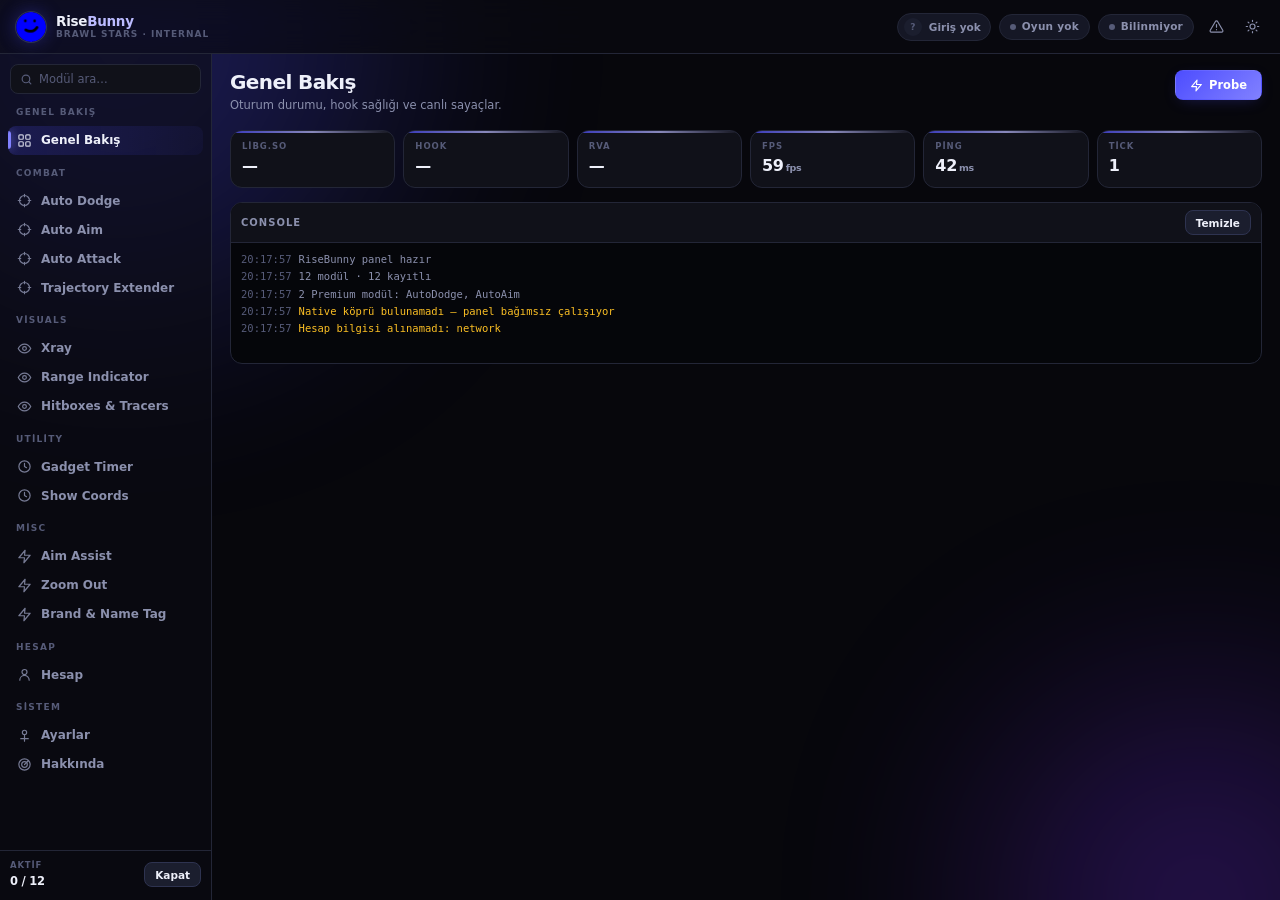
<file: panel.html>
﻿<!DOCTYPE html>
<html lang="tr">
<head>
<meta charset="UTF-8">
<meta name="viewport" content="width=device-width, initial-scale=1, maximum-scale=1, user-scalable=no">
<meta name="theme-color" content="#07070c">
<meta name="robots" content="noindex, nofollow">
<link rel="icon" href="/images/favicon.ico">
<link rel="apple-touch-icon" href="/images/favicon.png">
<title>RiseBunny — Brawl Stars</title>
<style>
:root{
  --bg:#07070c;
  --bg-2:#0c0d14;
  --panel:#101119;
  --panel-2:#151725;
  --panel-3:#1b1e2e;
  --line:#232637;
  --line-2:#2e3350;
  --ink:#eef0fa;
  --muted:#8b90ad;
  --faint:#565b78;
  --brand:#0000ff;
  --brand-2:#4d4dff;
  --brand-3:#8f8fff;
  --brand-glow:rgba(77,77,255,.35);
  --ok:#22c55e;
  --warn:#f59e0b;
  --bad:#ef4444;
  --r-s:8px;
  --r-m:12px;
  --r-l:18px;
  --r-xl:26px;
  --t:cubic-bezier(.4,0,.2,1);
}

*{margin:0;padding:0;box-sizing:border-box}
html,body{height:100%;overflow:hidden}
body{
  font-family:"Inter",system-ui,-apple-system,"Segoe UI",Roboto,sans-serif;
  background:var(--bg);
  color:var(--ink);
  font-size:13px;
  line-height:1.5;
  -webkit-font-smoothing:antialiased;
  user-select:none;
  -webkit-tap-highlight-color:transparent;
}
button{font-family:inherit;font-size:inherit;cursor:pointer;border:none;background:none;color:inherit}
input,select{font-family:inherit;font-size:inherit}

/* ambient background */
.bg-glow{position:fixed;inset:0;pointer-events:none;z-index:0;overflow:hidden}
.bg-glow::before,.bg-glow::after{
  content:'';position:absolute;border-radius:50%;filter:blur(120px);opacity:.28;
}
.bg-glow::before{
  width:520px;height:520px;background:var(--brand);
  top:-220px;left:-140px;animation:drift1 22s ease-in-out infinite;
}
.bg-glow::after{
  width:400px;height:400px;background:#7b2fff;
  bottom:-200px;right:-120px;animation:drift2 28s ease-in-out infinite;
}
@keyframes drift1{0%,100%{transform:translate(0,0)}50%{transform:translate(80px,60px)}}
@keyframes drift2{0%,100%{transform:translate(0,0)}50%{transform:translate(-70px,-50px)}}

/* ============ shell ============ */
.shell{
  position:relative;z-index:1;
  display:grid;
  grid-template-columns:212px minmax(0,1fr);
  grid-template-rows:54px minmax(0,1fr);
  /* Every child is placed explicitly. Without this the browser auto-places
     `main` into the second row's FIRST column, which is why the content was
     rendering at 212px wide inside the sidebar column. */
  grid-template-areas:
    "header header"
    "sidebar main";
  height:100vh;
  height:100dvh;
}

/* ============ header ============ */
.header{
  grid-area:header;
  grid-column:1/-1;
  display:flex;align-items:center;justify-content:space-between;
  padding:0 14px 0 16px;
  border-bottom:1px solid var(--line);
  background:rgba(10,10,16,.72);
  backdrop-filter:blur(18px) saturate(140%);
  -webkit-backdrop-filter:blur(18px) saturate(140%);
  gap:12px;
  min-width:0;
}
.brand{display:flex;align-items:center;gap:10px;min-width:0}
.brand-logo{
  width:30px;height:30px;border-radius:50%;
  object-fit:contain;flex:none;
  box-shadow:0 0 0 1px var(--line-2),0 0 18px var(--brand-glow);
  transition:box-shadow .3s var(--t),transform .3s var(--t);
}
.brand:hover .brand-logo{box-shadow:0 0 0 1px var(--brand-2),0 0 26px var(--brand-glow);transform:rotate(-8deg) scale(1.04)}
.brand-txt{display:flex;flex-direction:column;line-height:1.15;min-width:0}
.brand-name{font-size:13.5px;font-weight:800;letter-spacing:-.02em;white-space:nowrap}
.brand-name b{color:var(--brand-3);font-weight:800}
.brand-sub{font-size:9px;color:var(--faint);font-weight:600;letter-spacing:.11em;text-transform:uppercase;white-space:nowrap}

.header-right{display:flex;align-items:center;gap:8px}
.pill{
  display:inline-flex;align-items:center;gap:6px;
  height:26px;padding:0 10px;border-radius:999px;
  background:var(--panel-2);border:1px solid var(--line);
  font-size:10.5px;font-weight:600;color:var(--muted);
  letter-spacing:.02em;white-space:nowrap;
  transition:border-color .2s var(--t),color .2s var(--t);
}
.pill .dot{width:6px;height:6px;border-radius:50%;background:var(--faint);flex:none;transition:background .25s,box-shadow .25s}
.pill.live{color:var(--ink);border-color:rgba(34,197,94,.35)}
.pill.live .dot{background:var(--ok);box-shadow:0 0 8px var(--ok);animation:blink 2s ease-in-out infinite}
.pill.dead{color:#ffb4b4;border-color:rgba(239,68,68,.35)}
.pill.dead .dot{background:var(--bad);box-shadow:0 0 8px var(--bad)}
@keyframes blink{0%,100%{opacity:1}50%{opacity:.35}}

.icon-btn{
  width:28px;height:28px;border-radius:var(--r-s);
  display:grid;place-items:center;
  color:var(--muted);background:transparent;
  border:1px solid transparent;
  transition:.18s var(--t);
}
.icon-btn:hover{background:var(--panel-2);border-color:var(--line);color:var(--ink)}
.icon-btn.on{background:rgba(77,77,255,.16);border-color:rgba(77,77,255,.4);color:var(--brand-3)}
.icon-btn svg{width:15px;height:15px;stroke:currentColor;fill:none;stroke-width:1.9;stroke-linecap:round;stroke-linejoin:round}

/* ============ account card (site + Discord) ============ */
.acct-card{
  background:linear-gradient(160deg,var(--panel-2),var(--panel));
  border:1px solid var(--line);border-radius:var(--r-l);
  padding:14px;display:flex;gap:12px;align-items:center;
  position:relative;overflow:hidden;
}
.acct-card::after{
  content:'';position:absolute;inset:-40% -30% auto auto;height:150px;width:150px;
  background:radial-gradient(circle,var(--brand-glow),transparent 70%);
  pointer-events:none;opacity:.7;
}
.acct-card.pro{border-color:rgba(245,158,11,.4)}
.acct-card.pro::after{background:radial-gradient(circle,rgba(245,158,11,.28),transparent 70%)}
.acct-pic{
  width:54px;height:54px;border-radius:16px;flex:none;overflow:hidden;
  background:var(--panel-3);border:1px solid var(--line-2);
  display:grid;place-items:center;font-size:20px;font-weight:900;color:var(--faint);
  position:relative;z-index:1;
}
.acct-pic img{width:100%;height:100%;object-fit:cover;display:block}
.acct-card.pro .acct-pic{border-color:rgba(245,158,11,.5);box-shadow:0 0 0 3px rgba(245,158,11,.12)}
.acct-meta{flex:1;min-width:0;position:relative;z-index:1}
.acct-name{font-size:14px;font-weight:800;color:var(--ink);white-space:nowrap;overflow:hidden;text-overflow:ellipsis}
.acct-sub{font-size:10.5px;color:var(--muted);margin-top:2px;white-space:nowrap;overflow:hidden;text-overflow:ellipsis}
.acct-id{
  display:inline-flex;align-items:center;gap:6px;margin-top:7px;
  font-family:ui-monospace,"SF Mono",Consolas,monospace;font-size:10.5px;font-weight:700;
  color:var(--brand-3);background:rgba(77,77,255,.1);border:1px solid rgba(77,77,255,.28);
  border-radius:6px;padding:2px 7px;cursor:pointer;user-select:all;
}
.acct-id:hover{background:rgba(77,77,255,.18)}
.acct-badge{
  margin-left:auto;align-self:flex-start;flex:none;
  font-size:9px;font-weight:900;letter-spacing:.06em;text-transform:uppercase;
  padding:3px 7px;border-radius:5px;
  background:var(--panel-3);border:1px solid var(--line-2);color:var(--muted);
  position:relative;z-index:1;
}
.acct-badge.pro{background:linear-gradient(135deg,#f59e0b,#fbbf24);border-color:#fbbf24;color:#1a1200}
.acct-badge.staff{background:linear-gradient(135deg,#7c3aed,#a78bfa);border-color:#a78bfa;color:#f5f3ff}

/* ============ sidebar ============ */
.sidebar{
  grid-area:sidebar;
  min-width:0;
  border-right:1px solid var(--line);
  background:rgba(12,13,20,.6);
  display:flex;flex-direction:column;
  overflow:hidden;
}
.nav-search{
  padding:10px 10px 6px;
}
.nav-search input{
  width:100%;height:30px;
  background:var(--panel);border:1px solid var(--line);
  border-radius:var(--r-s);
  padding:0 10px 0 28px;color:var(--ink);
  font-size:11.5px;font-weight:500;
  outline:none;
  background-image:url("data:image/svg+xml;utf8,<svg xmlns='http://www.w3.org/2000/svg' viewBox='0 0 24 24' fill='none' stroke='%23565b78' stroke-width='2.2' stroke-linecap='round'><circle cx='11' cy='11' r='7'/><path d='m20 20-3.5-3.5'/></svg>");
  background-repeat:no-repeat;
  background-position:9px 50%;
  background-size:13px;
  transition:.18s var(--t);
}
.nav-search input::placeholder{color:var(--faint)}
.nav-search input:focus{border-color:var(--brand-2);box-shadow:0 0 0 3px rgba(77,77,255,.12)}

.nav-list{flex:1;overflow-y:auto;padding:4px 8px 12px}
.nav-list::-webkit-scrollbar{width:6px}
.nav-list::-webkit-scrollbar-thumb{background:var(--line-2);border-radius:99px}
.nav-list::-webkit-scrollbar-track{background:transparent}

.nav-group{margin-top:12px}
.nav-group:first-child{margin-top:2px}
.nav-label{
  font-size:9px;font-weight:800;letter-spacing:.14em;
  text-transform:uppercase;color:var(--faint);
  padding:0 8px 6px;
}
.nav-item{
  position:relative;
  display:flex;align-items:center;gap:9px;
  width:100%;padding:7px 9px;
  border-radius:var(--r-s);
  color:var(--muted);font-weight:600;font-size:12px;
  text-align:left;
  transition:.16s var(--t);
  overflow:hidden;
}
.nav-item .ico{
  width:15px;height:15px;flex:none;
  stroke:currentColor;fill:none;stroke-width:1.9;
  stroke-linecap:round;stroke-linejoin:round;
  opacity:.85;
}
.nav-item .lbl{flex:1;white-space:nowrap;overflow:hidden;text-overflow:ellipsis}
.nav-item .cnt{
  font-size:9.5px;font-weight:800;
  color:var(--faint);
  background:var(--panel-2);
  padding:1px 5px;border-radius:99px;
  min-width:16px;text-align:center;
  transition:.16s var(--t);
}
.nav-item:hover{background:var(--panel-2);color:var(--ink)}
.nav-item:hover .cnt{color:var(--muted)}
.nav-item.active{
  background:linear-gradient(90deg,rgba(77,77,255,.2),rgba(77,77,255,.06));
  color:var(--ink);
}
.nav-item.active::before{
  content:'';position:absolute;left:0;top:20%;bottom:20%;
  width:2.5px;border-radius:0 3px 3px 0;background:var(--brand-2);
  box-shadow:0 0 10px var(--brand-2);
}
.nav-item.active .cnt{background:rgba(77,77,255,.25);color:var(--brand-3)}
.nav-item[data-kill="1"] .ico{color:var(--bad)}
.nav-item[data-kill="1"].active{background:linear-gradient(90deg,rgba(239,68,68,.18),rgba(239,68,68,.04))}
.nav-item[data-kill="1"].active::before{background:var(--bad);box-shadow:0 0 10px var(--bad)}

.side-foot{
  padding:8px 10px 10px;
  border-top:1px solid var(--line);
  display:flex;align-items:center;gap:8px;
}
.side-foot .stat{flex:1;min-width:0}
.side-foot .stat-k{font-size:8.5px;font-weight:800;letter-spacing:.1em;text-transform:uppercase;color:var(--faint)}
.side-foot .stat-v{font-size:11.5px;font-weight:700;font-variant-numeric:tabular-nums}

/* ============ main ============ */
.main{
  grid-area:main;
  min-width:0;
  overflow-y:auto;overflow-x:hidden;position:relative
}
.main::-webkit-scrollbar{width:8px}
.main::-webkit-scrollbar-thumb{background:var(--line-2);border-radius:99px;border:2px solid var(--bg)}
.main::-webkit-scrollbar-track{background:transparent}

.page{padding:16px 18px 40px;display:none;animation:fadeUp .28s var(--t)}
.page.on{display:block}
@keyframes fadeUp{from{opacity:0;transform:translateY(6px)}to{opacity:1;transform:none}}

/* Nav jumps to a module; the card pulses once so the eye lands on it.
   The pulse is a separate ring layer so it never fights the card's own
   box-shadow (which is defined per-state and would be overwritten). */
.card.flash::after{
  content:'';position:absolute;inset:0;border-radius:inherit;
  pointer-events:none;
  box-shadow:inset 0 0 0 2px var(--brand-2);
  animation:cardFlash .9s var(--t) forwards;
}
@keyframes cardFlash{
  0%{opacity:1}
  100%{opacity:0}
}

.page-head{
  display:flex;align-items:flex-start;justify-content:space-between;
  gap:14px;margin-bottom:16px;flex-wrap:wrap;
}
.page-title{font-size:20px;font-weight:800;letter-spacing:-.03em;line-height:1.2}
.page-desc{font-size:11.5px;color:var(--muted);margin-top:3px;max-width:560px}

/* master switch */
.master{
  display:flex;align-items:center;gap:10px;
  background:var(--panel);border:1px solid var(--line);
  border-radius:var(--r-m);padding:8px 12px 8px 10px;
  flex:none;
}
.master-lbl{font-size:10px;font-weight:800;letter-spacing:.1em;text-transform:uppercase;color:var(--muted)}

/* ============ switch ============ */
.sw{
  position:relative;width:38px;height:21px;flex:none;
  border-radius:99px;
  background:var(--panel-3);
  border:1px solid var(--line-2);
  transition:.22s var(--t);
  cursor:pointer;
}
.sw::after{
  content:'';position:absolute;top:2px;left:2px;
  width:15px;height:15px;border-radius:50%;
  background:var(--faint);
  transition:.22s var(--t);
}
.sw:hover{border-color:var(--brand-2)}
.sw.on{background:linear-gradient(135deg,var(--brand),var(--brand-2));border-color:transparent;box-shadow:0 0 14px var(--brand-glow)}
.sw.on::after{left:19px;background:#fff;box-shadow:0 1px 4px rgba(0,0,0,.4)}
.sw.sm{width:30px;height:17px}
.sw.sm::after{width:11px;height:11px}
.sw.sm.on::after{left:14px}

/* ============ cards ============ */
.grid{display:grid;gap:10px;grid-template-columns:repeat(auto-fill,minmax(268px,1fr))}

.card{
  position:relative;
  background:linear-gradient(170deg,var(--panel) 0%,var(--bg-2) 100%);
  border:1px solid var(--line);
  border-radius:var(--r-m);
  overflow:hidden;
  transition:border-color .22s var(--t),transform .22s var(--t),box-shadow .22s var(--t);
}
.card::after{
  content:'';position:absolute;inset:0;pointer-events:none;
  border-radius:inherit;
  background:radial-gradient(120% 90% at 0% 0%,rgba(77,77,255,.09),transparent 62%);
  opacity:0;transition:opacity .28s var(--t);
}
.card:hover{border-color:var(--line-2);transform:translateY(-1px);box-shadow:0 8px 26px -14px rgba(0,0,0,.9)}
.card:hover::after{opacity:1}
.card.on{border-color:rgba(77,77,255,.42);box-shadow:0 0 0 1px rgba(77,77,255,.14),0 10px 32px -18px var(--brand)}
.card.on::after{opacity:1}
.card[data-kill="1"].on{border-color:rgba(239,68,68,.5);box-shadow:0 0 0 1px rgba(239,68,68,.16),0 10px 32px -18px var(--bad)}

.card-head{
  display:flex;align-items:center;gap:9px;
  padding:11px 12px;
  cursor:pointer;
}
/* Locked cards carry a badge pinned to the top-right corner; the header keeps
   its controls clear of it. The badge sits left of the switch, so only the
   switch needs the extra room -- the name gets the rest. */
.card.locked .card-head{padding-right:12px;gap:7px}
.card.locked .card-meta{padding-right:26px}
.card-ico{
  width:30px;height:30px;flex:none;
  border-radius:9px;
  display:grid;place-items:center;
  background:var(--panel-3);
  border:1px solid var(--line-2);
  color:var(--muted);
  transition:.22s var(--t);
}
.card-ico svg{width:15px;height:15px;stroke:currentColor;fill:none;stroke-width:1.9;stroke-linecap:round;stroke-linejoin:round}
.card.on .card-ico{
  background:linear-gradient(135deg,rgba(0,0,255,.35),rgba(77,77,255,.16));
  border-color:rgba(77,77,255,.45);
  color:var(--brand-3);
  box-shadow:0 0 14px -2px var(--brand-glow);
}
.card[data-kill="1"].on .card-ico{
  background:linear-gradient(135deg,rgba(239,68,68,.32),rgba(239,68,68,.1));
  border-color:rgba(239,68,68,.45);color:#ff9090;box-shadow:0 0 14px -2px rgba(239,68,68,.5);
}
.card-meta{flex:1;min-width:0}
.card-name{font-size:12.5px;font-weight:700;letter-spacing:-.01em;display:flex;align-items:center;gap:6px;flex-wrap:wrap;line-height:1.25;min-width:0}
/* The crown is a fixed emblem, never a wrap victim: keep it on the same line
   as the module name and let the name truncate instead. */
.card-name > .crown{flex:none}
.card-name .nm{white-space:nowrap;overflow:hidden;text-overflow:ellipsis;min-width:0}
.card-tag{
  font-size:8px;font-weight:800;letter-spacing:.08em;text-transform:uppercase;
  padding:1px 5px;border-radius:4px;
  background:rgba(245,158,11,.16);color:var(--warn);
  border:1px solid rgba(245,158,11,.3);
}
.card-tag.risk{background:rgba(239,68,68,.14);color:#ff9090;border-color:rgba(239,68,68,.32)}
.card-tag.pro{background:rgba(77,77,255,.16);color:var(--brand-3);border-color:rgba(77,77,255,.32)}
.card-desc{font-size:10.5px;color:var(--muted);margin-top:1px;white-space:nowrap;overflow:hidden;text-overflow:ellipsis}

/* A locked card shows only its header plus the premium strip. The settings
   body is display:none, but the strip's margin-bottom still recedes the card
   box, so the strip owns the bottom padding instead. */
.card.locked{padding-bottom:0}

.card-body{
  display:none;
  padding:0 12px 12px;
  border-top:1px solid var(--line);
  margin-top:0;
  padding-top:10px;
}
.card.open .card-body{display:block;animation:slideDown .24s var(--t)}
@keyframes slideDown{from{opacity:0;transform:translateY(-4px)}to{opacity:1;transform:none}}

/* Expando affordance: an explicit chevron, so the settings body is not a
   hidden click target users have to discover. */
.chev{
  width:16px;height:16px;flex:none;display:grid;place-items:center;
  color:var(--faint);transition:transform .2s var(--t),color .2s var(--t);
}
.chev svg{width:13px;height:13px;stroke:currentColor;fill:none;stroke-width:2.2;stroke-linecap:round;stroke-linejoin:round}
.card.open .chev{transform:rotate(180deg);color:var(--muted)}
.card-head:hover .chev{color:var(--muted)}
.card.locked .chev{display:none}

.row{
  display:flex;align-items:center;justify-content:space-between;
  gap:10px;padding:5px 0;
}
.row-k{font-size:11px;color:var(--muted);font-weight:500;flex:1;min-width:0}
.row-v{
  font-size:10.5px;font-weight:700;font-variant-numeric:tabular-nums;
  color:var(--ink);background:var(--panel-3);
  padding:2px 7px;border-radius:5px;border:1px solid var(--line-2);
  min-width:36px;text-align:center;
}

/* range */
.range{
  -webkit-appearance:none;appearance:none;
  width:100%;height:22px;background:transparent;outline:none;
  cursor:pointer;
}
.range::-webkit-slider-runnable-track{
  height:4px;border-radius:99px;
  background:linear-gradient(90deg,var(--brand-2) var(--pct,50%),var(--panel-3) var(--pct,50%));
}
.range::-webkit-slider-thumb{
  -webkit-appearance:none;appearance:none;
  width:13px;height:13px;border-radius:50%;
  background:#fff;border:2px solid var(--brand-2);
  margin-top:-4.5px;
  box-shadow:0 0 10px var(--brand-glow);
  transition:transform .16s var(--t);
}
.range:hover::-webkit-slider-thumb{transform:scale(1.15)}
.range:active::-webkit-slider-thumb{transform:scale(1.25)}

/* select */
.select{
  background:var(--panel-3);border:1px solid var(--line-2);
  border-radius:6px;color:var(--ink);
  font-size:10.5px;font-weight:600;
  padding:4px 22px 4px 7px;
  outline:none;cursor:pointer;
  appearance:none;-webkit-appearance:none;
  background-image:url("data:image/svg+xml;utf8,<svg xmlns='http://www.w3.org/2000/svg' viewBox='0 0 24 24' fill='none' stroke='%238b90ad' stroke-width='2.6' stroke-linecap='round'><path d='m6 9 6 6 6-6'/></svg>");
  background-repeat:no-repeat;background-position:right 5px center;background-size:10px;
  transition:.18s var(--t);
}
.select:hover{border-color:var(--brand-2)}
.select:focus{border-color:var(--brand-2);box-shadow:0 0 0 2px rgba(77,77,255,.14)}

/* color */
.color{
  -webkit-appearance:none;appearance:none;
  width:24px;height:20px;border:none;border-radius:5px;
  background:transparent;cursor:pointer;padding:0;
}
.color::-webkit-color-swatch-wrapper{padding:0}
.color::-webkit-color-swatch{border:1px solid var(--line-2);border-radius:5px}

/* keybind */
.kb{
  font-size:10px;font-weight:800;letter-spacing:.05em;
  padding:3px 8px;border-radius:5px;
  background:var(--panel-3);border:1px solid var(--line-2);
  color:var(--muted);cursor:pointer;
  font-family:ui-monospace,"SF Mono",Consolas,monospace;
  transition:.16s var(--t);
  min-width:40px;text-align:center;
}
.kb:hover{border-color:var(--brand-2);color:var(--ink)}
.kb.wait{border-color:var(--brand-2);color:var(--brand-3);animation:pulse 1s ease-in-out infinite}
@keyframes pulse{0%,100%{box-shadow:0 0 0 0 rgba(77,77,255,.4)}50%{box-shadow:0 0 0 4px rgba(77,77,255,0)}}

/* ============ stats bar ============ */
.stats{
  display:grid;grid-template-columns:repeat(auto-fit,minmax(110px,1fr));
  gap:8px;margin-bottom:14px;
}
.stat-card{
  background:var(--panel);border:1px solid var(--line);
  border-radius:var(--r-m);padding:9px 11px;
  position:relative;overflow:hidden;
}
.stat-card::before{
  content:'';position:absolute;top:0;left:0;right:0;height:2px;
  background:linear-gradient(90deg,var(--brand),var(--brand-3),transparent);
  opacity:.7;
}
.stat-k{font-size:8.5px;font-weight:800;letter-spacing:.11em;text-transform:uppercase;color:var(--faint)}
.stat-v{font-size:16px;font-weight:800;letter-spacing:-.02em;margin-top:1px;font-variant-numeric:tabular-nums}
.stat-v small{font-size:9.5px;font-weight:700;color:var(--muted);margin-left:2px}

/* ============ hud preview ============ */
.hud-demo{
  margin-top:14px;
  border:1px solid var(--line);border-radius:var(--r-l);
  background:linear-gradient(160deg,#0a0c14,#06070b);
  padding:14px;position:relative;overflow:hidden;
}
.hud-demo::before{
  content:'';position:absolute;inset:0;
  background-image:
    linear-gradient(rgba(77,77,255,.06) 1px,transparent 1px),
    linear-gradient(90deg,rgba(77,77,255,.06) 1px,transparent 1px);
  background-size:26px 26px;
  mask-image:radial-gradient(circle at 50% 50%,#000 30%,transparent 75%);
}
.hud-demo-in{position:relative;height:170px;display:grid;place-items:center}
.hud-ring{
  position:absolute;border-radius:50%;
  border:1.5px solid rgba(77,77,255,.45);
  box-shadow:0 0 20px -6px var(--brand);
}
.hud-ring.r1{width:80px;height:80px}
.hud-ring.r2{width:130px;height:130px;border-style:dashed;opacity:.5;border-color:rgba(139,139,255,.5)}
.hud-ring.r3{width:180px;height:180px;opacity:.22;border-color:rgba(239,68,68,.7)}
.hud-me{
  width:16px;height:16px;border-radius:50%;
  background:var(--ok);box-shadow:0 0 18px var(--ok);
  position:relative;z-index:2;
}
.hud-enemy{
  position:absolute;width:11px;height:11px;border-radius:50%;
  background:var(--bad);box-shadow:0 0 14px var(--bad);
  animation:orbit 9s linear infinite;
}
.hud-enemy.e2{animation-duration:13s;animation-direction:reverse;top:30%;left:60%}
.hud-enemy.e3{animation-duration:17s;top:64%;left:38%}
@keyframes orbit{
  0%{transform:translate(60px,0)}
  25%{transform:translate(0,60px)}
  50%{transform:translate(-60px,0)}
  75%{transform:translate(0,-60px)}
  100%{transform:translate(60px,0)}
}
.hud-demo-lbl{
  position:absolute;bottom:8px;left:12px;
  font-size:9px;font-weight:800;letter-spacing:.12em;
  text-transform:uppercase;color:var(--faint);
}

/* ============ console ============ */
.console{
  margin-top:14px;
  background:#05060a;border:1px solid var(--line);
  border-radius:var(--r-m);overflow:hidden;
}
.console-head{
  display:flex;align-items:center;gap:8px;
  padding:7px 10px;border-bottom:1px solid var(--line);
  background:var(--panel);
}
.console-head .t{font-size:10px;font-weight:800;letter-spacing:.1em;text-transform:uppercase;color:var(--muted);flex:1}
.console-body{
  height:120px;overflow-y:auto;padding:8px 10px;
  font-family:ui-monospace,"SF Mono",Consolas,monospace;
  font-size:10.5px;line-height:1.65;
}
.console-body::-webkit-scrollbar{width:5px}
.console-body::-webkit-scrollbar-thumb{background:var(--line-2);border-radius:99px}
.log{display:flex;gap:7px;white-space:pre-wrap;word-break:break-word}
.log .ts{color:var(--faint);flex:none}
.log.info .msg{color:var(--muted)}
.log.ok .msg{color:#5eeaa0}
.log.warn .msg{color:#fbbf24}
.log.err .msg{color:#ff7b7b}

/* ============ settings page ============ */
.sec{
  background:var(--panel);border:1px solid var(--line);
  border-radius:var(--r-m);padding:12px 14px;margin-bottom:10px;
}
.sec-title{
  font-size:10px;font-weight:800;letter-spacing:.11em;text-transform:uppercase;
  color:var(--muted);margin-bottom:9px;display:flex;align-items:center;gap:7px;
}
.sec-title::after{content:'';flex:1;height:1px;background:var(--line)}
.sec .row{padding:6px 0}
.sec .row+.row{border-top:1px solid rgba(35,38,55,.55)}

/* buttons */
.btn{
  display:inline-flex;align-items:center;justify-content:center;gap:6px;
  height:30px;padding:0 14px;border-radius:var(--r-s);
  font-size:11.5px;font-weight:700;
  background:var(--panel-3);border:1px solid var(--line-2);
  color:var(--ink);transition:.18s var(--t);
}
.btn:hover{border-color:var(--brand-2);background:var(--panel-2)}
.btn.primary{
  background:linear-gradient(135deg,var(--brand),var(--brand-2));
  border-color:transparent;color:#fff;
  box-shadow:0 4px 16px -6px var(--brand-glow);
}
.btn.primary:hover{box-shadow:0 6px 22px -6px var(--brand);transform:translateY(-1px)}
.btn.danger{background:rgba(239,68,68,.14);border-color:rgba(239,68,68,.35);color:#ff9090}
.btn.danger:hover{background:rgba(239,68,68,.22)}
.btn.sm{height:25px;padding:0 10px;font-size:10.5px}
.btn svg{width:13px;height:13px;stroke:currentColor;fill:none;stroke-width:2;stroke-linecap:round;stroke-linejoin:round}

.btn-row{display:flex;gap:8px;flex-wrap:wrap;margin-top:10px}

/* about */
.about{
  display:flex;gap:16px;align-items:flex-start;
  background:linear-gradient(150deg,rgba(0,0,255,.16),rgba(77,77,255,.04) 55%,transparent);
  border:1px solid rgba(77,77,255,.26);
  border-radius:var(--r-l);padding:16px;margin-bottom:14px;
}
.about-logo{
  width:54px;height:54px;border-radius:50%;flex:none;
  box-shadow:0 0 0 1px rgba(77,77,255,.4),0 0 30px -6px var(--brand);
}
.about h3{font-size:16px;font-weight:800;letter-spacing:-.02em}
.about h3 span{color:var(--brand-3)}
.about p{font-size:11.5px;color:var(--muted);margin-top:3px;line-height:1.6}
.about .ver{
  display:inline-block;margin-top:8px;
  font-size:9.5px;font-weight:800;letter-spacing:.06em;
  padding:3px 8px;border-radius:99px;
  background:rgba(77,77,255,.18);border:1px solid rgba(77,77,255,.35);
  color:var(--brand-3);
}

/* ============ toast ============ */
.toast-wrap{
  position:fixed;bottom:16px;left:50%;transform:translateX(-50%);
  z-index:900;display:flex;flex-direction:column;gap:7px;align-items:center;
  pointer-events:none;
}
.toast{
  display:flex;align-items:center;gap:8px;
  padding:8px 14px;border-radius:99px;
  background:rgba(21,23,37,.96);
  border:1px solid var(--line-2);
  backdrop-filter:blur(14px);
  font-size:11.5px;font-weight:700;
  box-shadow:0 10px 34px -10px rgba(0,0,0,.9);
  animation:toastIn .26s var(--t);
  white-space:nowrap;
}
.toast.out{animation:toastOut .22s var(--t) forwards}
.toast .dot{width:6px;height:6px;border-radius:50%;background:var(--brand-2);box-shadow:0 0 8px var(--brand-2)}
.toast.ok .dot{background:var(--ok);box-shadow:0 0 8px var(--ok)}
.toast.bad .dot{background:var(--bad);box-shadow:0 0 8px var(--bad)}
@keyframes toastIn{from{opacity:0;transform:translateY(10px) scale(.96)}to{opacity:1;transform:none}}
@keyframes toastOut{to{opacity:0;transform:translateY(-6px) scale(.97)}}

/* conflict banner */
.conflict{
  display:none;align-items:center;gap:9px;
  padding:9px 12px;margin-bottom:12px;
  border-radius:var(--r-m);
  background:rgba(245,158,11,.1);
  border:1px solid rgba(245,158,11,.32);
  font-size:11px;font-weight:600;color:#fcd34d;
}
.conflict.show{display:flex}
.conflict svg{width:15px;height:15px;flex:none;stroke:currentColor;fill:none;stroke-width:2;stroke-linecap:round;stroke-linejoin:round}

/* ============ premium ============ */
.card.locked .card-head{cursor:pointer}
.card.locked{opacity:1}
.card.locked .card-ico{
  background:linear-gradient(135deg,rgba(245,158,11,.16),rgba(245,158,11,.04));
  border-color:rgba(245,158,11,.3);color:var(--warn);
}
.card.locked .card-desc{color:var(--faint)}
.card.locked .card-body{display:none !important}

.crown{
  display:inline-flex;align-items:center;gap:3px;
  font-size:7.5px;font-weight:900;letter-spacing:.09em;
  padding:1.5px 5px;border-radius:4px;
  background:linear-gradient(135deg,#f59e0b,#fbbf24);
  color:#1a1200;
  box-shadow:0 0 10px -2px rgba(245,158,11,.7);
}
.crown svg{width:8px;height:8px;stroke:#1a1200;fill:#1a1200;stroke-width:2.4;stroke-linejoin:round}

.lock-badge{
  position:absolute;top:14px;right:56px;
  width:19px;height:19px;border-radius:6px;
  display:grid;place-items:center;
  background:rgba(245,158,11,.16);
  border:1px solid rgba(245,158,11,.34);
  color:var(--warn);
  z-index:3;
  pointer-events:none;
}
.lock-badge svg{width:10px;height:10px;stroke:currentColor;fill:none;stroke-width:2.2;stroke-linecap:round;stroke-linejoin:round}

/* A locked switch is a call to action, not a disabled control. It is rendered
   as a real <button> so keyboard and screen-reader users get it for free; the
   tint marks it as an upsell rather than an enabled toggle. */
.sw[data-premium-cta]{
  display:block;padding:0;
  background:linear-gradient(135deg,rgba(245,158,11,.22),rgba(245,158,11,.08));
  border-color:rgba(245,158,11,.45);
  cursor:pointer;
}
.sw[data-premium-cta]::after{background:var(--warn);left:2px}
.sw[data-premium-cta]:hover{border-color:var(--warn);box-shadow:0 0 12px -2px rgba(245,158,11,.6)}
.sw[data-premium-cta]:focus-visible{outline:2px solid var(--warn);outline-offset:2px}

/* premium banner inside a locked card */
.premium-strip{
  display:flex;align-items:center;gap:9px;
  padding:9px 11px;margin:0 12px 12px;
  border-radius:9px;
  background:linear-gradient(135deg,rgba(245,158,11,.13),rgba(245,158,11,.03));
  border:1px solid rgba(245,158,11,.28);
}
.premium-strip .ps-txt{flex:1;min-width:0}
.premium-strip .ps-t{font-size:10.5px;font-weight:800;color:#fcd34d;letter-spacing:.01em}
.premium-strip .ps-s{font-size:9.5px;color:var(--faint);margin-top:1px}
.premium-strip .ps-btn{
  flex:none;height:23px;padding:0 10px;border-radius:6px;
  background:linear-gradient(135deg,#f59e0b,#fbbf24);
  color:#1a1200;font-size:10px;font-weight:900;letter-spacing:.02em;
  transition:.16s var(--t);
}
.premium-strip .ps-btn:hover{filter:brightness(1.1);transform:translateY(-1px)}

/* account chip in header */
.acct{
  display:inline-flex;align-items:center;gap:7px;
  height:28px;padding:0 9px 0 6px;border-radius:999px;
  background:var(--panel-2);border:1px solid var(--line);
  font-size:10.5px;font-weight:700;color:var(--muted);
  transition:.18s var(--t);white-space:nowrap;
}
.acct:hover{border-color:var(--line-2);color:var(--ink)}
.acct.pro{border-color:rgba(245,158,11,.45);background:linear-gradient(135deg,rgba(245,158,11,.14),var(--panel-2));color:#fcd34d}
.acct .av{width:18px;height:18px;border-radius:50%;background:var(--panel-3);display:grid;place-items:center;flex:none;font-size:9px;font-weight:900;color:var(--faint)}
.acct.pro .av{background:linear-gradient(135deg,#f59e0b,#fbbf24);color:#1a1200}
.acct .nick{max-width:88px;overflow:hidden;text-overflow:ellipsis}

/* modal */
.modal-wrap{
  position:fixed;inset:0;z-index:800;
  display:none;align-items:center;justify-content:center;
  padding:18px;
  background:rgba(4,4,8,.72);
  backdrop-filter:blur(8px);-webkit-backdrop-filter:blur(8px);
}
.modal-wrap.show{display:flex;animation:fadeUp .2s var(--t)}
.modal{
  width:100%;max-width:392px;
  background:linear-gradient(170deg,var(--panel) 0%,var(--bg-2) 100%);
  border:1px solid var(--line-2);border-radius:var(--r-l);
  box-shadow:0 30px 70px -24px #000,0 0 0 1px rgba(245,158,11,.1);
  overflow:hidden;
  animation:modalIn .26s var(--t);
}
@keyframes modalIn{from{opacity:0;transform:translateY(12px) scale(.97)}to{opacity:1;transform:none}}
.modal-head{
  padding:16px 16px 0;
  display:flex;align-items:flex-start;gap:11px;
}
.modal-crown{
  width:36px;height:36px;border-radius:11px;flex:none;
  display:grid;place-items:center;
  background:linear-gradient(135deg,#f59e0b,#fbbf24);
  box-shadow:0 0 22px -4px rgba(245,158,11,.8);
}
.modal-crown svg{width:18px;height:18px;stroke:#1a1200;fill:#1a1200;stroke-width:2;stroke-linejoin:round}
.modal-title{font-size:14.5px;font-weight:800;letter-spacing:-.02em;line-height:1.25}
.modal-sub{font-size:10.5px;color:var(--muted);margin-top:2px;line-height:1.55}
.modal-body{padding:14px 16px 16px}

.modal-close{
  position:absolute;top:11px;right:11px;
  width:24px;height:24px;border-radius:7px;
  display:grid;place-items:center;color:var(--faint);
  transition:.16s var(--t);
}
.modal-close:hover{background:var(--panel-3);color:var(--ink)}
.modal-close svg{width:13px;height:13px;stroke:currentColor;fill:none;stroke-width:2.4;stroke-linecap:round}
.modal{position:relative}

/* device flow */
.devcode{
  display:flex;align-items:center;justify-content:center;gap:5px;
  margin:12px 0;
  font-family:ui-monospace,"SF Mono",Consolas,monospace;
}
.devcode span{
  width:30px;height:38px;border-radius:7px;
  background:var(--panel-3);border:1px solid var(--line-2);
  display:grid;place-items:center;
  font-size:17px;font-weight:800;color:var(--brand-3);
  box-shadow:0 0 14px -8px var(--brand);
}
.modal-note{
  font-size:10px;color:var(--faint);text-align:center;line-height:1.65;
}
.modal-note b{color:var(--muted)}

.modal-actions{display:flex;gap:8px;margin-top:13px}
.modal-actions .btn{flex:1;height:33px;font-size:11.5px}

.spin{
  width:12px;height:12px;border-radius:50%;
  border:2px solid rgba(77,77,255,.25);
  border-top-color:var(--brand-2);
  animation:sp .7s linear infinite;
  display:inline-block;
}
@keyframes sp{to{transform:rotate(360deg)}}

.crown-note{
  display:flex;align-items:center;gap:7px;
  margin-top:10px;padding:7px 10px;border-radius:8px;
  background:rgba(245,158,11,.08);border:1px solid rgba(245,158,11,.24);
  font-size:10px;color:#fcd34d;font-weight:600;
}

/* empty */
.empty{
  display:none;flex-direction:column;align-items:center;justify-content:center;
  padding:50px 20px;color:var(--faint);gap:8px;text-align:center;
}
.empty.show{display:flex}
.empty svg{width:34px;height:34px;stroke:currentColor;fill:none;stroke-width:1.5;stroke-linecap:round}
.empty b{color:var(--muted);font-size:12.5px;font-weight:700}
.empty span{font-size:11px;max-width:280px;line-height:1.6}

/* ============ mobile ============ */
@media (max-width:860px){
  .shell{
    grid-template-columns:minmax(0,1fr);
    grid-template-rows:52px minmax(0,1fr);
    grid-template-areas:
      "header"
      "main";
  }
  .sidebar{
    grid-area:auto;
    position:fixed;inset:52px auto 0 0;width:236px;z-index:400;
    transform:translateX(-100%);
    transition:transform .28s var(--t);
    background:var(--bg-2);
    box-shadow:14px 0 40px -20px #000;
  }
  .sidebar.open{transform:none}
  .scrim{
    position:fixed;inset:52px 0 0 0;z-index:399;
    background:rgba(0,0,0,.6);backdrop-filter:blur(3px);
    opacity:0;pointer-events:none;transition:opacity .26s var(--t);
  }
  .scrim.show{opacity:1;pointer-events:auto}
  .menu-btn{display:grid !important}
  .brand-sub{display:none}
  .header-right .pill:not(.live):not(.dead){display:none}
  .page{padding:12px 12px 40px}
  .grid{grid-template-columns:1fr}
  .page-title{font-size:17px}
  .about{flex-direction:column;gap:12px}
}
.menu-btn{display:none}

@media (max-width:420px){
  .brand-name{font-size:12px}
  .master{padding:6px 9px 6px 8px}
  .master-lbl{font-size:9px}
}

/* scrollbar firefox */
.main,.nav-list,.console-body{scrollbar-width:thin;scrollbar-color:var(--line-2) transparent}
</style>
</head>
<body>

<div class="bg-glow"></div>

<div class="shell">

  <!-- ================= HEADER ================= -->
  <header class="header">
    <div style="display:flex;align-items:center;gap:8px;min-width:0">
      <button class="icon-btn menu-btn" id="menuBtn" aria-label="Menu">
        <svg viewBox="0 0 24 24"><path d="M4 7h16M4 12h16M4 17h16"/></svg>
      </button>
      <div class="brand">
        <img class="brand-logo" src="/images/favicon.png" alt="RiseBunny">
        <div class="brand-txt">
          <div class="brand-name">Rise<b>Bunny</b></div>
          <div class="brand-sub">Brawl Stars · Internal</div>
        </div>
      </div>
    </div>

    <div class="header-right">
      <button class="acct" id="acctChip" title="Hesap">
        <span class="av" id="acctAv">?</span>
        <span class="nick" id="acctNick">Giriş yok</span>
      </button>
      <div class="pill" id="pillGame">
        <span class="dot"></span><span id="pillGameTxt">Oyun yok</span>
      </div>
      <div class="pill" id="pillHook">
        <span class="dot"></span><span id="pillHookTxt">Bağlanmadı</span>
      </div>
      <button class="icon-btn" id="btnPanic" title="Panic — tümünü kapat">
        <svg viewBox="0 0 24 24"><path d="M12 9v4M12 17h.01M10.3 3.9 2 18a2 2 0 0 0 1.7 3h16.6a2 2 0 0 0 1.7-3L13.7 3.9a2 2 0 0 0-3.4 0Z"/></svg>
      </button>
      <button class="icon-btn" id="btnTheme" title="Tema">
        <svg viewBox="0 0 24 24"><circle cx="12" cy="12" r="4"/><path d="M12 2v2M12 20v2M4.9 4.9l1.4 1.4M17.7 17.7l1.4 1.4M2 12h2M20 12h2M4.9 19.1l1.4-1.4M17.7 6.3l1.4-1.4"/></svg>
      </button>
    </div>
  </header>

  <!-- ================= SIDEBAR ================= -->
  <aside class="sidebar" id="sidebar">
    <div class="nav-search">
      <input id="navSearch" type="text" placeholder="Modül ara…" autocomplete="off" spellcheck="false">
    </div>
    <nav class="nav-list" id="navList"></nav>
    <div class="side-foot">
      <div class="stat">
        <div class="stat-k">Aktif</div>
        <div class="stat-v"><span id="footActive">0</span> / <span id="footTotal">0</span></div>
      </div>
      <button class="btn sm" id="btnAllOff">Kapat</button>
    </div>
  </aside>
  <div class="scrim" id="scrim"></div>

  <!-- ================= MAIN ================= -->
  <main class="main" id="main">

    <!-- ---------- COMBAT ---------- -->
    <section class="page on" id="page-combat">
      <div class="page-head">
        <div>
          <h1 class="page-title">Combat</h1>
          <p class="page-desc">Nişan, kaçınma ve saldırı otomasyonu. Sunucu doğrulaması olan hiçbir şey burada değil — hepsi istemci tarafında tahmin edilebilir davranış.</p>
        </div>
        <div class="master">
          <span class="master-lbl">Combat</span>
          <div class="sw" data-master="combat" role="switch" tabindex="0"></div>
        </div>
      </div>
      <div class="grid" data-grid="combat"></div>
    </section>

    <!-- ---------- VISUALS ---------- -->
    <section class="page" id="page-visuals">
      <div class="page-head">
        <div>
          <h1 class="page-title">Visuals</h1>
          <p class="page-desc">Sadece ekranda görünen katman. Oyun mantığına dokunmaz, render aşamasında çizer.</p>
        </div>
        <div class="master">
          <span class="master-lbl">Visuals</span>
          <div class="sw" data-master="visuals" role="switch" tabindex="0"></div>
        </div>
      </div>
      <div class="grid" data-grid="visuals"></div>

      <div class="hud-demo">
        <div class="hud-demo-in">
          <div class="hud-ring r3"></div>
          <div class="hud-ring r2"></div>
          <div class="hud-ring r1"></div>
          <div class="hud-me"></div>
          <div class="hud-enemy"></div>
          <div class="hud-enemy e2"></div>
          <div class="hud-enemy e3"></div>
        </div>
        <span class="hud-demo-lbl">Overlay önizleme</span>
      </div>
    </section>

    <!-- ---------- UTILITY ---------- -->
    <section class="page" id="page-utility">
      <div class="page-head">
        <div>
          <h1 class="page-title">Utility</h1>
          <p class="page-desc">Bilgi katmanı ve yardımcılar. Kimseyi öldürmez, sadece sana ne olduğunu söyler.</p>
        </div>
        <div class="master">
          <span class="master-lbl">Utility</span>
          <div class="sw" data-master="utility" role="switch" tabindex="0"></div>
        </div>
      </div>
      <div class="grid" data-grid="utility"></div>
    </section>

    <!-- ---------- MISC ---------- -->
    <section class="page" id="page-misc">
      <div class="page-head">
        <div>
          <h1 class="page-title">Misc</h1>
          <p class="page-desc">Küçük dokunuşlar — kontrol hissi, kamera, giriş.</p>
        </div>
        <div class="master">
          <span class="master-lbl">Misc</span>
          <div class="sw" data-master="misc" role="switch" tabindex="0"></div>
        </div>
      </div>
      <div class="grid" data-grid="misc"></div>
    </section>

    <!-- ---------- OVERVIEW ---------- -->
    <section class="page" id="page-overview">
      <div class="page-head">
        <div>
          <h1 class="page-title">Genel Bakış</h1>
          <p class="page-desc">Oturum durumu, hook sağlığı ve canlı sayaçlar.</p>
        </div>
        <div class="btn-row" style="margin:0">
          <button class="btn primary" id="btnProbe">
            <svg viewBox="0 0 24 24"><path d="M13 2 3 14h9l-1 8 10-12h-9l1-8Z"/></svg>
            Probe
          </button>
        </div>
      </div>

      <div class="conflict" id="conflict">
        <svg viewBox="0 0 24 24"><path d="M12 9v4M12 17h.01M10.3 3.9 2 18a2 2 0 0 0 1.7 3h16.6a2 2 0 0 0 1.7-3L13.7 3.9a2 2 0 0 0-3.4 0Z"/></svg>
        <span id="conflictTxt"></span>
      </div>

      <div class="stats">
        <div class="stat-card">
          <div class="stat-k">libg.so</div>
          <div class="stat-v" id="sLibg">—</div>
        </div>
        <div class="stat-card">
          <div class="stat-k">Hook</div>
          <div class="stat-v" id="sHook">—</div>
        </div>
        <div class="stat-card">
          <div class="stat-k">RVA</div>
          <div class="stat-v" id="sRva">—</div>
        </div>
        <div class="stat-card">
          <div class="stat-k">FPS</div>
          <div class="stat-v" id="sFps">—<small></small></div>
        </div>
        <div class="stat-card">
          <div class="stat-k">Ping</div>
          <div class="stat-v" id="sPing">—<small>ms</small></div>
        </div>
        <div class="stat-card">
          <div class="stat-k">Tick</div>
          <div class="stat-v" id="sTick">—</div>
        </div>
      </div>

      <div class="console">
        <div class="console-head">
          <span class="t">Console</span>
          <button class="btn sm" id="btnClearLog">Temizle</button>
        </div>
        <div class="console-body" id="consoleBody"></div>
      </div>
    </section>

    <!-- ---------- SETTINGS ---------- -->
    <section class="page" id="page-settings">
      <div class="page-head">
        <div>
          <h1 class="page-title">Ayarlar</h1>
          <p class="page-desc">Genel davranış, panel tuşları ve profil yönetimi.</p>
        </div>
      </div>

      <div class="sec">
        <div class="sec-title">Panel</div>
        <div class="row">
          <span class="row-k">Panel açma tuşu</span>
          <span class="kb" id="kbPanel" data-trigger="Overlay">—</span>
        </div>
        <div class="row">
          <span class="row-k">Panic tuşu (tümünü kapat)</span>
          <span class="kb" id="kbPanic" data-trigger="Panic">—</span>
        </div>
        <div class="row">
          <span class="row-k">Başlangıçta otomatik bağlan</span>
          <div class="sw sm on" data-toggle="autoConnect" role="switch" tabindex="0"></div>
        </div>
        <div class="row">
          <span class="row-k">Hook hazır değilse yükleme</span>
          <div class="sw sm" data-toggle="forceLoad" role="switch" tabindex="0"></div>
        </div>
      </div>

      <div class="sec">
        <div class="sec-title">Görünüm</div>
        <div class="row">
          <span class="row-k">Tema</span>
          <select class="select" id="selTheme">
            <option value="midnight">Midnight</option>
            <option value="carbon">Carbon</option>
            <option value="oled">OLED Black</option>
          </select>
        </div>
        <div class="row">
          <span class="row-k">Vurgu rengi</span>
          <input type="color" class="color" id="selAccent" value="#4d4dff">
        </div>
        <div class="row">
          <span class="row-k">Arayüz ölçeği</span>
          <input type="range" class="range" id="selScale" min="85" max="115" value="100">
        </div>
        <div class="row">
          <span class="row-k">Animasyonlar</span>
          <div class="sw sm on" data-toggle="animations" role="switch" tabindex="0"></div>
        </div>
      </div>

      <div class="sec">
        <div class="sec-title">Profil</div>
        <div class="row">
          <span class="row-k">Aktif profil</span>
          <select class="select" id="selProfile">
            <option value="default">default</option>
            <option value="legit">legit</option>
            <option value="rage">rage</option>
          </select>
        </div>
        <div class="row">
          <span class="row-k">Ayar dosyası</span>
          <span class="row-v" id="cfgPath">/sdcard/RiseBunny/config.json</span>
        </div>
        <div class="btn-row">
          <button class="btn" id="btnExport">
            <svg viewBox="0 0 24 24"><path d="M12 3v12M7 10l5 5 5-5M4 21h16"/></svg>
            Dışa aktar
          </button>
          <button class="btn" id="btnImport">
            <svg viewBox="0 0 24 24"><path d="M12 15V3M7 8l5-5 5 5M4 21h16"/></svg>
            İçe aktar
          </button>
          <button class="btn danger" id="btnReset">
            <svg viewBox="0 0 24 24"><path d="M3 12a9 9 0 1 0 3-6.7M3 4v5h5"/></svg>
            Sıfırla
          </button>
        </div>
      </div>
    </section>

    <!-- ---------- ABOUT ---------- -->
    <section class="page" id="page-about">
      <div class="about">
        <img class="about-logo" src="/images/favicon.png" alt="RiseBunny">
        <div>
          <h3>Rise<span>Bunny</span></h3>
          <p>Brawl Stars için istemci taraflı mod katmanı. libg.so üzerinde çalışır, sunucu doğrulaması gerektiren hiçbir özelliği içermez.</p>
          <span class="ver" id="appVer">v1.0.0</span>
        </div>
      </div>

      <div class="sec">
        <div class="sec-title">Durum</div>
        <div class="row"><span class="row-k">Frida</span><span class="row-v" id="abFrida">—</span></div>
        <div class="row"><span class="row-k">libg.so base</span><span class="row-v" id="abBase">—</span></div>
        <div class="row"><span class="row-k">Oyun sürümü</span><span class="row-v" id="abGame">—</span></div>
        <div class="row"><span class="row-k">Cihaz ABI</span><span class="row-v" id="abAbi">—</span></div>
      </div>

      <div class="sec">
        <div class="sec-title">Kaynaklar</div>
        <div class="row"><span class="row-k">Offsets</span><span class="row-v" id="abOffsets">—</span></div>
        <div class="row"><span class="row-k">Planner</span><span class="row-v" id="abPlanner">swept-collision</span></div>
        <div class="row"><span class="row-k">Yükleyici</span><span class="row-v">Frida Gadget</span></div>
      </div>
    </section>

    <!-- ---------- ACCOUNT ---------- -->
    <section class="page" id="page-account">
      <div class="page-head">
        <div>
          <h1 class="page-title">Hesap</h1>
          <p class="page-desc">RiseBunny site hesabın. Discord ile giriş yaptığında kart otomatik dolar; Premium durumu ve kalan gün sunucudan okunur.</p>
        </div>
        <div class="master">
          <span class="master-lbl">Discord</span>
          <div class="pill" id="pillAcct"><span class="dot"></span><span id="pillAcctTxt">Bağlı değil</span></div>
        </div>
      </div>

      <div class="sec">
        <div class="acct-card" id="acctCard">
          <div class="acct-pic" id="acctPic">?</div>
          <div class="acct-meta">
            <div class="acct-name" id="acctName">Giriş yapılmadı</div>
            <div class="acct-sub" id="acctTag">Discord hesabını site ile eşle</div>
            <span class="acct-id" id="acctId" hidden title="Kopyala">—</span>
          </div>
          <span class="acct-badge" id="acctBadge">Misafir</span>
        </div>
        <div class="modal-actions" style="margin-top:10px">
          <button class="btn primary" id="acctLogin">Discord ile giriş</button>
          <button class="btn" id="acctRefresh">Yenile</button>
          <button class="btn" id="acctLogout" style="display:none">Çıkış</button>
        </div>
      </div>

      <div class="sec">
        <div class="sec-title">Premium</div>
        <div class="row"><span class="row-k">Durum</span><span class="row-v" id="acctPremium">—</span></div>
        <div class="row"><span class="row-k">Kalan süre</span><span class="row-v" id="acctDays">—</span></div>
        <div class="row"><span class="row-k">Bitiş</span><span class="row-v" id="acctUntil">—</span></div>
        <div class="row"><span class="row-k">Yetki</span><span class="row-v" id="acctRole">—</span></div>
      </div>

      <div class="sec">
        <div class="sec-title">Bağlantı</div>
        <div class="row"><span class="row-k">Site</span><span class="row-v" id="acctSite">risebunny.vercel.app</span></div>
        <div class="row"><span class="row-k">Kaynak</span><span class="row-v" id="acctSource">—</span></div>
        <div class="row"><span class="row-k">Son güncelleme</span><span class="row-v" id="acctAt">—</span></div>
        <div class="row"><span class="row-k">Günlük seri</span><span class="row-v" id="acctStreak">—</span></div>
      </div>
    </section>

    <!-- ---------- EMPTY ---------- -->
    <div class="empty" id="emptyState">
      <svg viewBox="0 0 24 24"><circle cx="11" cy="11" r="7"/><path d="m20 20-3.5-3.5"/></svg>
      <b>Sonuç yok</b>
      <span>Arama terimine uyan modül bulunamadı. Farklı bir kelime dene.</span>
    </div>

  </main>
</div>

<div class="toast-wrap" id="toastWrap"></div>

<!-- ================= premium modal ================= -->
<div class="modal-wrap" id="premiumModal">
  <div class="modal">
    <button class="modal-close" id="pmClose" aria-label="Kapat">
      <svg viewBox="0 0 24 24"><path d="M6 6l12 12M18 6 6 18"/></svg>
    </button>

    <div class="modal-head">
      <div class="modal-crown">
        <svg viewBox="0 0 24 24"><path d="M3 8l4.5 3.5L12 5l4.5 6.5L21 8l-1.6 10.5a1 1 0 0 1-1 .9H5.6a1 1 0 0 1-1-.9L3 8Z"/></svg>
      </div>
      <div style="flex:1;min-width:0">
        <div class="modal-title" id="pmTitle">Premium gerekli</div>
        <div class="modal-sub" id="pmSub">Bu modül Premium hesaplarda çalışır.</div>
      </div>
    </div>

    <div class="modal-body">

      <!-- state: locked -->
      <div id="pmLocked">
        <div class="crown-note" id="pmReason">
          <svg width="12" height="12" viewBox="0 0 24 24" fill="none" stroke="currentColor" stroke-width="2.2" stroke-linecap="round"><circle cx="12" cy="12" r="9"/><path d="M12 8v5M12 16.5h.01"/></svg>
          <span id="pmReasonTxt">Aktif Premium bulunamadı.</span>
        </div>
        <div class="modal-actions">
          <button class="btn primary" id="pmLogin">Siteye giriş yap</button>
          <button class="btn" id="pmRecheck">Yeniden dene</button>
        </div>
      </div>

      <!-- state: device code -->
      <div id="pmDevice" style="display:none">
        <div class="modal-note" style="margin-bottom:2px">Bu kodu siteye gir:</div>
        <div class="devcode" id="pmCode"></div>
        <div class="modal-note">
          <b>risebunny.vercel.app</b> üzerinden Discord ile giriş yap ve kodu onayla.
        </div>
        <div class="modal-note" style="margin-top:9px;display:flex;align-items:center;justify-content:center;gap:6px">
          <span class="spin"></span> Onay bekleniyor…
        </div>
        <div class="modal-actions">
          <button class="btn" id="pmCancel">İptal</button>
        </div>
      </div>

      <!-- state: premium -->
      <div id="pmActive" style="display:none">
        <div class="crown-note" style="background:rgba(34,197,94,.09);border-color:rgba(34,197,94,.3);color:#5eeaa0">
          <svg width="12" height="12" viewBox="0 0 24 24" fill="none" stroke="currentColor" stroke-width="2.4" stroke-linecap="round" stroke-linejoin="round"><path d="M20 6 9 17l-5-5"/></svg>
          <span id="pmActiveTxt">Premium aktif</span>
        </div>
        <div class="modal-actions">
          <button class="btn" id="pmLogout">Çıkış yap</button>
          <button class="btn primary" id="pmDone">Tamam</button>
        </div>
      </div>

    </div>
  </div>
</div>

<script>
/* =====================================================================
   RiseBunny - panel
   ===================================================================== */
(function () {
  'use strict';

  const $  = (s, r = document) => r.querySelector(s);
  const $$ = (s, r = document) => Array.from(r.querySelectorAll(s));

  /* ---------------- icon set ---------------- */
  const ICONS = {
    crosshair: '<circle cx="12" cy="12" r="8"/><path d="M12 2v4M12 18v4M2 12h4M18 12h4"/>',
    dodge:     '<path d="M3 12h7l3-7 4 14 3-7h1"/>',
    fire:      '<path d="M12 22c4 0 7-3 7-7 0-5-7-13-7-13S5 10 5 15c0 4 3 7 7 7Z"/><circle cx="12" cy="16" r="2.4"/>',
    arc:       '<path d="M4 20C4 12 10 6 20 6"/><circle cx="4" cy="20" r="1.8"/><circle cx="20" cy="6" r="1.8"/>',
    eye:       '<path d="M2 12s3.6-7 10-7 10 7 10 7-3.6 7-10 7S2 12 2 12Z"/><circle cx="12" cy="12" r="3"/>',
    radar:     '<circle cx="12" cy="12" r="9"/><circle cx="12" cy="12" r="4.5"/><path d="M12 12 18 6"/>',
    box:       '<path d="M3 8.5 12 4l9 4.5v7L12 20l-9-4.5Z"/><path d="M3 8.5 12 13l9-4.5M12 13v7"/>',
    clock:     '<circle cx="12" cy="12" r="9"/><path d="M12 7v5l3.2 2"/>',
    pin:       '<path d="M12 21s7-6.4 7-11a7 7 0 1 0-14 0c0 4.6 7 11 7 11Z"/><circle cx="12" cy="10" r="2.6"/>',
    joystick:  '<circle cx="12" cy="7" r="3.4"/><path d="M12 10.4V21M6 17h12"/>',
    zoom:      '<circle cx="11" cy="11" r="7"/><path d="m20 20-3.6-3.6M8 11h6M11 8v6"/>',
    tag:       '<path d="M20.6 13.4 13.4 20.6a2 2 0 0 1-2.8 0l-7.2-7.2A2 2 0 0 1 2.8 12V4.8A2 2 0 0 1 4.8 2.8H12a2 2 0 0 1 1.4.6l7.2 7.2a2 2 0 0 1 0 2.8Z"/><circle cx="7.6" cy="7.6" r="1.5"/>',
    grid:      '<rect x="3" y="3" width="7" height="7" rx="1.5"/><rect x="14" y="3" width="7" height="7" rx="1.5"/><rect x="3" y="14" width="7" height="7" rx="1.5"/><rect x="14" y="14" width="7" height="7" rx="1.5"/>',
    spark:     '<path d="M13 2 3 14h9l-1 8 10-12h-9l1-8Z"/>',
    user:      '<circle cx="12" cy="8" r="4"/><path d="M4.5 21a7.5 7.5 0 0 1 15 0"/>'
  };
  const ico = k => `<svg class="ico" viewBox="0 0 24 24" fill="none" stroke="currentColor" stroke-width="1.9" stroke-linecap="round" stroke-linejoin="round">${ICONS[k] || ICONS.spark}</svg>`;

  // Icons that appear outside the nav (cards, buttons) share the same class but
  // need their own sizing rules; this is applied once at boot.
  (function iconFallback() {
    const st = document.createElement('style');
    st.textContent =
      'svg.ico{width:15px;height:15px;flex:none;display:block}' +
      '.card svg.ico{width:16px;height:16px}' +
      '.btn svg.ico,.icon-btn svg.ico{width:14px;height:14px}';
    document.head.appendChild(st);
  })();

  /* ---------------- module manifest ---------------- */
  // `kill` marks features that change what other players see or take damage.
  // `risk` is a server-visible hint shown as a tag.
  const MODULES = [
    /* ---------- COMBAT ---------- */
    {
      id: 'AutoDodge', cat: 'combat', name: 'Auto Dodge', icon: 'dodge',
      desc: 'Swept-collision yol hasarı: en güvenli yöne joystick',
      tags: [],
      /* Anahtarlar BSRE'nin gerçek AutoDodge alanlarıdır
         (autododge-bsre.js → panelToBsre). Varsayılanlar bytecode ile aynı. */
      settings: [
        { k: 'reactionMin',   label: 'Tepki (min)',    type: 'range', min: 0, max: 250, step: 5, value: 0, unit: 'ms' },
        { k: 'reactionMax',   label: 'Tepki (maks)',   type: 'range', min: 0, max: 250, step: 5, value: 0, unit: 'ms' },
        { k: 'changeDelay',   label: 'Yön değiştirme kilidi', type: 'range', min: 0, max: 1000, step: 10, value: 0, unit: 'ms' },
        { k: 'returnDelay',   label: 'Yön koruma süresi',     type: 'range', min: 0, max: 1000, step: 10, value: 100, unit: 'ms' },
        { k: 'safety',        label: 'Güvenlik payı',  type: 'range', min: 0, max: 10, step: 1, value: 2 },
        { k: 'chance',        label: 'Dodge şansı',    type: 'range', min: 0, max: 100, step: 5, value: 100, unit: '%' },
        { k: 'extraRadius',   label: 'Ek tampon',      type: 'range', min: 0, max: 150, step: 10, value: 50 },
        { k: 'ignoreExtra',   label: 'Minigun mermisini tamponsuz say', type: 'sw', value: true }
      ]
    },
    {
      id: 'AutoAim', cat: 'combat', name: 'Auto Aim', icon: 'crosshair',
      desc: 'Hedef seçimi ve yumuşatılmış nişan',
      tags: [],
      settings: [
        { k: 'target',    label: 'Hedef seçimi', type: 'select', value: 'nearest',
          options: ['En yakın', 'En düşük can', 'En yüksek can', 'Kilitli hedef'] },
        { k: 'range',     label: 'Menzil', type: 'range', min: 1, max: 12, step: 0.5, value: 8, unit: 'tile' },
        { k: 'smooth',    label: 'Yumuşatma', type: 'range', min: 0, max: 100, step: 5, value: 55, unit: '%' },
        { k: 'lead',      label: 'Hareket öngörüsü', type: 'range', min: 0, max: 1, step: 0.05, value: 0.6, unit: '×' },
        { k: 'walls',     label: 'Duvar arkasını atla', type: 'sw', value: true },
        { k: 'drawLine',  label: 'Nişan çizgisi çiz', type: 'sw', value: true }
      ]
    },
    {
      id: 'AutoAttack', cat: 'combat', name: 'Auto Attack', icon: 'fire',
      desc: 'Nişan alındığında otomatik ateş',
      tags: [],
      settings: [
        { k: 'mode',      label: 'Tetik modu', type: 'select', value: 'full',
          options: ['Tam şarj', 'Her mermi', 'Menzile girince'] },
        { k: 'range',     label: 'Ateş menzili', type: 'range', min: 1, max: 12, step: 0.5, value: 7, unit: 'tile' },
        { k: 'delayMs',   label: 'Gecikme', type: 'range', min: 0, max: 600, step: 10, value: 90, unit: 'ms' },
        { k: 'ulti',      label: 'Ulta da ateşle', type: 'sw', value: false },
        { k: 'gadget',    label: 'Gadget kullan', type: 'sw', value: false }
      ]
    },
    {
      id: 'TrajectoryExtender', cat: 'combat', name: 'Trajectory Extender', icon: 'arc',
      desc: 'Mermi yolu önizlemesi ve sekme tahmini',
      tags: [],
      settings: [
        { k: 'length',    label: 'Yol uzunluğu', type: 'range', min: 3, max: 20, step: 0.5, value: 11, unit: 'tile' },
        { k: 'bounce',    label: 'Sekme sayısı', type: 'range', min: 0, max: 4, step: 1, value: 1, unit: '' },
        { k: 'color',     label: 'Çizgi rengi', type: 'color', value: '#4d4dff' },
        { k: 'width',     label: 'Kalınlık', type: 'range', min: 1, max: 6, step: 1, value: 2, unit: 'px' },
        { k: 'dash',      label: 'Kesikli çizgi', type: 'sw', value: true },
        { k: 'hitMarker', label: 'İsabet işareti', type: 'sw', value: true }
      ]
    },

    /* ---------- VISUALS ---------- */
    {
      id: 'Xray', cat: 'visuals', name: 'Xray', icon: 'eye',
      desc: 'Duvar arkasındaki oyuncuları göster',
      tags: [{ t: 'soft', c: 'risk' }],
      settings: [
        { k: 'enemyColor',  label: 'Düşman rengi', type: 'color', value: '#ef4444' },
        { k: 'allyColor',   label: 'Takım rengi', type: 'color', value: '#22c55e' },
        { k: 'alpha',       label: 'Saydamlık', type: 'range', min: 10, max: 100, step: 5, value: 70, unit: '%' },
        { k: 'distance',    label: 'Maks. mesafe', type: 'range', min: 5, max: 30, step: 1, value: 22, unit: 'tile' },
        { k: 'healthBar',   label: 'Can çubuğu', type: 'sw', value: true },
        { k: 'brawlerName', label: 'Brawler adı', type: 'sw', value: true }
      ]
    },
    {
      id: 'RangeIndicator', cat: 'visuals', name: 'Range Indicator', icon: 'radar',
      desc: 'Saldırı, gadget ve ulti menzil halkaları',
      tags: [],
      settings: [
        { k: 'attack',  label: 'Saldırı menzili', type: 'sw', value: true },
        { k: 'gadget',  label: 'Gadget menzili', type: 'sw', value: true },
        { k: 'ulti',    label: 'Ulti menzili', type: 'sw', value: true },
        { k: 'color',   label: 'Renk', type: 'color', value: '#4d4dff' },
        { k: 'opacity', label: 'Saydamlık', type: 'range', min: 10, max: 90, step: 5, value: 45, unit: '%' },
        { k: 'thick',   label: 'Çizgi kalınlığı', type: 'range', min: 1, max: 4, step: 1, value: 2, unit: 'px' }
      ]
    },
    {
      id: 'Hitboxes', cat: 'visuals', name: 'Hitboxes & Tracers', icon: 'box',
      desc: 'Çarpışma kutuları ve mermi izleri',
      tags: [],
      settings: [
        { k: 'hitbox',   label: 'Hitbox çiz', type: 'sw', value: true },
        { k: 'tracer',   label: 'Mermi izi', type: 'sw', value: true },
        { k: 'damage',   label: 'Hasar numaraları', type: 'sw', value: false },
        { k: 'color',    label: 'Renk', type: 'color', value: '#8f8fff' },
        { k: 'fade',     label: 'İz solma süresi', type: 'range', min: 0.1, max: 2, step: 0.1, value: 0.5, unit: 's' }
      ]
    },

    /* ---------- UTILITY ---------- */
    {
      id: 'GadgetTimer', cat: 'utility', name: 'Gadget Timer', icon: 'clock',
      desc: 'Gadget ve ulti cooldown sayacı',
      tags: [],
      settings: [
        { k: 'showGadget', label: 'Gadget sayacı', type: 'sw', value: true },
        { k: 'showUlti',   label: 'Ulti sayacı', type: 'sw', value: true },
        { k: 'showAmmo',   label: 'Mermi göstergesi', type: 'sw', value: true },
        { k: 'position',   label: 'Konum', type: 'select', value: 'bottom',
          options: ['Sağ üst', 'Sağ alt', 'Sol üst', 'Sol alt'] },
        { k: 'scale',      label: 'Boyut', type: 'range', min: 70, max: 150, step: 5, value: 100, unit: '%' }
      ]
    },
    {
      id: 'ShowCoords', cat: 'utility', name: 'Show Coords', icon: 'pin',
      desc: 'Konum, FPS ve ping bilgisi',
      tags: [],
      settings: [
        { k: 'coords', label: 'Koordinatlar', type: 'sw', value: true },
        { k: 'fps',    label: 'FPS', type: 'sw', value: true },
        { k: 'ping',   label: 'Ping', type: 'sw', value: true },
        { k: 'tile',   label: 'Birim', type: 'select', value: 'tile', options: ['Tile', 'Dünya birimi'] },
        { k: 'corner', label: 'Köşe', type: 'select', value: 'tl', options: ['Sol üst', 'Sağ üst', 'Sol alt', 'Sağ alt'] }
      ]
    },

    /* ---------- MISC ---------- */
    {
      id: 'AimAssist', cat: 'misc', name: 'Aim Assist', icon: 'joystick',
      desc: 'Joystick nişanını yumuşat',
      tags: [],
      settings: [
        { k: 'strength', label: 'Güç', type: 'range', min: 0, max: 100, step: 5, value: 35, unit: '%' },
        { k: 'snap',     label: 'Manyetik çekim', type: 'range', min: 0, max: 100, step: 5, value: 20, unit: '%' },
        { k: 'vertical', label: 'Dikey kilitleme', type: 'sw', value: false }
      ]
    },
    {
      id: 'ZoomOut', cat: 'misc', name: 'Zoom Out', icon: 'zoom',
      desc: 'Kamera görüş açısını genişlet',
      tags: [{ t: 'soft', c: 'risk' }],
      settings: [
        { k: 'level', label: 'Zoom', type: 'range', min: 0, max: 60, step: 5, value: 20, unit: '%' },
        { k: 'inBattle', label: 'Sadece maçta', type: 'sw', value: true }
      ]
    },
    {
      /* In-game branding: the top-left block and the coloured tag that sits to
         the LEFT of every player's name, with the logo in front of it. */
      id: 'ShowInfo', cat: 'misc', name: 'Brand & Name Tag', icon: 'tag',
      desc: 'Sol üst imza + isim soluna renkli RiseBunny ve logo',
      tags: [{ t: 'client', c: 'ok' }],
      settings: [
        { k: 'watermark', label: 'Sol üst imza', type: 'sw', value: true },
        { k: 'nameTag',   label: 'İsim etiketi', type: 'sw', value: true },
        { k: 'logo',      label: 'Logo göster', type: 'sw', value: true },
        { k: 'tagText',   label: 'Etiket yazısı', type: 'text', value: 'RiseBunny' },
        { k: 'tagSide',   label: 'Taraf', type: 'select', value: 'left',
          options: ['Sol', 'Sağ'] },
        { k: 'tagColor',  label: 'Renk', type: 'color', value: '#4d4dff' },
        { k: 'tagScale',  label: 'Boyut', type: 'range', min: 70, max: 130, step: 5, value: 100, unit: '%' }
      ]
    }
  ];

  const CATS = [
    { id: 'overview', label: 'Genel Bakış', icon: 'grid' },
    { id: 'combat',   label: 'Combat',      icon: 'crosshair' },
    { id: 'visuals',  label: 'Visuals',     icon: 'eye' },
    { id: 'utility',  label: 'Utility',     icon: 'clock' },
    { id: 'misc',     label: 'Misc',        icon: 'spark' },
    { id: 'account',  label: 'Hesap',       icon: 'user' },
    { id: 'settings', label: 'Ayarlar',     icon: 'joystick' },
    { id: 'about',    label: 'Hakkında',    icon: 'radar' }
  ];
  const CAT_LABEL = { combat: 'Combat', visuals: 'Visuals', utility: 'Utility', misc: 'Misc' };

  /* ---------------- premium ---------------- */
  // Mirrors premium_gate.js. The gate inside the Frida mod is the authority;
  // this side only decides what the UI shows. A patched panel can request
  // AutoDodge all day — the gate refuses and the module never starts.
  const PREMIUM_MODULES = new Set(['AutoDodge', 'AutoAim']);
  const SITE = 'https://risebunny.vercel.app';

  const premium = {
    state: 'IDLE',      // IDLE | WAITING_DEVICE | VERIFYING | PREMIUM | LOCKED
    premium: false,
    role: 'member',
    username: '',
    daysLeft: 0,
    staff: false,
    reason: 'not-verified',
    deviceCode: '',
    avatarUrl: ''
  };

  function isPremium() {
    if (!premium.premium) return false;
    if (premium.staff) return true;
    return premium.daysLeft > 0 || premium.daysLeft === -1;
  }
  function isLocked(moduleId) {
    return PREMIUM_MODULES.has(moduleId) && !isPremium();
  }

  /* ---------------- state ---------------- */
  const state = {
    enabled: {},
    values: {},
    settings: {
      autoConnect: true,
      forceLoad: false,
      animations: true,
      theme: 'midnight',
      accent: '#4d4dff',
      scale: 100,
      profile: 'default',
      binds: { Overlay: 'F2', Panic: 'F12' }
    },
    page: 'overview',
    focus: null,
    open: {}
  };

  MODULES.forEach(m => {
    state.enabled[m.id] = false;
    state.values[m.id] = {};
    m.settings.forEach(s => { state.values[m.id][s.k] = s.value; });
  });

  /* ---------------- persistence ---------------- */
  const KEY = 'risebunny.v1';
  let saveTimer = null;
  function save() {
    clearTimeout(saveTimer);
    saveTimer = setTimeout(() => {
      try {
        localStorage.setItem(KEY, JSON.stringify({
          enabled: state.enabled,
          values: state.values,
          settings: state.settings
        }));
      } catch (_) { /* storage disabled */ }
    }, 160);
  }
  function load() {
    try {
      const raw = localStorage.getItem(KEY);
      if (!raw) return;
      const d = JSON.parse(raw);
      Object.assign(state.enabled, d.enabled || {});
      Object.assign(state.settings, d.settings || {});
      for (const id of Object.keys(d.values || {})) {
        if (!state.values[id]) continue;
        Object.assign(state.values[id], d.values[id]);
      }
    } catch (_) { /* corrupt */ }
  }

  /* ---------------- native bridge ---------------- */
  // The panel talks to the Frida mod through one of three transports:
  //   1. window.KililAndroid      (WebView addJavascriptInterface)
  //   2. window.RiseBunnyBridge   (any host that injects it)
  //   3. window.RiseBunny         (direct, when the panel is loaded inside Frida)
  function bridgeSend(type, payload) {
    const msg = { type, ...payload, ts: Date.now() };
    try {
      if (window.RiseBunnyNative && typeof window.RiseBunnyNative.send === 'function') {
        window.RiseBunnyNative.send(JSON.stringify(msg));
        return true;
      }
      if (window.RiseBunnyBridge && typeof window.RiseBunnyBridge.post === 'function') {
        window.RiseBunnyBridge.post(msg);
        return true;
      }
      if (window.RiseBunny && typeof window.RiseBunny.receive === 'function') {
        window.RiseBunny.receive(msg);
        return true;
      }
    } catch (e) {
      log('err', 'bridge: ' + e.message);
    }
    return false;
  }

  window.RiseBunny = window.RiseBunny || {};
  window.RiseBunny.receiveNativeStatus = function (status) {
    try {
      const s = typeof status === 'string' ? JSON.parse(status) : status;
      applyNativeStatus(s);
    } catch (e) {
      log('err', 'status parse: ' + e.message);
    }
  };

  function applyNativeStatus(s) {
    if (!s) return;
    if (s.base)  $('#abBase').textContent = s.base;
    if (s.game)  $('#abGame').textContent = s.game;
    if (s.abi)   $('#abAbi').textContent = s.abi;
    if (s.frida) $('#abFrida').textContent = s.frida;
    if (s.rva)   $('#sRva').textContent = s.rva;
    if (s.offsets) $('#abOffsets').textContent = s.offsets;
    if (typeof s.fps === 'number') $('#sFps').innerHTML = Math.round(s.fps) + '<small>fps</small>';
    if (typeof s.ping === 'number') $('#sPing').innerHTML = Math.round(s.ping) + '<small>ms</small>';
    if (typeof s.tick === 'number') $('#sTick').textContent = s.tick;
    if (s.hook) setHookState(s.hook);
    if (s.game_attached !== undefined) setGameState(!!s.game_attached);
  }

  function setHookState(v) {
    const p = $('#pillHook');
    p.classList.remove('live', 'dead');
    if (v === 'live' || v === true) {
      p.classList.add('live');
      $('#pillHookTxt').textContent = 'Hook canlı';
    } else if (v === 'dead' || v === false) {
      p.classList.add('dead');
      $('#pillHookTxt').textContent = 'Hook ölü';
    } else {
      $('#pillHookTxt').textContent = 'Bilinmiyor';
    }
  }
  function setGameState(v) {
    const p = $('#pillGame');
    p.classList.remove('live', 'dead');
    if (v) {
      p.classList.add('live');
      $('#pillGameTxt').textContent = 'Oyun açık';
    } else {
      $('#pillGameTxt').textContent = 'Oyun yok';
    }
  }

  /* ---------------- logging ---------------- */
  function log(kind, msg) {
    const body = $('#consoleBody');
    if (!body) return;
    const t = new Date();
    const ts = String(t.getHours()).padStart(2, '0') + ':' +
               String(t.getMinutes()).padStart(2, '0') + ':' +
               String(t.getSeconds()).padStart(2, '0');
    const el = document.createElement('div');
    el.className = 'log ' + kind;
    el.innerHTML = `<span class="ts">${ts}</span><span class="msg"></span>`;
    el.querySelector('.msg').textContent = msg;
    body.appendChild(el);
    body.scrollTop = body.scrollHeight;
    while (body.children.length > 200) body.removeChild(body.firstChild);
  }

  /* ---------------- toast ---------------- */
  function toast(msg, kind = '') {
    const w = $('#toastWrap');
    const el = document.createElement('div');
    el.className = 'toast ' + kind;
    el.innerHTML = '<span class="dot"></span><span></span>';
    el.lastChild.textContent = msg;
    w.appendChild(el);
    setTimeout(() => {
      el.classList.add('out');
      setTimeout(() => el.remove(), 240);
    }, 1900);
  }

  /* ---------------- settings render ---------------- */
  function settingRow(mod, s) {
    const v = state.values[mod.id][s.k];
    const id = `s_${mod.id}_${s.k}`;

    if (s.type === 'sw') {
      return `<div class="row">
        <span class="row-k">${s.label}</span>
        <div class="sw sm ${v ? 'on' : ''}" data-set="${mod.id}|${s.k}" role="switch" tabindex="0"></div>
      </div>`;
    }

    if (s.type === 'select') {
      const opts = s.options.map(o => {
        // options are display strings; the stored value is the index-as-key or the label
        const sel = String(o) === String(v) ? ' selected' : '';
        return `<option value="${escapeAttr(o)}"${sel}>${escapeHtml(o)}</option>`;
      }).join('');
      return `<div class="row">
        <span class="row-k">${s.label}</span>
        <select class="select" data-set="${mod.id}|${s.k}">${opts}</select>
      </div>`;
    }

    if (s.type === 'color') {
      return `<div class="row">
        <span class="row-k">${s.label}</span>
        <input type="color" class="color" data-set="${mod.id}|${s.k}" value="${v}">
      </div>`;
    }

    if (s.type === 'range') {
      const pct = ((v - s.min) / (s.max - s.min)) * 100;
      return `<div class="row" style="flex-direction:column;align-items:stretch;gap:2px;padding:6px 0">
        <div style="display:flex;justify-content:space-between;align-items:center">
          <span class="row-k">${s.label}</span>
          <span class="row-v" id="v_${id}">${fmt(v, s)}</span>
        </div>
        <input type="range" class="range" id="${id}"
               data-set="${mod.id}|${s.k}" data-range="1"
               min="${s.min}" max="${s.max}" step="${s.step}" value="${v}"
               style="--pct:${pct}%">
      </div>`;
    }
    return '';
  }

  function fmt(v, s) {
    let out = v;
    if (s.step && String(s.step).includes('.')) out = Number(v).toFixed(1);
    return out + (s.unit ? ' ' + s.unit : '');
  }

  function escapeHtml(s) {
    return String(s).replace(/[&<>]/g, c => ({ '&': '&amp;', '<': '&lt;', '>': '&gt;' }[c]));
  }
  function escapeAttr(s) {
    return String(s).replace(/"/g, '&quot;');
  }

  function cardHtml(m) {
    const on = state.enabled[m.id];
    const locked = isLocked(m.id);
    const tags = (m.tags || []).map(t => `<span class="card-tag ${t.c || ''}">${t.t}</span>`).join('');
    const crownTag = PREMIUM_MODULES.has(m.id)
      ? `<span class="crown"><svg viewBox="0 0 24 24"><path d="M3 8l4.5 3.5L12 5l4.5 6.5L21 8l-1.6 10.5a1 1 0 0 1-1 .9H5.6a1 1 0 0 1-1-.9L3 8Z"/></svg>PRO</span>`
      : '';
    const body = m.settings.map(s => settingRow(m, s)).join('');
    const lockBadge = locked
      ? `<div class="lock-badge"><svg viewBox="0 0 24 24"><rect x="4.5" y="10.5" width="15" height="10" rx="2.2"/><path d="M8 10.5V7a4 4 0 0 1 8 0v3.5"/></svg></div>`
      : '';
    const strip = locked
      ? `<div class="premium-strip">
           <div class="ps-txt">
             <div class="ps-t">Premium gerekli</div>
             <div class="ps-s">Siteye giriş yapıp hesabını bağla</div>
           </div>
           <button class="ps-btn" data-premium-cta="${m.id}">Aç</button>
         </div>`
      : '';

    // An enabled module is expanded by default: its settings are the reason
    // the user turned it on, and hiding them behind a hidden click target was
    // the single most common "where are the options" complaint.
    const openState = state.open[m.id] !== undefined ? state.open[m.id] : on;

    return `<article class="card ${on && !locked ? 'on' : ''} ${locked ? 'locked' : ''} ${openState ? 'open' : ''}" data-mod="${m.id}">
      ${lockBadge}
      <div class="card-head" data-head="${m.id}">
        <div class="card-ico">${ico(m.icon)}</div>
        <div class="card-meta">
          <div class="card-name"><span class="nm">${m.name}</span>${crownTag}${tags}</div>
          <div class="card-desc">${m.desc}</div>
        </div>
        ${locked
          ? `<button class="sw" data-premium-cta="${m.id}" aria-label="${m.name} · Premium gerekli"></button>`
          : `<div class="sw ${on ? 'on' : ''}" data-mod-toggle="${m.id}" role="switch" tabindex="0" aria-checked="${on ? 'true' : 'false'}"></div>`}
        <div class="chev" aria-hidden="true"><svg viewBox="0 0 24 24"><path d="m6 9 6 6 6-6"/></svg></div>
      </div>
      ${locked ? strip : ''}
      <div class="card-body">${body}</div>
    </article>`;
  }

  function renderAll() {
    for (const cat of ['combat', 'visuals', 'utility', 'misc']) {
      const g = document.querySelector(`[data-grid="${cat}"]`);
      if (!g) continue;
      g.innerHTML = MODULES.filter(m => m.cat === cat).map(cardHtml).join('');
    }
    renderNav();
    refreshCounts();
    applyTheme();
    updateBindLabels();
  }

  function renderNav(filter = '') {
    const f = filter.trim().toLowerCase();
    const byCat = {};
    for (const m of MODULES) {
      if (f && !m.name.toLowerCase().includes(f) && !m.desc.toLowerCase().includes(f)) continue;
      (byCat[m.cat] = byCat[m.cat] || []).push(m);
    }

    let html = '';
    for (const c of CATS.filter(c => c.id !== 'settings' && c.id !== 'about' && c.id !== 'account')) {
      const items = c.id === 'overview'
        ? [{ id: 'overview', name: c.label, cnt: '' }]
        : (byCat[c.id] || []).map(m => ({
            id: c.id, mod: m.id, name: m.name,
            cnt: state.enabled[m.id] ? '•' : '',
            active: state.enabled[m.id]
          }));
      if (!items.length) continue;

      html += `<div class="nav-group"><div class="nav-label">${c.label}</div>`;
      if (c.id === 'overview') {
        html += `<button class="nav-item ${state.page === 'overview' ? 'active' : ''}" data-nav="overview">
          ${ico(c.icon)}<span class="lbl">${c.label}</span></button>`;
      } else {
        // Each row carries both the category (what page to show) and the
        // module it belongs to, so clicking "Auto Dodge" scrolls to that card
        // instead of dropping the user at the top of the category.
        for (const it of items) {
          html += `<button class="nav-item ${state.page === c.id && state.focus === it.mod ? 'active' : ''}"
                    data-nav="${it.id}"${it.mod ? ` data-mod-ref="${it.mod}"` : ''}>
            ${ico(c.icon)}<span class="lbl">${escapeHtml(it.name)}</span>
            ${it.active ? '<span class="cnt">on</span>' : ''}
          </button>`;
        }
      }
      html += '</div>';
    }

    html += `<div class="nav-group"><div class="nav-label">Hesap</div>`;
    const acct = CATS.find(c => c.id === 'account');
    html += `<button class="nav-item ${state.page === 'account' ? 'active' : ''}" data-nav="account">
      ${ico(acct.icon)}<span class="lbl">${acct.label}</span>
      ${ACCOUNT.loggedIn ? '<span class="cnt">on</span>' : ''}</button>`;
    html += '</div>';

    html += `<div class="nav-group"><div class="nav-label">Sistem</div>`;
    for (const c of CATS.filter(c => c.id === 'settings' || c.id === 'about')) {
      html += `<button class="nav-item ${state.page === c.id ? 'active' : ''}" data-nav="${c.id}">
        ${ico(c.icon)}<span class="lbl">${c.label}</span></button>`;
    }
    html += '</div>';

    $('#navList').innerHTML = html;
    const total = MODULES.filter(m => !f || m.name.toLowerCase().includes(f) ||
                  m.desc.toLowerCase().includes(f)).length;
    $('#emptyState').classList.toggle('show', total === 0 && !!f);
  }

  function refreshCounts() {
    const n = MODULES.filter(m => state.enabled[m.id]).length;
    $('#footActive').textContent = n;
    $('#footTotal').textContent = MODULES.length;
  }

  /* ---------------- navigation ---------------- */
  function goto(page, focusModule) {
    state.page = page;
    state.focus = focusModule || null;
    $$('.page').forEach(p => p.classList.toggle('on', p.id === 'page-' + page));
    $$('.nav-item').forEach(b => {
      const on = b.dataset.nav === page &&
                 (!b.dataset.modRef || b.dataset.modRef === focusModule);
      b.classList.toggle('active', on);
    });
    $('#main').scrollTop = 0;
    closeSidebar();

    // Bring the requested module into view instead of leaving the user at the
    // top of a long category page.
    if (focusModule) {
      const card = document.querySelector(`[data-mod="${focusModule}"]`);
      if (card) {
        requestAnimationFrame(() => {
          card.scrollIntoView({ block: 'center', behavior: 'smooth' });
          card.classList.add('flash');
          setTimeout(() => card.classList.remove('flash'), 900);
        });
      }
    }
  }

  function closeSidebar() {
    $('#sidebar').classList.remove('open');
    $('#scrim').classList.remove('show');
  }

  /* ---------------- module toggles ---------------- */
  function setModule(id, on, silent) {
    if (!(id in state.enabled)) return;

    // The gate runs before anything else. A locked module never reaches the
    // native surface, so turning it on locally would only desync the UI.
    if (on && isLocked(id)) {
      openPremiumModal(id);
      if (!silent) log('warn', `${id} · Premium gerekli`);
      return;
    }

    state.enabled[id] = on;

    const card = document.querySelector(`[data-mod="${id}"]`);
    if (card) {
      card.classList.toggle('on', on);
      const sw = card.querySelector('[data-mod-toggle]');
      if (sw) {
        sw.classList.toggle('on', on);
        sw.setAttribute('aria-checked', on ? 'true' : 'false');
      }
      // Turning a module on reveals its settings; turning it off collapses
      // them so the grid stays compact.
      card.classList.toggle('open', on);
      state.open[id] = on;
    }

    bridgeSend(on ? 'enable' : 'disable', {
      module: id,
      settings: state.values[id]
    });

    if (!silent) {
      const m = MODULES.find(x => x.id === id);
      log(on ? 'ok' : 'info', `${m.name} ${on ? 'açıldı' : 'kapatıldı'}`);
      toast(`${m.name} ${on ? 'açık' : 'kapalı'}`, on ? 'ok' : '');
    }

    refreshCounts();
    renderNav($('#navSearch').value);
    save();
  }

  function pushSettings(id) {
    bridgeSend('settings', { module: id, settings: state.values[id] });
    save();
  }

  /* ---------------- premium modal ---------------- */
  let pendingModule = null;
  let deviceTimer = null;

  const REASONS = {
    'no-license':    'Aktif Premium bulunamadı.',
    'no-premium':    'Bu hesapta aktif Premium yok.',
    'expired':       'Premium süren dolmuş. Yenilemen gerekiyor.',
    'token-invalid': 'Oturum geçersiz. Tekrar giriş yap.',
    'network':       'Sunucuya ulaşılamadı. Bağlantını kontrol et.',
    'code-expired':  'Kodun süresi doldu. Yeni kod al.',
    'code-timeout':  'Onay gelmedi. Tekrar dene.',
    'rejected':      'Giriş reddedildi.',
    'logged-out':    'Çıkış yapıldı.',
    'not-verified':  'Aktif Premium bulunamadı.'
  };

  function premiumState(res) {
    if (!res) return;
    Object.assign(premium, res);
    renderPremiumUI();
  }

  function renderPremiumUI() {
    // header chip
    const chip = $('#acctChip');
    const nick = $('#acctNick');
    const av = $('#acctAv');
    const avUrl = (typeof premium !== 'undefined' && premium.avatarUrl) || '';
    if (isPremium()) {
      chip.classList.add('pro');
      nick.textContent = premium.username || 'Premium';
      chip.title = premium.staff
        ? `Yetkili · ${premium.role}`
        : `Premium · ${premium.daysLeft} gün`;
    } else {
      chip.classList.remove('pro');
      nick.textContent = premium.username || 'Giriş yok';
      chip.title = premium.username ? 'Premium değil' : 'Giriş yap';
    }
    if (avUrl) {
      av.textContent = '';
      av.style.backgroundImage = `url("${String(avUrl).replace(/"/g, '')}")`;
      av.style.backgroundSize = 'cover';
      av.style.backgroundPosition = 'center';
    } else {
      av.style.backgroundImage = '';
      av.textContent = premium.username ? premium.username[0].toUpperCase() : '?';
    }

    // cards
    for (const m of MODULES) {
      const card = document.querySelector(`[data-mod="${m.id}"]`);
      if (!card) continue;
      const locked = isLocked(m.id);
      card.classList.toggle('locked', locked);
      // unlock: swap the CTA switch for a real one and drop the strip
      if (!locked) {
        const cta = card.querySelector('.sw[data-premium-cta]');
        if (cta) {
          const sw = document.createElement('div');
          sw.className = 'sw' + (state.enabled[m.id] ? ' on' : '');
          sw.setAttribute('role', 'switch');
          sw.setAttribute('tabindex', '0');
          sw.dataset.modToggle = m.id;
          cta.replaceWith(sw);
        }
        const strip = card.querySelector('.premium-strip');
        if (strip) strip.remove();
        card.querySelector('.lock-badge')?.remove();
      }
    }

    // modal
    const modal = $('#premiumModal');
    if (!modal.classList.contains('show')) return;

    const lockedView  = $('#pmLocked');
    const deviceView  = $('#pmDevice');
    const activeView  = $('#pmActive');

    lockedView.style.display  = 'none';
    deviceView.style.display  = 'none';
    activeView.style.display  = 'none';

    if (isPremium()) {
      activeView.style.display = 'block';
      $('#pmTitle').textContent = 'Premium aktif';
      $('#pmSub').textContent = premium.staff
        ? `Yetkili hesap · ${premium.role}`
        : `${premium.username} · ${premium.daysLeft} gün kaldı`;
      $('#pmActiveTxt').textContent = premium.staff
        ? 'Yetkili erişimi açık'
        : `Premium aktif · ${premium.daysLeft} gün`;
    } else if (premium.state === 'WAITING_DEVICE' && premium.deviceCode) {
      deviceView.style.display = 'block';
      $('#pmTitle').textContent = 'Giriş bekleniyor';
      $('#pmSub').textContent = 'Kodu siteye girerek hesabını onayla.';
      renderCode(premium.deviceCode);
    } else {
      lockedView.style.display = 'block';
      $('#pmTitle').textContent = pendingModule
        ? MODULES.find(m => m.id === pendingModule)?.name + ' Premium'
        : 'Premium gerekli';
      $('#pmSub').textContent = pendingModule
        ? 'Bu modül Premium hesaplarda çalışır.'
        : 'AutoDodge ve AutoAim Premium modüllerdir.';
      $('#pmReasonTxt').textContent = REASONS[premium.reason] || 'Aktif Premium bulunamadı.';
    }
  }

  function renderCode(code) {
    const box = $('#pmCode');
    box.innerHTML = code.split('').map(c => `<span>${escapeHtml(c)}</span>`).join('');
  }

  function openPremiumModal(moduleId) {
    pendingModule = moduleId || null;
    $('#premiumModal').classList.add('show');
    renderPremiumUI();
    if (moduleId) log('warn', `${MODULES.find(m => m.id === moduleId)?.name} kilitli — Premium gerekiyor`);
  }

  function closePremiumModal() {
    $('#premiumModal').classList.remove('show');
    pendingModule = null;
    clearTimeout(deviceTimer);
  }

  /* ---------------- account actions ---------------- */
  async function doLogin() {
    $('#pmLogin').disabled = true;
    $('#pmLogin').innerHTML = '<span class="spin"></span> Kod alınıyor';
    log('info', 'Cihaz kodu isteniyor…');

    /* Önce modun kendi oturumu denenir; köprü yoksa panel doğrudan
       siteye gider (tarayıcı modu). Her iki yol da aynı `/api/panel/*`
       uçlarını kullanır. */
    if (bridgeSend('premium:login', {})) {
      setTimeout(() => {
        if (premium.state !== 'WAITING_DEVICE') {
          $('#pmLogin').disabled = false;
          $('#pmLogin').textContent = 'Siteye giriş yap';
        }
      }, 4000);
      return;
    }

    $('#pmLogin').disabled = false;
    $('#pmLogin').textContent = 'Siteye giriş yap';
    accountLogin();
  }

  function doRecheck() {
    log('info', 'Premium yeniden doğrulanıyor…');
    const ok = bridgeSend('premium:verify', {});
    if (!ok) {
      refreshAccount();
      toast('Doğrulanıyor…');
      return;
    }
    toast('Doğrulanıyor…');
  }

  function doLogout() {
    bridgeSend('premium:logout', {});
    accountLogout();
  }

  $('#pmClose').addEventListener('click', closePremiumModal);
  $('#pmDone').addEventListener('click', closePremiumModal);
  $('#pmCancel').addEventListener('click', () => {
    bridgeSend('premium:cancel', {});
    closePremiumModal();
  });
  $('#pmLogout').addEventListener('click', doLogout);
  $('#pmLogin').addEventListener('click', doLogin);
  $('#pmRecheck').addEventListener('click', doRecheck);
  $('#acctChip').addEventListener('click', () => openPremiumModal(null));
  $('#premiumModal').addEventListener('click', e => {
    if (e.target === $('#premiumModal')) closePremiumModal();
  });

  // public API for the native side
  window.RiseBunny.setPremium = premiumState;
  window.RiseBunny.isPremium = isPremium;
  window.RiseBunny.openPremium = () => openPremiumModal(null);
  window.RiseBunny.closePremium = () => closePremiumModal();

  /* ---------------- account (site + Discord) ----------------
     Hesap kartının tek veri kaynağı `/api/panel/session`. Üç yerden beslenir:

       1. Doğrudan HTTP  — panel tarayıcıda, sitenin kökünde çalışırken.
          Oturum çerezi (rb_session) veya localStorage'daki bilet gider.
       2. Native köprü   — panel modun WebView'indeyken `session:fetch`
          mesajı gönderilir; mod kendi oturum biletiyle ister ve
          `window.RiseBunny.setAccount(json)` ile geri döner.
       3. Cihaz kodu     — hiç oturum yoksa panel kod üretir, kullanıcı
          sitede Discord ile girer, panel kodu yoklar.

     Discord ID ve avatar bilinçli olarak GÖSTERİLİR: panel hesabın
     sahibine aittir; ID sunucuda doğrulanmış oturumdan gelene kadar kart
     boş kalır. */
  const API = (() => {
    if (typeof window.__RISE_BUNNY_API === 'string' && window.__RISE_BUNNY_API) {
      return window.__RISE_BUNNY_API.replace(/\/+$/, '');
    }
    if (location.protocol === 'file:' || location.protocol === 'content:') {
      return 'https://risebunny.vercel.app';
    }
    if (/vercel\.app$|risebunny/i.test(location.hostname)) return location.origin;
    return 'https://risebunny.vercel.app';
  })();

  const TOKEN_KEY = 'risebunny.panel.token';

  const ACCOUNT = {
    token: '',
    loggedIn: false,
    deviceCode: '',
    pollTimer: null,
    data: null,
    error: ''
  };

  function panelToken() {
    if (ACCOUNT.token) return ACCOUNT.token;
    try { ACCOUNT.token = localStorage.getItem(TOKEN_KEY) || ''; } catch (_) { ACCOUNT.token = ''; }
    if (!ACCOUNT.token && typeof window.RB_PANEL_TOKEN === 'string') {
      ACCOUNT.token = window.RB_PANEL_TOKEN;
      setPanelToken(ACCOUNT.token);
    }
    return ACCOUNT.token;
  }

  function setPanelToken(t) {
    ACCOUNT.token = String(t || '');
    if (!ACCOUNT.token) {
      try { localStorage.removeItem(TOKEN_KEY); } catch (_) {}
      return;
    }
    try { localStorage.setItem(TOKEN_KEY, ACCOUNT.token); } catch (_) {}
    /* Mod tarafı da aynı bileti görsün: Premium kapısı bu biletle çalışır. */
    bridgeSend('session:token', { token: ACCOUNT.token });
  }

  async function apiFetch(path, opts = {}) {
    const token = panelToken();
    const headers = Object.assign({ Accept: 'application/json' }, opts.headers || {});
    if (token) headers.Authorization = 'Bearer ' + token;
    if (opts.body) headers['Content-Type'] = 'application/json';
    let res;
    try {
      res = await fetch(API + path, {
        method: opts.method || 'GET',
        headers,
        credentials: 'include',
        body: opts.body ? JSON.stringify(opts.body) : undefined,
        cache: 'no-store'
      });
    } catch (e) {
      throw new Error('network');
    }
    let data = null;
    try { data = await res.json(); } catch (_) { data = null; }
    if (res.status === 401) {
      ACCOUNT.loggedIn = false;
      setPanelToken('');
      throw new Error('token-invalid');
    }
    if (!res.ok) throw new Error((data && data.error) || ('http-' + res.status));
    return data || {};
  }

  /* Kart alanları. `avatarUrl` sunucudan gelir; göreli adresse API köküne
     çevrilir çünkü panel file:// üzerinden de açılabiliyor. */
  function avatarSrc(u) {
    if (!u) return '';
    return /^https?:/i.test(u) ? u : API + u;
  }

  async function refreshAccount(quiet) {
    if (!quiet) {
      $('#acctRefresh').disabled = true;
      $('#acctRefresh').innerHTML = '<span class="spin"></span> Yenileniyor';
    }
    ACCOUNT.error = '';
    try {
      const data = await apiFetch('/api/panel/session');
      if (data && data.token) {
        /* Çerezle giriş yapılmış ve bilet yok: sunucu taze bilet verdi. */
        setPanelToken(data.token);
        ACCOUNT.loggedIn = true;
        if (quiet !== 'skip-stop') log('ok', 'Site oturumu panel biletine çevrildi');
      }
      applyAccount(data);
    } catch (e) {
      const msg = e.message || 'network';
      ACCOUNT.loggedIn = false;
      ACCOUNT.error = msg;
      if (msg !== 'token-invalid') {
        log('warn', 'Hesap bilgisi alınamadı: ' + msg);
        /* Köprü varsa modun kendi oturumu denenir. */
        if (!bridgeSend('session:fetch', {})) renderAccount();
      } else {
        premium.reason = 'token-invalid';
        premium.state = 'LOCKED';
        premium.premium = false;
        renderPremiumUI();
        renderAccount();
      }
    } finally {
      $('#acctRefresh').disabled = false;
      $('#acctRefresh').textContent = 'Yenile';
    }
  }

  function applyAccount(d) {
    if (!d) return;
    ACCOUNT.data = d;
    ACCOUNT.loggedIn = !!(d.account && d.account.id);
    const acc = d.account || {};
    const pre = d.premium || {};

    /* Header chip + premium kapısı aynı kaynaktan okur. */
    premiumState({
      state: pre.active ? 'PREMIUM' : 'LOCKED',
      premium: !!pre.active,
      role: pre.role || 'member',
      username: acc.username || '',
      daysLeft: typeof pre.daysLeft === 'number' ? pre.daysLeft : 0,
      staff: !!pre.staff,
      reason: pre.active ? 'ok' : (pre.daysLeft === 0 ? 'no-premium' : 'not-verified'),
      avatarUrl: acc.avatarUrl ? avatarSrc(acc.avatarUrl) : '',
      accountId: acc.id || ''
    });
    renderAccount();
    renderNav();
  }

  function renderAccount() {
    const d = ACCOUNT.data;
    const acc = (d && d.account) || {};
    const pre = (d && d.premium) || {};
    const st = (d && d.stats) || null;
    const ok = !!(acc.id && ACCOUNT.loggedIn);

    const card = $('#acctCard');
    const pic = $('#acctPic');
    const badge = $('#acctBadge');
    card.classList.toggle('pro', !!pre.active);

    if (ok) {
      const name = acc.globalName || acc.username || 'Discord kullanıcısı';
      $('#acctName').textContent = name;
      $('#acctTag').textContent = acc.username && acc.globalName && acc.globalName !== acc.username
        ? '@' + acc.username
        : 'Discord hesabı bağlı';
      const idEl = $('#acctId');
      idEl.hidden = false;
      idEl.textContent = acc.id;
      idEl.dataset.copy = acc.id;
      pic.innerHTML = '';
      if (acc.avatarUrl) {
        const img = document.createElement('img');
        img.alt = '';
        img.referrerPolicy = 'no-referrer';
        img.onerror = () => { pic.textContent = name[0].toUpperCase(); };
        img.src = avatarSrc(acc.avatarUrl);
        pic.appendChild(img);
      } else {
        pic.textContent = name[0].toUpperCase();
      }
      badge.className = 'acct-badge' + (pre.staff ? ' staff' : pre.active ? ' pro' : '');
      badge.textContent = pre.staff ? 'Yetkili' : pre.active ? 'Premium' : 'Standart';
    } else {
      $('#acctName').textContent = 'Giriş yapılmadı';
      $('#acctTag').textContent = ACCOUNT.error === 'network'
        ? 'Sunucuya ulaşılamadı'
        : 'Discord hesabını site ile eşle';
      $('#acctId').hidden = true;
      pic.textContent = '?';
      badge.className = 'acct-badge';
      badge.textContent = 'Misafir';
    }

    $('#acctLogin').style.display = ok ? 'none' : '';
    $('#acctLogout').style.display = ok ? '' : 'none';

    $('#acctPremium').textContent = !ok ? '—' : pre.staff ? 'Yetkili' : pre.active ? 'Aktif' : 'Yok';
    $('#acctDays').textContent = !ok ? '—'
      : pre.staff ? 'âˆ'
      : pre.daysLeft === -1 ? 'âˆ'
      : (pre.daysLeft || 0) + ' gün';
    $('#acctUntil').textContent = pre.paidUntil
      ? new Date(pre.paidUntil).toLocaleDateString('tr-TR')
      : '—';
    $('#acctRole').textContent = ok ? (pre.role || 'member') : '—';
    $('#acctSite').textContent = (d && d.site) || 'risebunny.vercel.app';
    $('#acctSource').textContent = !d ? '—' : d.partial ? 'kısmi (bot kapalı)' : (d.source || 'http');
    $('#acctAt').textContent = d && d.at ? new Date(d.at).toLocaleTimeString('tr-TR') : '—';
    $('#acctStreak').textContent = st && st.streak ? st.streak + ' gün' : '—';

    const pill = $('#pillAcct');
    pill.classList.toggle('live', ok);
    pill.classList.toggle('dead', !ok && !!ACCOUNT.error);
    $('#pillAcctTxt').textContent = ok ? (pre.staff ? 'Yetkili' : pre.active ? 'Premium' : 'Bağlı') : 'Bağlı değil';
  }

  async function accountLogin() {
    log('info', 'Cihaz kodu isteniyor…');
    $('#acctLogin').disabled = true;
    try {
      const d = await apiFetch('/api/panel/link', { method: 'POST', body: { create: true } });
      if (!d.code) throw new Error('kod yok');
      ACCOUNT.deviceCode = d.code;
      const code = d.code;
      const pretty = code.slice(0, 4) + '-' + code.slice(4, 7) + '-' + code.slice(7, 10);
      try { await navigator.clipboard.writeText(pretty); } catch (_) {}
      log('ok', 'Kod: ' + pretty + ' · panoya kopyalandı');
      toast('Kod üretildi · yönlendiriliyorsun', 'ok');
      /* Mod içindeyse kod modun kendi akışına da gider (Frida tarafı
         aynı belgeyi kendi biletiyle okur). */
      bridgeSend('account:code', { code });
      window.open(API + '/api/auth/discord/start?next=%2Frisebunny%3Fkod%3D' + encodeURIComponent(code), '_blank');
      openPremiumModal(null);
      premium.state = 'WAITING_DEVICE';
      premium.deviceCode = pretty;
      renderPremiumUI();
      pollDeviceCode(code);
    } catch (e) {
      log('err', 'Kod alınamadı: ' + e.message);
      toast(e.message === 'network' ? 'Sunucuya ulaşılamadı' : 'Kod alınamadı', 'bad');
    } finally {
      $('#acctLogin').disabled = false;
    }
  }

  function pollDeviceCode(code) {
    clearInterval(ACCOUNT.pollTimer);
    let tries = 0;
    ACCOUNT.pollTimer = setInterval(async () => {
      tries++;
      try {
        const d = await apiFetch('/api/panel/link?code=' + encodeURIComponent(code));
        if (d.status === 'done' && d.token) {
          clearInterval(ACCOUNT.pollTimer);
          ACCOUNT.deviceCode = '';
          premium.state = 'VERIFYING';
          premium.deviceCode = '';
          setPanelToken(d.token);
          ACCOUNT.loggedIn = true;
          log('ok', 'Giriş onaylandı · ' + (d.username || d.id));
          toast('Giriş başarılı', 'ok');
          bridgeSend('account:linked', { id: d.id, username: d.username || '' });
          closePremiumModal();
          await refreshAccount('skip-stop');
        } else if (d.status === 'expired' || d.status === 'rejected') {
          clearInterval(ACCOUNT.pollTimer);
          premium.state = 'LOCKED';
          premium.reason = d.status === 'expired' ? 'code-expired' : 'rejected';
          premium.deviceCode = '';
          renderPremiumUI();
          log('warn', 'Kod ' + (d.status === 'expired' ? 'süresi doldu' : 'reddedildi'));
        }
      } catch (_) { /* ağ hatası: bir sonraki turda tekrar denenir */ }
      if (tries >= 120) { /* 5 dk */ clearInterval(ACCOUNT.pollTimer); }
    }, 2500);
  }

  async function accountLogout() {
    try { await apiFetch('/api/panel/logout', { method: 'POST' }); } catch (_) {}
    setPanelToken('');
    ACCOUNT.loggedIn = false;
    ACCOUNT.data = null;
    bridgeSend('session:logout', {});
    premium.state = 'LOCKED';
    premium.premium = false;
    premium.username = '';
    premium.daysLeft = 0;
    premium.staff = false;
    premium.role = 'member';
    premium.reason = 'logged-out';
    premium.avatarUrl = '';
    for (const id of PREMIUM_MODULES) setModule(id, false, true);
    renderPremiumUI();
    renderAccount();
    renderNav();
    log('info', 'Hesaptan çıkıldı');
    toast('Çıkıldı');
  }

  $('#acctLogin').addEventListener('click', accountLogin);
  $('#acctRefresh').addEventListener('click', () => refreshAccount());
  $('#acctLogout').addEventListener('click', accountLogout);
  $('#acctId').addEventListener('click', e => {
    const v = e.currentTarget.dataset.copy || '';
    if (!v) return;
    try { navigator.clipboard.writeText(v); toast('ID kopyalandı'); } catch (_) {}
  });

  /* Modun `window.RiseBunny.setAccount(json)` çağrısı buraya düşer. */
  window.RiseBunny.setAccount = function (json) {
    try {
      const d = typeof json === 'string' ? JSON.parse(json) : json;
      if (d && d.token) setPanelToken(d.token);
      applyAccount(d);
    } catch (e) {
      log('err', 'account parse: ' + e.message);
    }
  };

  /* ---------------- theme ---------------- */
  const THEMES = {
    midnight: { bg: '#07070c', bg2: '#0c0d14' },
    carbon:   { bg: '#0d0d0f', bg2: '#141417' },
    oled:     { bg: '#000000', bg2: '#070708' }
  };
  function applyTheme() {
    const t = THEMES[state.settings.theme] || THEMES.midnight;
    document.documentElement.style.setProperty('--bg', t.bg);
    document.documentElement.style.setProperty('--bg-2', t.bg2);
    document.documentElement.style.setProperty('--brand', state.settings.accent);
    document.documentElement.style.setProperty('--brand-2', shade(state.settings.accent, 26));
    document.documentElement.style.setProperty('--brand-3', shade(state.settings.accent, 55));
    document.documentElement.style.setProperty('--brand-glow', hexA(state.settings.accent, 0.35));
    document.body.style.zoom = (state.settings.scale / 100);
    document.body.classList.toggle('no-anim', !state.settings.animations);
  }

  function hexA(hex, a) {
    const n = parseInt(hex.slice(1), 16);
    return `rgba(${(n >> 16) & 255},${(n >> 8) & 255},${n & 255},${a})`;
  }
  function shade(hex, pct) {
    const n = parseInt(hex.slice(1), 16);
    const r = Math.min(255, ((n >> 16) & 255) + pct * 2);
    const g = Math.min(255, ((n >> 8) & 255) + pct * 2);
    const b = Math.min(255, (n & 255) + pct * 2);
    return '#' + [r, g, b].map(x => x.toString(16).padStart(2, '0')).join('');
  }

  /* ---------------- keybinds ---------------- */
  let bindTarget = null;
  function updateBindLabels() {
    for (const k of ['Overlay', 'Panic']) {
      const el = document.querySelector(`[data-trigger="${k}"]`);
      if (el) el.textContent = state.settings.binds[k] || '—';
    }
  }
  $$('[data-trigger]').forEach(el => {
    el.addEventListener('click', () => {
      $$('.kb').forEach(k => k.classList.remove('wait'));
      el.classList.add('wait');
      el.textContent = '…';
      bindTarget = el;
    });
  });
  window.addEventListener('keydown', e => {
    if (!bindTarget) return;
    e.preventDefault();
    const k = e.key.length === 1 ? e.key.toUpperCase() : e.key;
    state.settings.binds[bindTarget.dataset.trigger] = k;
    bindTarget.classList.remove('wait');
    updateBindLabels();
    bridgeSend('bind', { action: bindTarget.dataset.trigger, key: k });
    save();
    bindTarget = null;
  });

  /* ---------------- global handlers ---------------- */
  document.addEventListener('click', e => {
    // nav
    const nav = e.target.closest('[data-nav]');
    if (nav) { goto(nav.dataset.nav, nav.dataset.modRef || null); return; }

    // module toggle
    const tog = e.target.closest('[data-mod-toggle]');
    if (tog) {
      const id = tog.dataset.modToggle;
      setModule(id, !state.enabled[id]);
      return;
    }

    // premium call to action — must come before the card-head expando, since
    // the CTA button lives inside the header and would otherwise be swallowed
    // by the toggle-open branch.
    const cta = e.target.closest('[data-premium-cta]');
    if (cta) {
      e.preventDefault();
      e.stopPropagation();
      openPremiumModal(cta.dataset.premiumCta);
      return;
    }

    // card body expando
    const head = e.target.closest('[data-head]');
    if (head) {
      const card = head.closest('.card');
      const id = head.dataset.head;
      const nowOpen = card.classList.toggle('open');
      state.open[id] = nowOpen;
      return;
    }

    // setting switches
    const sw = e.target.closest('.sw[data-set]');
    if (sw) {
      const [mid, key] = sw.dataset.set.split('|');
      state.values[mid][key] = !state.values[mid][key];
      sw.classList.toggle('on', state.values[mid][key]);
      pushSettings(mid);
      return;
    }

    // settings page toggles
    const gsw = e.target.closest('.sw[data-toggle]');
    if (gsw) {
      const k = gsw.dataset.toggle;
      state.settings[k] = !state.settings[k];
      gsw.classList.toggle('on', state.settings[k]);
      applyTheme();
      save();
      return;
    }

    // master switches
    const msw = e.target.closest('.sw[data-master]');
    if (msw) {
      const cat = msw.dataset.master;
      const on = !msw.classList.contains('on');
      msw.classList.toggle('on', on);
      let blocked = 0;
      MODULES.filter(m => m.cat === cat).forEach(m => {
        if (on && isLocked(m.id)) { blocked++; return; }
        setModule(m.id, on, true);
      });
      log(on ? 'ok' : 'info', `${CAT_LABEL[cat]} grubu ${on ? 'açık' : 'kapalı'}` +
        (blocked ? ` · ${blocked} premium kilitli` : ''));
      toast(`${CAT_LABEL[cat]} ${on ? 'açık' : 'kapalı'}` +
        (blocked ? ` · ${blocked} kilitli` : ''), on ? 'ok' : '');
      return;
    }

    // premium call to action is handled above, before the expando.
  });

  document.addEventListener('input', e => {
    const el = e.target;

    if (el.matches('.range[data-set]')) {
      const [mid, key] = el.dataset.set.split('|');
      const v = parseFloat(el.value);
      state.values[mid][key] = v;
      const pct = ((v - el.min) / (el.max - el.min)) * 100;
      el.style.setProperty('--pct', pct + '%');
      const mod = MODULES.find(m => m.id === mid);
      const s = mod.settings.find(x => x.k === key);
      const out = document.getElementById(`v_s_${mid}_${key}`);
      if (out) out.textContent = fmt(v, s);
      pushSettings(mid);
      return;
    }

    if (el.matches('.color[data-set]')) {
      const [mid, key] = el.dataset.set.split('|');
      state.values[mid][key] = el.value;
      pushSettings(mid);
      return;
    }

    if (el.matches('select[data-set]')) {
      const [mid, key] = el.dataset.set.split('|');
      state.values[mid][key] = el.value;
      pushSettings(mid);
      return;
    }
  });

  // settings page controls
  $('#selTheme').addEventListener('change', e => {
    state.settings.theme = e.target.value; applyTheme(); save();
  });
  $('#selAccent').addEventListener('input', e => {
    state.settings.accent = e.target.value; applyTheme(); save();
  });
  $('#selScale').addEventListener('input', e => {
    state.settings.scale = parseInt(e.target.value, 10); applyTheme(); save();
  });
  $('#selProfile').addEventListener('change', e => {
    state.settings.profile = e.target.value;
    bridgeSend('profile', { name: e.target.value });
    toast('Profil: ' + e.target.value);
    save();
  });

  /* ---------------- header actions ---------------- */
  $('#btnPanic').addEventListener('click', () => {
    let n = 0;
    for (const id of Object.keys(state.enabled)) {
      if (state.enabled[id]) { setModule(id, false, true); n++; }
    }
    bridgeSend('panic', {});
    $$('.sw[data-master]').forEach(s => s.classList.remove('on'));
    log('warn', `PANIC — ${n} modül kapatıldı`);
    toast(`Panic · ${n} modül kapatıldı`, 'bad');
  });
  $('#btnAllOff').addEventListener('click', () => {
    for (const id of Object.keys(state.enabled)) setModule(id, false, true);
    $$('.sw[data-master]').forEach(s => s.classList.remove('on'));
    toast('Tüm modüller kapatıldı');
  });

  $('#btnTheme').addEventListener('click', () => {
    const order = ['midnight', 'carbon', 'oled'];
    const i = order.indexOf(state.settings.theme);
    state.settings.theme = order[(i + 1) % order.length];
    $('#selTheme').value = state.settings.theme;
    applyTheme();
    toast('Tema: ' + state.settings.theme);
    save();
  });

  $('#btnProbe').addEventListener('click', () => {
    log('info', 'Probe gönderildi');
    const ok = bridgeSend('probe', {});
    if (!ok) log('warn', 'Native köprü yok — sadece panel modu');
    toast(ok ? 'Probe gönderildi' : 'Köprü yok', ok ? 'ok' : 'bad');
  });

  $('#btnClearLog').addEventListener('click', () => {
    $('#consoleBody').innerHTML = '';
  });

  $('#btnExport').addEventListener('click', () => {
    const data = JSON.stringify({
      profile: state.settings.profile,
      enabled: state.enabled,
      values: state.values
    }, null, 2);
    const blob = new Blob([data], { type: 'application/json' });
    const a = document.createElement('a');
    a.href = URL.createObjectURL(blob);
    a.download = `risebunny-${state.settings.profile}.json`;
    a.click();
    URL.revokeObjectURL(a.href);
    log('ok', 'Profil dışa aktarıldı');
    toast('Dışa aktarıldı', 'ok');
  });

  $('#btnImport').addEventListener('click', () => {
    const inp = document.createElement('input');
    inp.type = 'file';
    inp.accept = '.json,application/json';
    inp.onchange = () => {
      const f = inp.files && inp.files[0];
      if (!f) return;
      const r = new FileReader();
      r.onload = () => {
        try {
          const d = JSON.parse(String(r.result));
          Object.assign(state.enabled, d.enabled || {});
          for (const id of Object.keys(d.values || {})) {
            if (state.values[id]) Object.assign(state.values[id], d.values[id]);
          }
          renderAll();
          for (const id of Object.keys(state.enabled)) {
            if (state.enabled[id]) bridgeSend('enable', { module: id, settings: state.values[id] });
          }
          log('ok', 'Profil içe aktarıldı');
          toast('İçe aktarıldı', 'ok');
          save();
        } catch (e) {
          log('err', 'içe aktarma: ' + e.message);
          toast('Dosya okunamadı', 'bad');
        }
      };
      r.readAsText(f);
    };
    inp.click();
  });

  $('#btnReset').addEventListener('click', () => {
    try { localStorage.removeItem(KEY); } catch (_) {}
    location.reload();
  });

  /* ---------------- search ---------------- */
  let searchTimer = null;
  $('#navSearch').addEventListener('input', e => {
    clearTimeout(searchTimer);
    const v = e.target.value;
    searchTimer = setTimeout(() => renderNav(v), 100);
  });

  /* ---------------- sidebar (mobile) ---------------- */
  $('#menuBtn').addEventListener('click', () => {
    const open = $('#sidebar').classList.toggle('open');
    $('#scrim').classList.toggle('show', open);
  });
  $('#scrim').addEventListener('click', closeSidebar);

  /* ---------------- no-anim ---------------- */
  const style = document.createElement('style');
  style.textContent = '.no-anim *{animation:none !important;transition:none !important}';
  document.head.appendChild(style);

  /* ---------------- keyboard nav ---------------- */
  window.addEventListener('keydown', e => {
    if (e.target.matches('input, select, textarea')) return;
    const keys = ['1', '2', '3', '4', '5'];
    const pages = ['overview', 'combat', 'visuals', 'utility', 'misc'];
    const i = keys.indexOf(e.key);
    if (i >= 0 && e.ctrlKey) { e.preventDefault(); goto(pages[i]); }
    if (e.key === 'Escape') closeSidebar();
    if (e.key === 'f' || e.key === 'F') {
      if (!e.ctrlKey && !e.metaKey) { /* reserved for future quick-search */ }
    }
  });

  /* ---------------- boot ---------------- */
  function boot() {
    load();
    renderAll();
    goto('overview');

    // A stored "enabled" flag from before the licence lapsed must not look
    // like the module is running. The gate would refuse anyway; this keeps
    // the UI honest about it.
    for (const id of PREMIUM_MODULES) {
      if (state.enabled[id] && isLocked(id)) state.enabled[id] = false;
    }
    renderAll();

    $('#selTheme').value = state.settings.theme;
    $('#selAccent').value = state.settings.accent;
    $('#selScale').value = state.settings.scale;
    $('#selProfile').value = state.settings.profile;
    $$('.sw[data-toggle]').forEach(sw => sw.classList.toggle('on', !!state.settings[sw.dataset.toggle]));
    applyTheme();

    log('info', 'RiseBunny panel hazır');
    log('info', `${MODULES.length} modül · ${Object.keys(state.enabled).length} kayıtlı`);
    log('info', `${PREMIUM_MODULES.size} Premium modül: ${Array.from(PREMIUM_MODULES).join(', ')}`);

    /* Site hesabı: çerez varsa sunucu taze bilet verir; bilet varsa
       doğrudan hesap kartı dolar. Köprü varsa mod da devreye girer. */
    refreshAccount('skip-stop');

    if (state.settings.autoConnect) {
      const ok = bridgeSend('hello', { version: 'v1.0.0', modules: MODULES.length });
      if (!ok) {
        log('warn', 'Native köprü bulunamadı — panel bağımsız çalışıyor');
        setHookState(null);
      } else {
        log('ok', 'Native köprüye bağlanıldı');
        // Ask the mod for the current licence state right away.
        bridgeSend('premium:status', {});
        bridgeSend('session:fetch', {});
        if (panelToken()) bridgeSend('session:token', { token: panelToken() });
      }
    }

    // demo telemetry when no bridge is present, so the UI is not dead
    const hasBridge = !!window.RiseBunnyNative || !!window.RiseBunnyBridge;
    if (!hasBridge) {
      let fps = 60, ping = 38, tick = 0;
      setInterval(() => {
        fps = 58 + Math.round(Math.random() * 4);
        ping = 32 + Math.round(Math.random() * 16);
        tick++;
        applyNativeStatus({ fps, ping, tick });
      }, 1000);
    }
  }

  if (document.readyState === 'loading') {
    document.addEventListener('DOMContentLoaded', boot);
  } else {
    boot();
  }

  /* ---------------- public API (host <-> panel) ---------------- */
  window.RiseBunny.setModule = (id, on) => setModule(id, !!on);
  window.RiseBunny.getState = () => JSON.parse(JSON.stringify(state));
  window.RiseBunny.applyStatus = applyNativeStatus;
  window.RiseBunny.log = log;
  window.RiseBunny.toast = toast;

})();
</script>
</body>
</html>
</file>
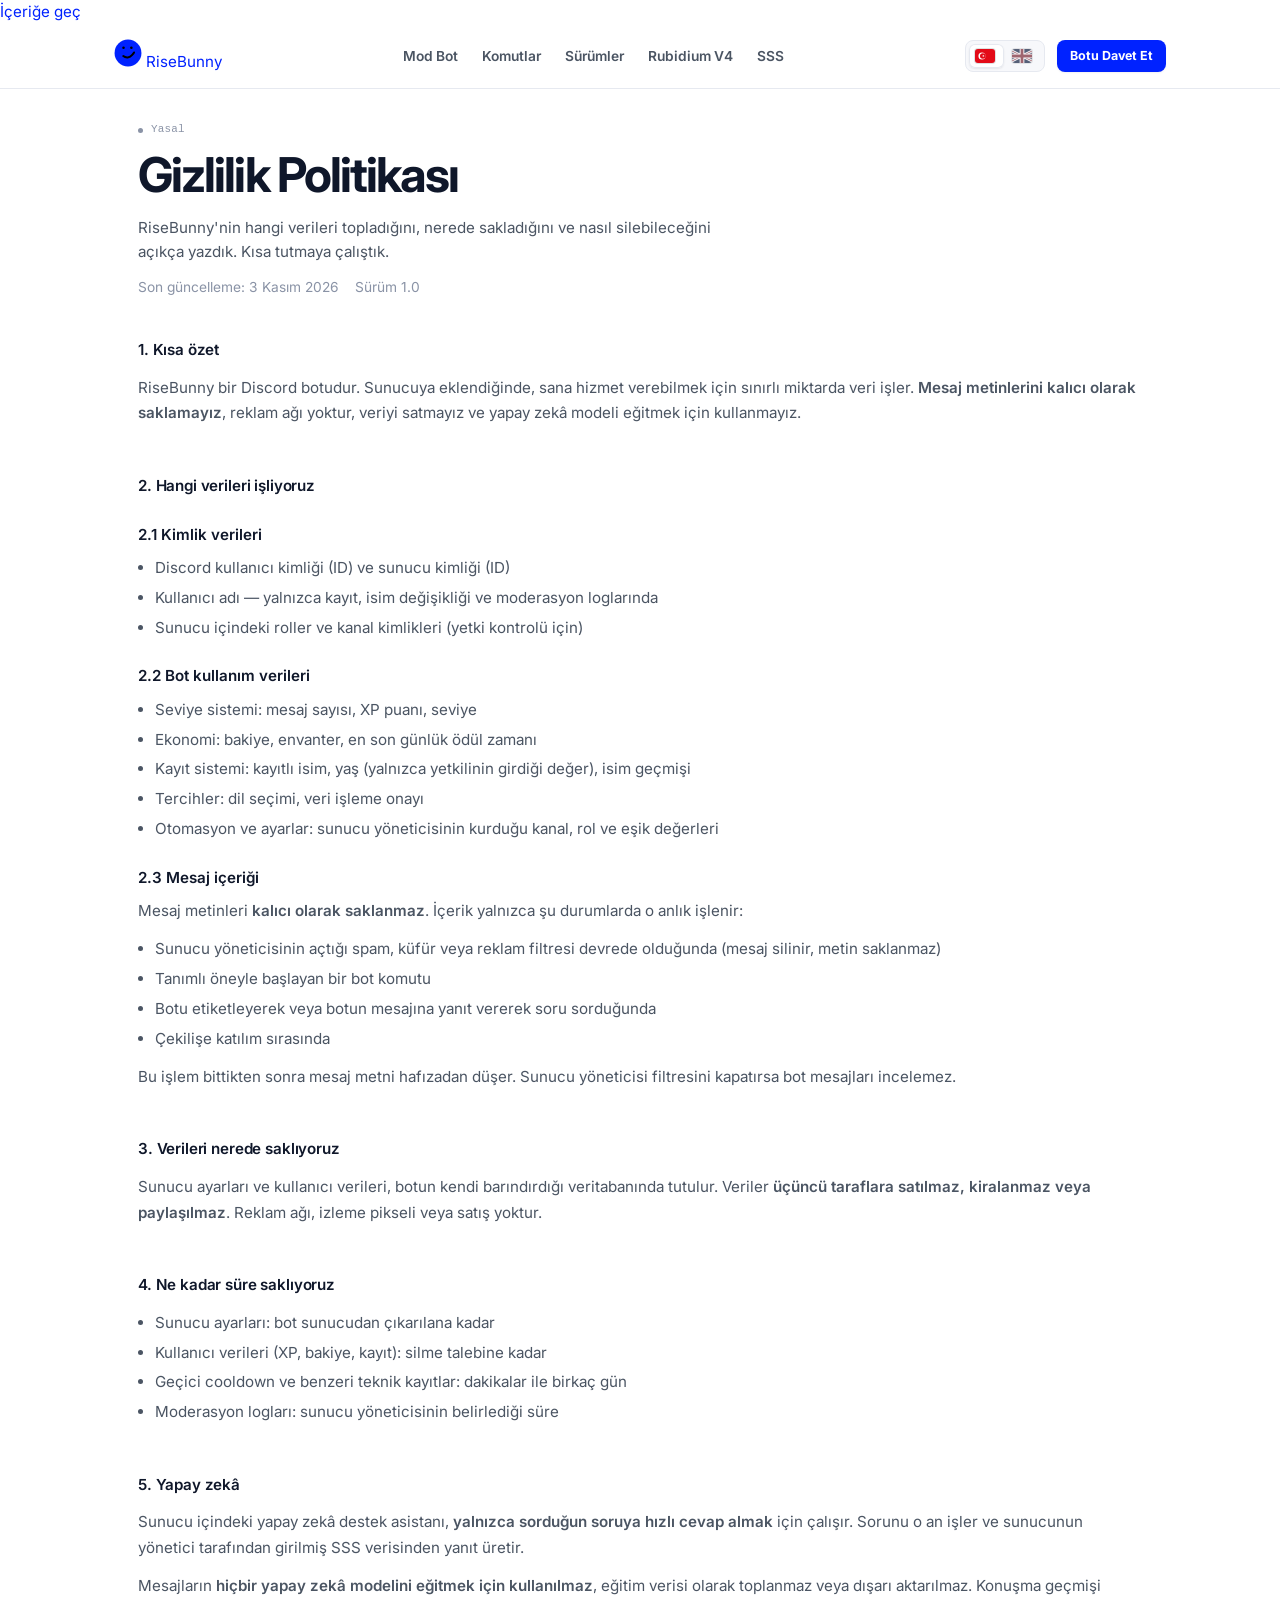
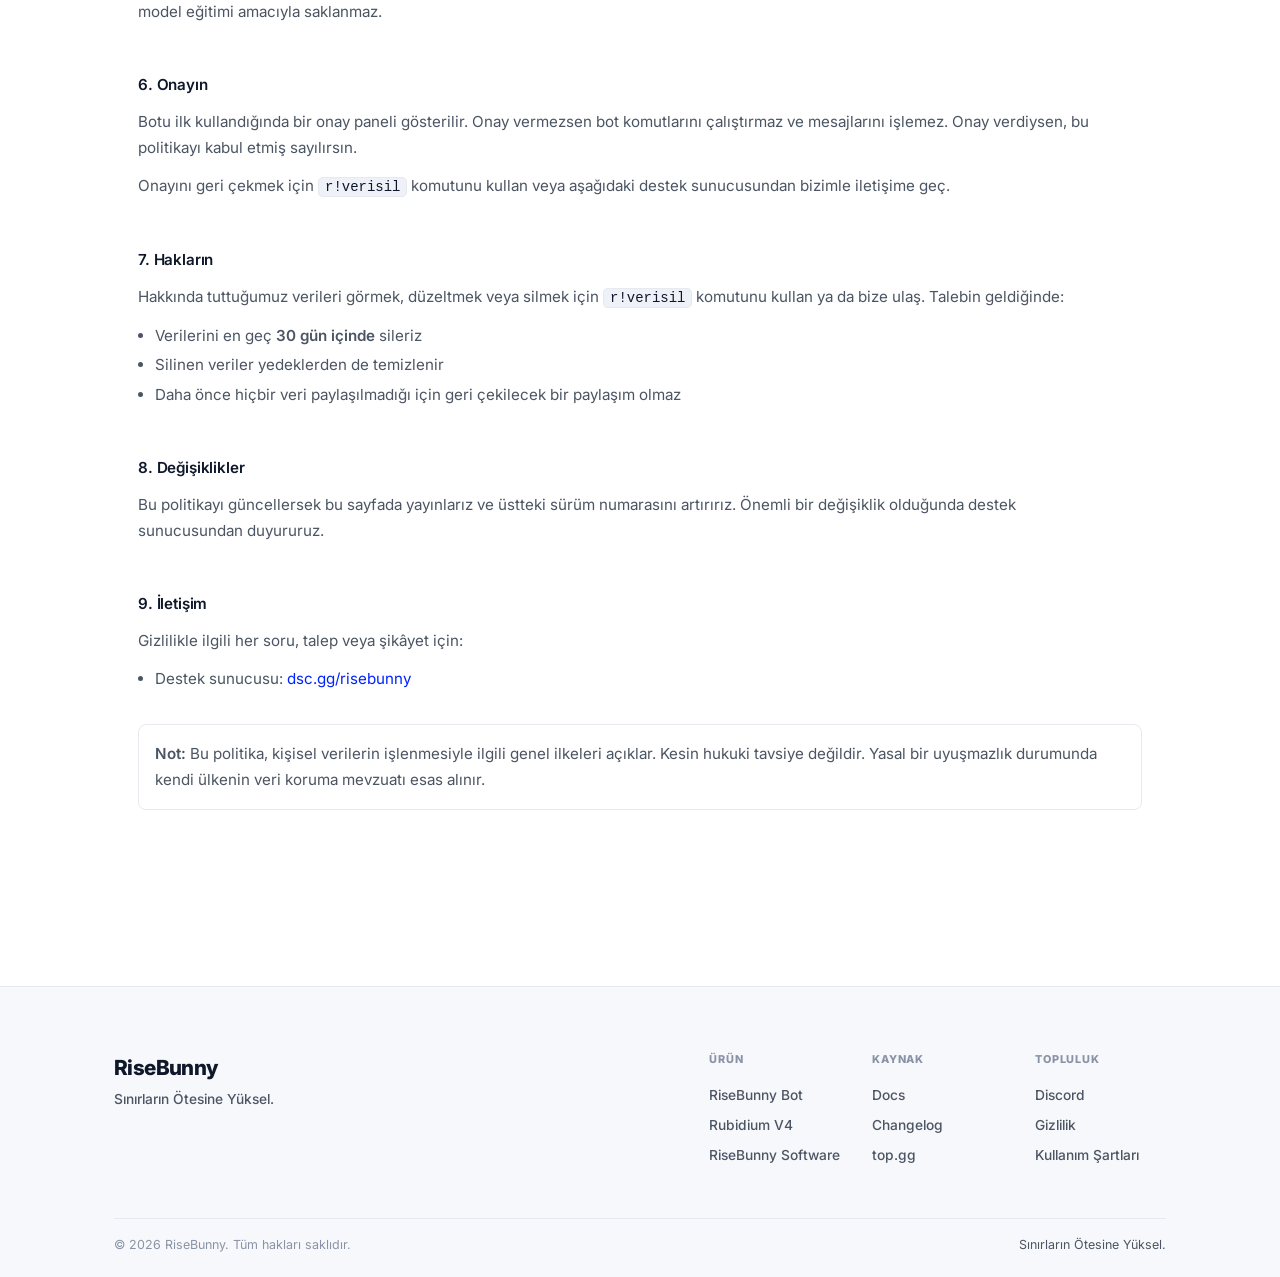
<file: privacy.html>
<!DOCTYPE html>
<html lang="tr" data-theme="light" data-title-tr="Gizlilik Politikası · RiseBunny" data-title-en="Privacy Policy · RiseBunny">
<head>
<meta charset="UTF-8">
<meta name="viewport" content="width=device-width, initial-scale=1">
<meta name="theme-color" content="#ffffff">
<link rel="icon" type="image/svg+xml" href="images/bot.svg">
<link rel="alternate icon" type="image/png" href="images/bot.png">
<title>Gizlilik Politikası · RiseBunny</title>
<meta name="description" content="RiseBunny hangi verileri toplar, nerede saklar, ne kadar süre tutar ve nasıl silersin. Açık ve kısa.">
<meta name="robots" content="index, follow">
<link rel="canonical" href="https://risebunny.vercel.app/privacy">
<meta property="og:type" content="website">
<meta property="og:site_name" content="RiseBunny Software">
<meta property="og:title" content="Gizlilik Politikası · RiseBunny">
<meta property="og:url" content="https://risebunny.vercel.app/privacy">
<link rel="preconnect" href="https://fonts.googleapis.com">
<link rel="preconnect" href="https://fonts.gstatic.com" crossorigin>
<link rel="stylesheet" href="https://fonts.googleapis.com/css2?family=Inter:wght@400;500;600;700;800&display=swap">
<script>/* tema, ilk boyamadan önce: titreme yok */(function(){try{var t=localStorage.getItem('rb-theme');if(t==='dark'||t==='light')document.documentElement.setAttribute('data-theme',t);}catch(e){}})();</script>
<link rel="stylesheet" href="https://cdnjs.cloudflare.com/ajax/libs/font-awesome/6.5.1/css/all.min.css">
<link rel="stylesheet" href="css/styles.css?v=14">
<style>
  .legal{max-width:var(--w-doc);margin:0 auto;padding:0 var(--sp-5) var(--sp-8)}
  .legal h2{margin:var(--sp-7) 0 var(--sp-3);font-size:var(--fs-lg);font-weight:600;letter-spacing:-.01em}
  .legal h2:first-child{margin-top:var(--sp-5)}
  .legal h3{margin:var(--sp-5) 0 var(--sp-2);font-size:var(--fs-base);font-weight:600}
  .legal p,.legal li{color:var(--muted);font-size:var(--fs-base);line-height:1.7;text-wrap:pretty}
  .legal p{margin:0 0 var(--sp-3)}
  .legal ul{margin:0 0 var(--sp-3);padding-left:1.15em}
  .legal li{margin-bottom:var(--sp-1)}
  .legal strong{color:var(--text);font-weight:600}
  .legal code{font-family:var(--mono);font-size:.92em;background:var(--soft);padding:1px 5px;border-radius:4px;color:var(--text)}
  .legal-meta{display:flex;gap:var(--sp-4);flex-wrap:wrap;margin-top:var(--sp-3);color:var(--faint);font-size:var(--fs-sm)}
  .legal-note{margin-top:var(--sp-6);padding:var(--sp-4);border:1px solid var(--line);border-radius:8px;background:var(--soft)}
  .legal-note p:last-child{margin-bottom:0}
  @media(max-width:640px){.legal{padding-inline:var(--sp-4)}}
</style>
</head>
<body>
<a class="skip" href="#main">İçeriğe geç</a>

<header class="site-header">
  <div class="header-in">
    <a href="index.html" class="logo" aria-label="RiseBunny">
      <img src="images/bot.svg" alt="" width="28" height="28">
      <span>RiseBunny</span>
    </a>
    <nav class="nav-links" id="nav-links" aria-label="Ana menü">
      <a href="risebunny.html" data-i18n="nav_bot">RiseBunny Bot</a>
      <a href="docs.html" data-i18n="nav_docs">Komutlar</a>
      <a href="changelog.html" data-i18n="nav_changelog">Sürümler</a>
      <a href="/rubidium">Rubidium V4</a>
      <a href="index.html#sss" data-i18n="nav_faq">SSS</a>
    </nav>
    <div class="header-side">
      <div class="lang-toggle" role="group" aria-label="Dil / Language">
        <button type="button" class="lang-btn active" data-lang="tr"><span class="flag-t flag-tr" aria-hidden="true">TR</span></button>
        <button type="button" class="lang-btn" data-lang="en"><span class="flag-t flag-gb" aria-hidden="true">EN</span></button>
      </div>
      <a href="https://discord.com/api/oauth2/authorize?client_id=1540401487581020252&amp;permissions=8&amp;scope=bot%20applications.commands" class="btn sm solid" target="_blank" rel="noopener" data-i18n="invite">Botu Davet Et</a>
      <button type="button" class="burger" id="burger" aria-label="Menü" aria-expanded="false"><i class="fa-solid fa-bars" aria-hidden="true"></i></button>
    </div>
  </div>
</header>

<main id="main">
<section class="section page-top">
  <div class="page-head">
    <p class="eyebrow"><span class="dot" aria-hidden="true"></span><span data-i18n="legal_eyebrow">Yasal</span></p>
    <h1 class="page-title" data-i18n="privacy_title">Gizlilik Politikası</h1>
    <p class="page-lead" data-i18n="privacy_lead">RiseBunny'nin hangi verileri topladığını, nerede sakladığını ve nasıl silebileceğini açıkça yazdık. Kısa tutmaya çalıştık.</p>
    <div class="legal-meta">
      <span data-i18n="legal_updated">Son güncelleme: 3 Kasım 2026</span>
      <span data-i18n="legal_version">Sürüm 1.0</span>
    </div>
  </div>

  <div class="legal" data-i18n-block="privacy-tr">
    <h2>1. Kısa özet</h2>
    <p>RiseBunny bir Discord botudur. Sunucuya eklendiğinde, sana hizmet verebilmek için sınırlı miktarda veri işler. <strong>Mesaj metinlerini kalıcı olarak saklamayız</strong>, reklam ağı yoktur, veriyi satmayız ve yapay zekâ modeli eğitmek için kullanmayız.</p>

    <h2>2. Hangi verileri işliyoruz</h2>
    <h3>2.1 Kimlik verileri</h3>
    <ul>
      <li>Discord kullanıcı kimliği (ID) ve sunucu kimliği (ID)</li>
      <li>Kullanıcı adı — yalnızca kayıt, isim değişikliği ve moderasyon loglarında</li>
      <li>Sunucu içindeki roller ve kanal kimlikleri (yetki kontrolü için)</li>
    </ul>

    <h3>2.2 Bot kullanım verileri</h3>
    <ul>
      <li>Seviye sistemi: mesaj sayısı, XP puanı, seviye</li>
      <li>Ekonomi: bakiye, envanter, en son günlük ödül zamanı</li>
      <li>Kayıt sistemi: kayıtlı isim, yaş (yalnızca yetkilinin girdiği değer), isim geçmişi</li>
      <li>Tercihler: dil seçimi, veri işleme onayı</li>
      <li>Otomasyon ve ayarlar: sunucu yöneticisinin kurduğu kanal, rol ve eşik değerleri</li>
    </ul>

    <h3>2.3 Mesaj içeriği</h3>
    <p>Mesaj metinleri <strong>kalıcı olarak saklanmaz</strong>. İçerik yalnızca şu durumlarda o anlık işlenir:</p>
    <ul>
      <li>Sunucu yöneticisinin açtığı spam, küfür veya reklam filtresi devrede olduğunda (mesaj silinir, metin saklanmaz)</li>
      <li>Tanımlı öneyle başlayan bir bot komutu</li>
      <li>Botu etiketleyerek veya botun mesajına yanıt vererek soru sorduğunda</li>
      <li>Çekilişe katılım sırasında</li>
    </ul>
    <p>Bu işlem bittikten sonra mesaj metni hafızadan düşer. Sunucu yöneticisi filtresini kapatırsa bot mesajları incelemez.</p>

    <h2>3. Verileri nerede saklıyoruz</h2>
    <p>Sunucu ayarları ve kullanıcı verileri, botun kendi barındırdığı veritabanında tutulur. Veriler <strong>üçüncü taraflara satılmaz, kiralanmaz veya paylaşılmaz</strong>. Reklam ağı, izleme pikseli veya satış yoktur.</p>

    <h2>4. Ne kadar süre saklıyoruz</h2>
    <ul>
      <li>Sunucu ayarları: bot sunucudan çıkarılana kadar</li>
      <li>Kullanıcı verileri (XP, bakiye, kayıt): silme talebine kadar</li>
      <li>Geçici cooldown ve benzeri teknik kayıtlar: dakikalar ile birkaç gün</li>
      <li>Moderasyon logları: sunucu yöneticisinin belirlediği süre</li>
    </ul>

    <h2>5. Yapay zekâ</h2>
    <p>Sunucu içindeki yapay zekâ destek asistanı, <strong>yalnızca sorduğun soruya hızlı cevap almak</strong> için çalışır. Sorunu o an işler ve sunucunun yönetici tarafından girilmiş SSS verisinden yanıt üretir.</p>
    <p>Mesajların <strong>hiçbir yapay zekâ modelini eğitmek için kullanılmaz</strong>, eğitim verisi olarak toplanmaz veya dışarı aktarılmaz. Konuşma geçmişi model eğitimi amacıyla saklanmaz.</p>

    <h2>6. Onayın</h2>
    <p>Botu ilk kullandığında bir onay paneli gösterilir. Onay vermezsen bot komutlarını çalıştırmaz ve mesajlarını işlemez. Onay verdiysen, bu politikayı kabul etmiş sayılırsın.</p>
    <p>Onayını geri çekmek için <code>r!verisil</code> komutunu kullan veya aşağıdaki destek sunucusundan bizimle iletişime geç.</p>

    <h2>7. Hakların</h2>
    <p>Hakkında tuttuğumuz verileri görmek, düzeltmek veya silmek için <code>r!verisil</code> komutunu kullan ya da bize ulaş. Talebin geldiğinde:</p>
    <ul>
      <li>Verilerini en geç <strong>30 gün içinde</strong> sileriz</li>
      <li>Silinen veriler yedeklerden de temizlenir</li>
      <li>Daha önce hiçbir veri paylaşılmadığı için geri çekilecek bir paylaşım olmaz</li>
    </ul>

    <h2>8. Değişiklikler</h2>
    <p>Bu politikayı güncellersek bu sayfada yayınlarız ve üstteki sürüm numarasını artırırız. Önemli bir değişiklik olduğunda destek sunucusundan duyururuz.</p>

    <h2>9. İletişim</h2>
    <p>Gizlilikle ilgili her soru, talep veya şikâyet için:</p>
    <ul>
      <li>Destek sunucusu: <a href="https://dsc.gg/risebunny" target="_blank" rel="noopener">dsc.gg/risebunny</a></li>
    </ul>

    <div class="legal-note">
      <p><strong>Not:</strong> Bu politika, kişisel verilerin işlenmesiyle ilgili genel ilkeleri açıklar. Kesin hukuki tavsiye değildir. Yasal bir uyuşmazlık durumunda kendi ülkenin veri koruma mevzuatı esas alınır.</p>
    </div>
  </div>

  <div class="legal" data-i18n-block="privacy-en" hidden>
    <h2>1. Summary</h2>
    <p>RiseBunny is a Discord bot. When it is added to your server, it processes a limited amount of data to provide the service. <strong>We do not permanently store message text</strong>, there is no ad network, we do not sell data and we do not use it to train AI models.</p>

    <h2>2. Data we process</h2>
    <h3>2.1 Identity data</h3>
    <ul>
      <li>Discord user ID and server (guild) ID</li>
      <li>Username — only in registration, nickname changes and moderation logs</li>
      <li>Roles and channel IDs inside the server (for permission checks)</li>
    </ul>

    <h3>2.2 Usage data</h3>
    <ul>
      <li>Level system: message count, XP, level</li>
      <li>Economy: balance, inventory, last daily reward time</li>
      <li>Registration: registered name, age (only the value an admin entered), name history</li>
      <li>Preferences: language choice, data processing consent</li>
      <li>Automation and settings: channels, roles and thresholds an admin configured</li>
    </ul>

    <h3>2.3 Message content</h3>
    <p>Message text is <strong>never stored permanently</strong>. Content is processed only in these cases:</p>
    <ul>
      <li>When a server admin enabled the spam, profanity or invite filter (the message is deleted, text is not stored)</li>
      <li>When a message starts with the configured command prefix</li>
      <li>When you ask a question by mentioning the bot or replying to its message</li>
      <li>When you enter a giveaway</li>
    </ul>
    <p>The text is dropped from memory once processing finishes. If the admin turns the filters off, the bot does not inspect messages.</p>

    <h2>3. Where we store data</h2>
    <p>Server settings and user data are kept in the bot's own database. Data is <strong>never sold, rented or shared</strong> with third parties. There are no ad networks, tracking pixels or sales.</p>

    <h2>4. Retention</h2>
    <ul>
      <li>Server settings: until the bot is removed from the server</li>
      <li>User data (XP, balance, registration): until you request deletion</li>
      <li>Temporary cooldown and similar technical records: minutes to a few days</li>
      <li>Moderation logs: the period set by the server admin</li>
    </ul>

    <h2>5. AI</h2>
    <p>The in-server AI support assistant exists <strong>only to give you a fast answer to the question you ask</strong>. It processes your question at that moment and answers using FAQ data the server admin has entered.</p>
    <p>Your messages are <strong>never used to train any AI model</strong>, are not collected as training data and are not exported. Conversation history is not kept for model training.</p>

    <h2>6. Your consent</h2>
    <p>When you first use the bot you are shown a consent panel. Without consent the bot will not run commands or process your messages. By giving consent you accept this policy.</p>
    <p>To withdraw consent, use <code>r!verisil</code> or contact us via the support server below.</p>

    <h2>7. Your rights</h2>
    <p>To view, correct or delete the data we hold about you, use <code>r!verisil</code> or contact us. When you do:</p>
    <ul>
      <li>We delete your data within <strong>30 days</strong></li>
      <li>Deleted data is also removed from backups</li>
      <li>Since no data was ever shared, there is nothing to recall elsewhere</li>
    </ul>

    <h2>8. Changes</h2>
    <p>If we update this policy we publish it on this page and bump the version number above. Significant changes are announced in the support server.</p>

    <h2>9. Contact</h2>
    <p>For any privacy question, request or complaint:</p>
    <ul>
      <li>Support server: <a href="https://dsc.gg/risebunny" target="_blank" rel="noopener">dsc.gg/risebunny</a></li>
    </ul>

    <div class="legal-note">
      <p><strong>Note:</strong> This policy describes general principles for processing personal data. It is not legal advice. In case of a legal dispute, the data protection law of your own country applies.</p>
    </div>
  </div>
</section>
</main>

<footer class="site-footer">
  <div class="footer-in">
    <div class="footer-top">
      <div class="footer-brand">RiseBunny<small data-i18n="footer_slogan">Rise Beyond Limits.</small></div>
      <div class="footer-grid">
        <div class="footer-col">
          <h5 data-i18n="f_product">Ürün</h5>
          <a href="risebunny.html">RiseBunny Bot</a>
          <a href="/rubidium">Rubidium V4</a>
          <a href="index.html">RiseBunny Software</a>
        </div>
        <div class="footer-col">
          <h5 data-i18n="f_res">Kaynak</h5>
          <a href="docs.html">Docs</a>
          <a href="changelog.html">Changelog</a>
          <a href="https://top.gg/bot/1540401487581020252" target="_blank" rel="noopener">top.gg</a>
        </div>
        <div class="footer-col">
          <h5 data-i18n="f_community">Topluluk</h5>
          <a href="https://dsc.gg/risebunny" target="_blank" rel="noopener">Discord</a>
          <a href="privacy.html" data-i18n="legal_privacy">Gizlilik</a>
          <a href="terms.html" data-i18n="legal_terms">Kullanım Şartları</a>
        </div>
      </div>
    </div>
    <div class="footer-base">
      <span data-i18n="copyright">© 2026 RiseBunny. All rights reserved.</span>
      <span class="slogan" data-i18n="footer_slogan">Rise Beyond Limits.</span>
    </div>
  </div>
</footer>

<script src="js/app.js"></script>
</body>
</html>
</file>
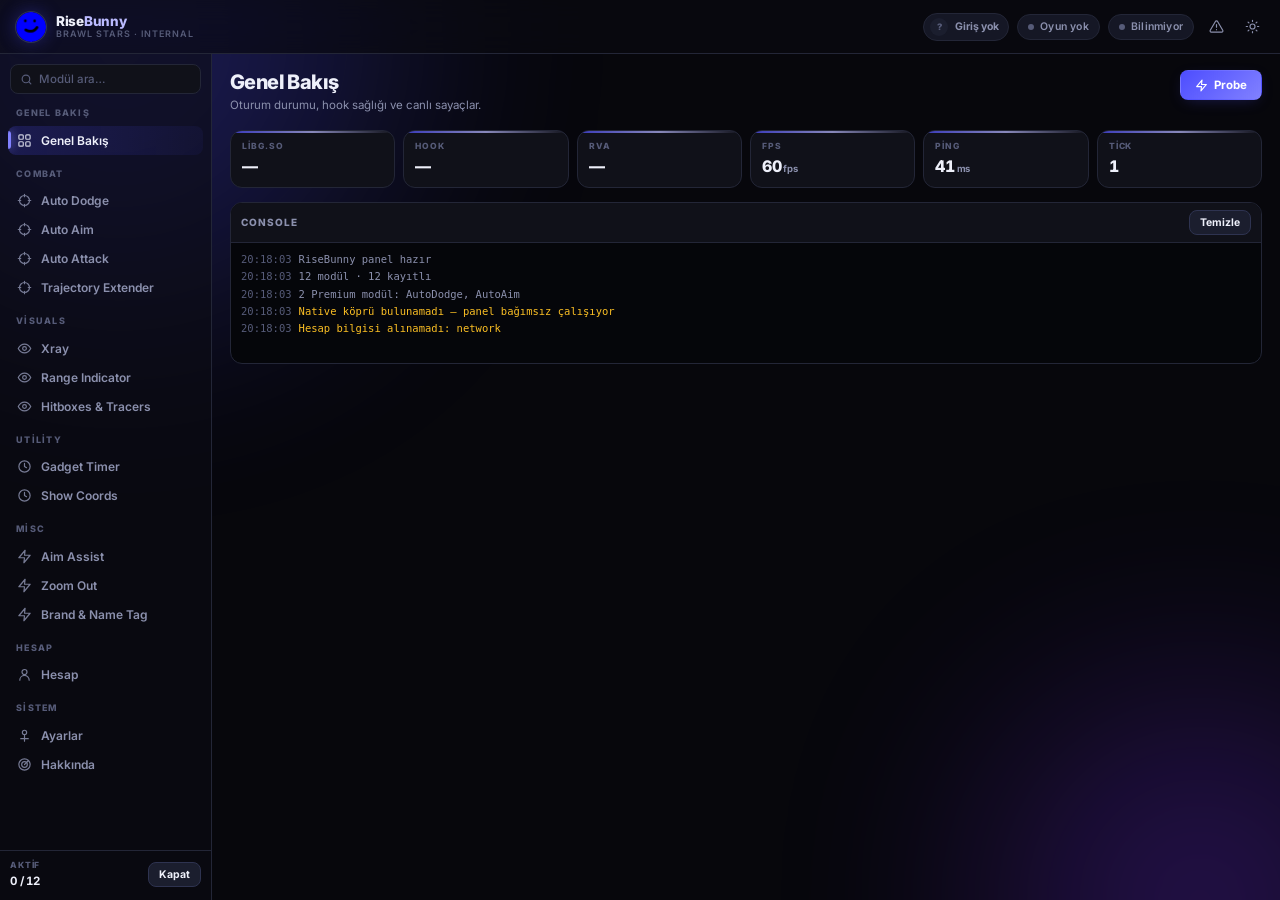
<file: risebunny-panel.html>
﻿<!DOCTYPE html>
<html lang="tr" data-theme="dark" data-theme-fixed="1" data-title-tr="Panel · RiseBunny" data-title-en="Panel · RiseBunny">
<head>
<meta charset="UTF-8">
<meta name="viewport" content="width=device-width, initial-scale=1, maximum-scale=1, user-scalable=no">
<meta name="theme-color" content="#07070c">
<meta name="robots" content="noindex, nofollow">
<link rel="icon" href="/images/favicon.ico">
<link rel="apple-touch-icon" href="/images/favicon.png">
<link rel="preconnect" href="https://fonts.googleapis.com">
<link rel="preconnect" href="https://fonts.gstatic.com" crossorigin>
<link rel="stylesheet" href="https://fonts.googleapis.com/css2?family=Inter:wght@400;500;600;700;800&display=swap">
<link rel="stylesheet" href="css/tokens.css?v=1">
<title>RiseBunny — Brawl Stars</title>
<style>
/* Panel tokenları artık css/tokens.css'ten geliyor (html[data-theme="dark"]).
   Aşağıdaki adlar panelin kendi kısa adları; hepsi ortak değere bağlı.
   Böylece site ile panel aynı markadan beslenir, panelin düzeni değişmez. */
:root{
  /* panel kısa adları → ortak tokenlar */
  --bg-2:var(--surface-2);
  --panel:var(--surface);
  --panel-2:var(--surface-2);
  --panel-3:var(--surface-3);
  --brand-2:var(--brand-400);
  --brand-3:var(--brand-300);
  --r-s:var(--r-sm);
  --r-m:var(--r-md);
  --r-l:var(--r-lg);
  --r-xl:var(--r-xl);
  /* --bg --ink --muted --faint --line --line-2 --brand --ok --warn --bad
     --brand-glow --t zaten tokens.css'te tanımlı. */
}

*{margin:0;padding:0;box-sizing:border-box}
html,body{height:100%;overflow:hidden}
body{
  font-family:"Inter",system-ui,-apple-system,"Segoe UI",Roboto,sans-serif;
  background:var(--bg);
  color:var(--ink);
  font-size:13px;
  line-height:1.5;
  -webkit-font-smoothing:antialiased;
  user-select:none;
  -webkit-tap-highlight-color:transparent;
}
button{font-family:inherit;font-size:inherit;cursor:pointer;border:none;background:none;color:inherit}
input,select{font-family:inherit;font-size:inherit}

/* ambient background */
.bg-glow{position:fixed;inset:0;pointer-events:none;z-index:0;overflow:hidden}
.bg-glow::before,.bg-glow::after{
  content:'';position:absolute;border-radius:50%;filter:blur(120px);opacity:.28;
}
.bg-glow::before{
  width:520px;height:520px;background:var(--brand);
  top:-220px;left:-140px;animation:drift1 22s ease-in-out infinite;
}
.bg-glow::after{
  width:400px;height:400px;background:#7b2fff;
  bottom:-200px;right:-120px;animation:drift2 28s ease-in-out infinite;
}
@keyframes drift1{0%,100%{transform:translate(0,0)}50%{transform:translate(80px,60px)}}
@keyframes drift2{0%,100%{transform:translate(0,0)}50%{transform:translate(-70px,-50px)}}

/* ============ shell ============ */
.shell{
  position:relative;z-index:1;
  display:grid;
  grid-template-columns:212px minmax(0,1fr);
  grid-template-rows:54px minmax(0,1fr);
  /* Every child is placed explicitly. Without this the browser auto-places
     `main` into the second row's FIRST column, which is why the content was
     rendering at 212px wide inside the sidebar column. */
  grid-template-areas:
    "header header"
    "sidebar main";
  height:100vh;
  height:100dvh;
}

/* ============ header ============ */
.header{
  grid-area:header;
  grid-column:1/-1;
  display:flex;align-items:center;justify-content:space-between;
  padding:0 14px 0 16px;
  border-bottom:1px solid var(--line);
  background:rgba(10,10,16,.72);
  backdrop-filter:blur(18px) saturate(140%);
  -webkit-backdrop-filter:blur(18px) saturate(140%);
  gap:12px;
  min-width:0;
}
.brand{display:flex;align-items:center;gap:10px;min-width:0}
.brand-logo{
  width:30px;height:30px;border-radius:50%;
  object-fit:contain;flex:none;
  box-shadow:0 0 0 1px var(--line-2),0 0 18px var(--brand-glow);
  transition:box-shadow .3s var(--t),transform .3s var(--t);
}
.brand:hover .brand-logo{box-shadow:0 0 0 1px var(--brand-2),0 0 26px var(--brand-glow);transform:rotate(-8deg) scale(1.04)}
.brand-txt{display:flex;flex-direction:column;line-height:1.15;min-width:0}
.brand-name{font-size:13.5px;font-weight:800;letter-spacing:-.02em;white-space:nowrap}
.brand-name b{color:var(--brand-3);font-weight:800}
.brand-sub{font-size:9px;color:var(--faint);font-weight:600;letter-spacing:.11em;text-transform:uppercase;white-space:nowrap}

.header-right{display:flex;align-items:center;gap:8px}
.pill{
  display:inline-flex;align-items:center;gap:6px;
  height:26px;padding:0 10px;border-radius:999px;
  background:var(--panel-2);border:1px solid var(--line);
  font-size:10.5px;font-weight:600;color:var(--muted);
  letter-spacing:.02em;white-space:nowrap;
  transition:border-color .2s var(--t),color .2s var(--t);
}
.pill .dot{width:6px;height:6px;border-radius:50%;background:var(--faint);flex:none;transition:background .25s,box-shadow .25s}
.pill.live{color:var(--ink);border-color:rgba(34,197,94,.35)}
.pill.live .dot{background:var(--ok);box-shadow:0 0 8px var(--ok);animation:blink 2s ease-in-out infinite}
.pill.dead{color:#ffb4b4;border-color:rgba(239,68,68,.35)}
.pill.dead .dot{background:var(--bad);box-shadow:0 0 8px var(--bad)}
@keyframes blink{0%,100%{opacity:1}50%{opacity:.35}}

.icon-btn{
  width:28px;height:28px;border-radius:var(--r-s);
  display:grid;place-items:center;
  color:var(--muted);background:transparent;
  border:1px solid transparent;
  transition:.18s var(--t);
}
.icon-btn:hover{background:var(--panel-2);border-color:var(--line);color:var(--ink)}
.icon-btn.on{background:rgba(77,77,255,.16);border-color:rgba(77,77,255,.4);color:var(--brand-3)}
.icon-btn svg{width:15px;height:15px;stroke:currentColor;fill:none;stroke-width:1.9;stroke-linecap:round;stroke-linejoin:round}

/* ============ account card (site + Discord) ============ */
.acct-card{
  background:linear-gradient(160deg,var(--panel-2),var(--panel));
  border:1px solid var(--line);border-radius:var(--r-l);
  padding:14px;display:flex;gap:12px;align-items:center;
  position:relative;overflow:hidden;
}
.acct-card::after{
  content:'';position:absolute;inset:-40% -30% auto auto;height:150px;width:150px;
  background:radial-gradient(circle,var(--brand-glow),transparent 70%);
  pointer-events:none;opacity:.7;
}
.acct-card.pro{border-color:rgba(245,158,11,.4)}
.acct-card.pro::after{background:radial-gradient(circle,rgba(245,158,11,.28),transparent 70%)}
.acct-pic{
  width:54px;height:54px;border-radius:16px;flex:none;overflow:hidden;
  background:var(--panel-3);border:1px solid var(--line-2);
  display:grid;place-items:center;font-size:20px;font-weight:900;color:var(--faint);
  position:relative;z-index:1;
}
.acct-pic img{width:100%;height:100%;object-fit:cover;display:block}
.acct-card.pro .acct-pic{border-color:rgba(245,158,11,.5);box-shadow:0 0 0 3px rgba(245,158,11,.12)}
.acct-meta{flex:1;min-width:0;position:relative;z-index:1}
.acct-name{font-size:14px;font-weight:800;color:var(--ink);white-space:nowrap;overflow:hidden;text-overflow:ellipsis}
.acct-sub{font-size:10.5px;color:var(--muted);margin-top:2px;white-space:nowrap;overflow:hidden;text-overflow:ellipsis}
.acct-id{
  display:inline-flex;align-items:center;gap:6px;margin-top:7px;
  font-family:ui-monospace,"SF Mono",Consolas,monospace;font-size:10.5px;font-weight:700;
  color:var(--brand-3);background:rgba(77,77,255,.1);border:1px solid rgba(77,77,255,.28);
  border-radius:6px;padding:2px 7px;cursor:pointer;user-select:all;
}
.acct-id:hover{background:rgba(77,77,255,.18)}
.acct-badge{
  margin-left:auto;align-self:flex-start;flex:none;
  font-size:9px;font-weight:900;letter-spacing:.06em;text-transform:uppercase;
  padding:3px 7px;border-radius:5px;
  background:var(--panel-3);border:1px solid var(--line-2);color:var(--muted);
  position:relative;z-index:1;
}
.acct-badge.pro{background:linear-gradient(135deg,#f59e0b,#fbbf24);border-color:#fbbf24;color:#1a1200}
.acct-badge.staff{background:linear-gradient(135deg,#7c3aed,#a78bfa);border-color:#a78bfa;color:#f5f3ff}

/* ============ sidebar ============ */
.sidebar{
  grid-area:sidebar;
  min-width:0;
  border-right:1px solid var(--line);
  background:rgba(12,13,20,.6);
  display:flex;flex-direction:column;
  overflow:hidden;
}
.nav-search{
  padding:10px 10px 6px;
}
.nav-search input{
  width:100%;height:30px;
  background:var(--panel);border:1px solid var(--line);
  border-radius:var(--r-s);
  padding:0 10px 0 28px;color:var(--ink);
  font-size:11.5px;font-weight:500;
  outline:none;
  background-image:url("data:image/svg+xml;utf8,<svg xmlns='http://www.w3.org/2000/svg' viewBox='0 0 24 24' fill='none' stroke='%23565b78' stroke-width='2.2' stroke-linecap='round'><circle cx='11' cy='11' r='7'/><path d='m20 20-3.5-3.5'/></svg>");
  background-repeat:no-repeat;
  background-position:9px 50%;
  background-size:13px;
  transition:.18s var(--t);
}
.nav-search input::placeholder{color:var(--faint)}
.nav-search input:focus{border-color:var(--brand-2);box-shadow:0 0 0 3px rgba(77,77,255,.12)}

.nav-list{flex:1;overflow-y:auto;padding:4px 8px 12px}
.nav-list::-webkit-scrollbar{width:6px}
.nav-list::-webkit-scrollbar-thumb{background:var(--line-2);border-radius:99px}
.nav-list::-webkit-scrollbar-track{background:transparent}

.nav-group{margin-top:12px}
.nav-group:first-child{margin-top:2px}
.nav-label{
  font-size:9px;font-weight:800;letter-spacing:.14em;
  text-transform:uppercase;color:var(--faint);
  padding:0 8px 6px;
}
.nav-item{
  position:relative;
  display:flex;align-items:center;gap:9px;
  width:100%;padding:7px 9px;
  border-radius:var(--r-s);
  color:var(--muted);font-weight:600;font-size:12px;
  text-align:left;
  transition:.16s var(--t);
  overflow:hidden;
}
.nav-item .ico{
  width:15px;height:15px;flex:none;
  stroke:currentColor;fill:none;stroke-width:1.9;
  stroke-linecap:round;stroke-linejoin:round;
  opacity:.85;
}
.nav-item .lbl{flex:1;white-space:nowrap;overflow:hidden;text-overflow:ellipsis}
.nav-item .cnt{
  font-size:9.5px;font-weight:800;
  color:var(--faint);
  background:var(--panel-2);
  padding:1px 5px;border-radius:99px;
  min-width:16px;text-align:center;
  transition:.16s var(--t);
}
.nav-item:hover{background:var(--panel-2);color:var(--ink)}
.nav-item:hover .cnt{color:var(--muted)}
.nav-item.active{
  background:linear-gradient(90deg,rgba(77,77,255,.2),rgba(77,77,255,.06));
  color:var(--ink);
}
.nav-item.active::before{
  content:'';position:absolute;left:0;top:20%;bottom:20%;
  width:2.5px;border-radius:0 3px 3px 0;background:var(--brand-2);
  box-shadow:0 0 10px var(--brand-2);
}
.nav-item.active .cnt{background:rgba(77,77,255,.25);color:var(--brand-3)}
.nav-item[data-kill="1"] .ico{color:var(--bad)}
.nav-item[data-kill="1"].active{background:linear-gradient(90deg,rgba(239,68,68,.18),rgba(239,68,68,.04))}
.nav-item[data-kill="1"].active::before{background:var(--bad);box-shadow:0 0 10px var(--bad)}

.side-foot{
  padding:8px 10px 10px;
  border-top:1px solid var(--line);
  display:flex;align-items:center;gap:8px;
}
.side-foot .stat{flex:1;min-width:0}
.side-foot .stat-k{font-size:8.5px;font-weight:800;letter-spacing:.1em;text-transform:uppercase;color:var(--faint)}
.side-foot .stat-v{font-size:11.5px;font-weight:700;font-variant-numeric:tabular-nums}

/* ============ main ============ */
.main{
  grid-area:main;
  min-width:0;
  overflow-y:auto;overflow-x:hidden;position:relative
}
.main::-webkit-scrollbar{width:8px}
.main::-webkit-scrollbar-thumb{background:var(--line-2);border-radius:99px;border:2px solid var(--bg)}
.main::-webkit-scrollbar-track{background:transparent}

.page{padding:16px 18px 40px;display:none;animation:fadeUp .28s var(--t)}
.page.on{display:block}
@keyframes fadeUp{from{opacity:0;transform:translateY(6px)}to{opacity:1;transform:none}}

/* Nav jumps to a module; the card pulses once so the eye lands on it.
   The pulse is a separate ring layer so it never fights the card's own
   box-shadow (which is defined per-state and would be overwritten). */
.card.flash::after{
  content:'';position:absolute;inset:0;border-radius:inherit;
  pointer-events:none;
  box-shadow:inset 0 0 0 2px var(--brand-2);
  animation:cardFlash .9s var(--t) forwards;
}
@keyframes cardFlash{
  0%{opacity:1}
  100%{opacity:0}
}

.page-head{
  display:flex;align-items:flex-start;justify-content:space-between;
  gap:14px;margin-bottom:16px;flex-wrap:wrap;
}
.page-title{font-size:20px;font-weight:800;letter-spacing:-.03em;line-height:1.2}
.page-desc{font-size:11.5px;color:var(--muted);margin-top:3px;max-width:560px}

/* master switch */
.master{
  display:flex;align-items:center;gap:10px;
  background:var(--panel);border:1px solid var(--line);
  border-radius:var(--r-m);padding:8px 12px 8px 10px;
  flex:none;
}
.master-lbl{font-size:10px;font-weight:800;letter-spacing:.1em;text-transform:uppercase;color:var(--muted)}

/* ============ switch ============ */
.sw{
  position:relative;width:38px;height:21px;flex:none;
  border-radius:99px;
  background:var(--panel-3);
  border:1px solid var(--line-2);
  transition:.22s var(--t);
  cursor:pointer;
}
.sw::after{
  content:'';position:absolute;top:2px;left:2px;
  width:15px;height:15px;border-radius:50%;
  background:var(--faint);
  transition:.22s var(--t);
}
.sw:hover{border-color:var(--brand-2)}
.sw.on{background:linear-gradient(135deg,var(--brand),var(--brand-2));border-color:transparent;box-shadow:0 0 14px var(--brand-glow)}
.sw.on::after{left:19px;background:#fff;box-shadow:0 1px 4px rgba(0,0,0,.4)}
.sw.sm{width:30px;height:17px}
.sw.sm::after{width:11px;height:11px}
.sw.sm.on::after{left:14px}

/* ============ cards ============ */
.grid{display:grid;gap:10px;grid-template-columns:repeat(auto-fill,minmax(268px,1fr))}

.card{
  position:relative;
  background:linear-gradient(170deg,var(--panel) 0%,var(--bg-2) 100%);
  border:1px solid var(--line);
  border-radius:var(--r-m);
  overflow:hidden;
  transition:border-color .22s var(--t),transform .22s var(--t),box-shadow .22s var(--t);
}
.card::after{
  content:'';position:absolute;inset:0;pointer-events:none;
  border-radius:inherit;
  background:radial-gradient(120% 90% at 0% 0%,rgba(77,77,255,.09),transparent 62%);
  opacity:0;transition:opacity .28s var(--t);
}
.card:hover{border-color:var(--line-2);transform:translateY(-1px);box-shadow:0 8px 26px -14px rgba(0,0,0,.9)}
.card:hover::after{opacity:1}
.card.on{border-color:rgba(77,77,255,.42);box-shadow:0 0 0 1px rgba(77,77,255,.14),0 10px 32px -18px var(--brand)}
.card.on::after{opacity:1}
.card[data-kill="1"].on{border-color:rgba(239,68,68,.5);box-shadow:0 0 0 1px rgba(239,68,68,.16),0 10px 32px -18px var(--bad)}

.card-head{
  display:flex;align-items:center;gap:9px;
  padding:11px 12px;
  cursor:pointer;
}
/* Locked cards carry a badge pinned to the top-right corner; the header keeps
   its controls clear of it. The badge sits left of the switch, so only the
   switch needs the extra room -- the name gets the rest. */
.card.locked .card-head{padding-right:12px;gap:7px}
.card.locked .card-meta{padding-right:26px}
.card-ico{
  width:30px;height:30px;flex:none;
  border-radius:9px;
  display:grid;place-items:center;
  background:var(--panel-3);
  border:1px solid var(--line-2);
  color:var(--muted);
  transition:.22s var(--t);
}
.card-ico svg{width:15px;height:15px;stroke:currentColor;fill:none;stroke-width:1.9;stroke-linecap:round;stroke-linejoin:round}
.card.on .card-ico{
  background:linear-gradient(135deg,rgba(0,0,255,.35),rgba(77,77,255,.16));
  border-color:rgba(77,77,255,.45);
  color:var(--brand-3);
  box-shadow:0 0 14px -2px var(--brand-glow);
}
.card[data-kill="1"].on .card-ico{
  background:linear-gradient(135deg,rgba(239,68,68,.32),rgba(239,68,68,.1));
  border-color:rgba(239,68,68,.45);color:#ff9090;box-shadow:0 0 14px -2px rgba(239,68,68,.5);
}
.card-meta{flex:1;min-width:0}
.card-name{font-size:12.5px;font-weight:700;letter-spacing:-.01em;display:flex;align-items:center;gap:6px;flex-wrap:wrap;line-height:1.25;min-width:0}
/* The crown is a fixed emblem, never a wrap victim: keep it on the same line
   as the module name and let the name truncate instead. */
.card-name > .crown{flex:none}
.card-name .nm{white-space:nowrap;overflow:hidden;text-overflow:ellipsis;min-width:0}
.card-tag{
  font-size:8px;font-weight:800;letter-spacing:.08em;text-transform:uppercase;
  padding:1px 5px;border-radius:4px;
  background:rgba(245,158,11,.16);color:var(--warn);
  border:1px solid rgba(245,158,11,.3);
}
.card-tag.risk{background:rgba(239,68,68,.14);color:#ff9090;border-color:rgba(239,68,68,.32)}
.card-tag.pro{background:rgba(77,77,255,.16);color:var(--brand-3);border-color:rgba(77,77,255,.32)}
.card-desc{font-size:10.5px;color:var(--muted);margin-top:1px;white-space:nowrap;overflow:hidden;text-overflow:ellipsis}

/* A locked card shows only its header plus the premium strip. The settings
   body is display:none, but the strip's margin-bottom still recedes the card
   box, so the strip owns the bottom padding instead. */
.card.locked{padding-bottom:0}

.card-body{
  display:none;
  padding:0 12px 12px;
  border-top:1px solid var(--line);
  margin-top:0;
  padding-top:10px;
}
.card.open .card-body{display:block;animation:slideDown .24s var(--t)}
@keyframes slideDown{from{opacity:0;transform:translateY(-4px)}to{opacity:1;transform:none}}

/* Expando affordance: an explicit chevron, so the settings body is not a
   hidden click target users have to discover. */
.chev{
  width:16px;height:16px;flex:none;display:grid;place-items:center;
  color:var(--faint);transition:transform .2s var(--t),color .2s var(--t);
}
.chev svg{width:13px;height:13px;stroke:currentColor;fill:none;stroke-width:2.2;stroke-linecap:round;stroke-linejoin:round}
.card.open .chev{transform:rotate(180deg);color:var(--muted)}
.card-head:hover .chev{color:var(--muted)}
.card.locked .chev{display:none}

.row{
  display:flex;align-items:center;justify-content:space-between;
  gap:10px;padding:5px 0;
}
.row-k{font-size:11px;color:var(--muted);font-weight:500;flex:1;min-width:0}
.row-v{
  font-size:10.5px;font-weight:700;font-variant-numeric:tabular-nums;
  color:var(--ink);background:var(--panel-3);
  padding:2px 7px;border-radius:5px;border:1px solid var(--line-2);
  min-width:36px;text-align:center;
}

/* range */
.range{
  -webkit-appearance:none;appearance:none;
  width:100%;height:22px;background:transparent;outline:none;
  cursor:pointer;
}
.range::-webkit-slider-runnable-track{
  height:4px;border-radius:99px;
  background:linear-gradient(90deg,var(--brand-2) var(--pct,50%),var(--panel-3) var(--pct,50%));
}
.range::-webkit-slider-thumb{
  -webkit-appearance:none;appearance:none;
  width:13px;height:13px;border-radius:50%;
  background:#fff;border:2px solid var(--brand-2);
  margin-top:-4.5px;
  box-shadow:0 0 10px var(--brand-glow);
  transition:transform .16s var(--t);
}
.range:hover::-webkit-slider-thumb{transform:scale(1.15)}
.range:active::-webkit-slider-thumb{transform:scale(1.25)}

/* select */
.select{
  background:var(--panel-3);border:1px solid var(--line-2);
  border-radius:6px;color:var(--ink);
  font-size:10.5px;font-weight:600;
  padding:4px 22px 4px 7px;
  outline:none;cursor:pointer;
  appearance:none;-webkit-appearance:none;
  background-image:url("data:image/svg+xml;utf8,<svg xmlns='http://www.w3.org/2000/svg' viewBox='0 0 24 24' fill='none' stroke='%238b90ad' stroke-width='2.6' stroke-linecap='round'><path d='m6 9 6 6 6-6'/></svg>");
  background-repeat:no-repeat;background-position:right 5px center;background-size:10px;
  transition:.18s var(--t);
}
.select:hover{border-color:var(--brand-2)}
.select:focus{border-color:var(--brand-2);box-shadow:0 0 0 2px rgba(77,77,255,.14)}

/* color */
.color{
  -webkit-appearance:none;appearance:none;
  width:24px;height:20px;border:none;border-radius:5px;
  background:transparent;cursor:pointer;padding:0;
}
.color::-webkit-color-swatch-wrapper{padding:0}
.color::-webkit-color-swatch{border:1px solid var(--line-2);border-radius:5px}

/* keybind */
.kb{
  font-size:10px;font-weight:800;letter-spacing:.05em;
  padding:3px 8px;border-radius:5px;
  background:var(--panel-3);border:1px solid var(--line-2);
  color:var(--muted);cursor:pointer;
  font-family:ui-monospace,"SF Mono",Consolas,monospace;
  transition:.16s var(--t);
  min-width:40px;text-align:center;
}
.kb:hover{border-color:var(--brand-2);color:var(--ink)}
.kb.wait{border-color:var(--brand-2);color:var(--brand-3);animation:pulse 1s ease-in-out infinite}
@keyframes pulse{0%,100%{box-shadow:0 0 0 0 rgba(77,77,255,.4)}50%{box-shadow:0 0 0 4px rgba(77,77,255,0)}}

/* ============ stats bar ============ */
.stats{
  display:grid;grid-template-columns:repeat(auto-fit,minmax(110px,1fr));
  gap:8px;margin-bottom:14px;
}
.stat-card{
  background:var(--panel);border:1px solid var(--line);
  border-radius:var(--r-m);padding:9px 11px;
  position:relative;overflow:hidden;
}
.stat-card::before{
  content:'';position:absolute;top:0;left:0;right:0;height:2px;
  background:linear-gradient(90deg,var(--brand),var(--brand-3),transparent);
  opacity:.7;
}
.stat-k{font-size:8.5px;font-weight:800;letter-spacing:.11em;text-transform:uppercase;color:var(--faint)}
.stat-v{font-size:16px;font-weight:800;letter-spacing:-.02em;margin-top:1px;font-variant-numeric:tabular-nums}
.stat-v small{font-size:9.5px;font-weight:700;color:var(--muted);margin-left:2px}

/* ============ hud preview ============ */
.hud-demo{
  margin-top:14px;
  border:1px solid var(--line);border-radius:var(--r-l);
  background:linear-gradient(160deg,#0a0c14,#06070b);
  padding:14px;position:relative;overflow:hidden;
}
.hud-demo::before{
  content:'';position:absolute;inset:0;
  background-image:
    linear-gradient(rgba(77,77,255,.06) 1px,transparent 1px),
    linear-gradient(90deg,rgba(77,77,255,.06) 1px,transparent 1px);
  background-size:26px 26px;
  mask-image:radial-gradient(circle at 50% 50%,#000 30%,transparent 75%);
}
.hud-demo-in{position:relative;height:170px;display:grid;place-items:center}
.hud-ring{
  position:absolute;border-radius:50%;
  border:1.5px solid rgba(77,77,255,.45);
  box-shadow:0 0 20px -6px var(--brand);
}
.hud-ring.r1{width:80px;height:80px}
.hud-ring.r2{width:130px;height:130px;border-style:dashed;opacity:.5;border-color:rgba(139,139,255,.5)}
.hud-ring.r3{width:180px;height:180px;opacity:.22;border-color:rgba(239,68,68,.7)}
.hud-me{
  width:16px;height:16px;border-radius:50%;
  background:var(--ok);box-shadow:0 0 18px var(--ok);
  position:relative;z-index:2;
}
.hud-enemy{
  position:absolute;width:11px;height:11px;border-radius:50%;
  background:var(--bad);box-shadow:0 0 14px var(--bad);
  animation:orbit 9s linear infinite;
}
.hud-enemy.e2{animation-duration:13s;animation-direction:reverse;top:30%;left:60%}
.hud-enemy.e3{animation-duration:17s;top:64%;left:38%}
@keyframes orbit{
  0%{transform:translate(60px,0)}
  25%{transform:translate(0,60px)}
  50%{transform:translate(-60px,0)}
  75%{transform:translate(0,-60px)}
  100%{transform:translate(60px,0)}
}
.hud-demo-lbl{
  position:absolute;bottom:8px;left:12px;
  font-size:9px;font-weight:800;letter-spacing:.12em;
  text-transform:uppercase;color:var(--faint);
}

/* ============ console ============ */
.console{
  margin-top:14px;
  background:#05060a;border:1px solid var(--line);
  border-radius:var(--r-m);overflow:hidden;
}
.console-head{
  display:flex;align-items:center;gap:8px;
  padding:7px 10px;border-bottom:1px solid var(--line);
  background:var(--panel);
}
.console-head .t{font-size:10px;font-weight:800;letter-spacing:.1em;text-transform:uppercase;color:var(--muted);flex:1}
.console-body{
  height:120px;overflow-y:auto;padding:8px 10px;
  font-family:ui-monospace,"SF Mono",Consolas,monospace;
  font-size:10.5px;line-height:1.65;
}
.console-body::-webkit-scrollbar{width:5px}
.console-body::-webkit-scrollbar-thumb{background:var(--line-2);border-radius:99px}
.log{display:flex;gap:7px;white-space:pre-wrap;word-break:break-word}
.log .ts{color:var(--faint);flex:none}
.log.info .msg{color:var(--muted)}
.log.ok .msg{color:#5eeaa0}
.log.warn .msg{color:#fbbf24}
.log.err .msg{color:#ff7b7b}

/* ============ settings page ============ */
.sec{
  background:var(--panel);border:1px solid var(--line);
  border-radius:var(--r-m);padding:12px 14px;margin-bottom:10px;
}
.sec-title{
  font-size:10px;font-weight:800;letter-spacing:.11em;text-transform:uppercase;
  color:var(--muted);margin-bottom:9px;display:flex;align-items:center;gap:7px;
}
.sec-title::after{content:'';flex:1;height:1px;background:var(--line)}
.sec .row{padding:6px 0}
.sec .row+.row{border-top:1px solid rgba(35,38,55,.55)}

/* buttons */
.btn{
  display:inline-flex;align-items:center;justify-content:center;gap:6px;
  height:30px;padding:0 14px;border-radius:var(--r-s);
  font-size:11.5px;font-weight:700;
  background:var(--panel-3);border:1px solid var(--line-2);
  color:var(--ink);transition:.18s var(--t);
}
.btn:hover{border-color:var(--brand-2);background:var(--panel-2)}
.btn.primary{
  background:linear-gradient(135deg,var(--brand),var(--brand-2));
  border-color:transparent;color:#fff;
  box-shadow:0 4px 16px -6px var(--brand-glow);
}
.btn.primary:hover{box-shadow:0 6px 22px -6px var(--brand);transform:translateY(-1px)}
.btn.danger{background:rgba(239,68,68,.14);border-color:rgba(239,68,68,.35);color:#ff9090}
.btn.danger:hover{background:rgba(239,68,68,.22)}
.btn.sm{height:25px;padding:0 10px;font-size:10.5px}
.btn svg{width:13px;height:13px;stroke:currentColor;fill:none;stroke-width:2;stroke-linecap:round;stroke-linejoin:round}

.btn-row{display:flex;gap:8px;flex-wrap:wrap;margin-top:10px}

/* about */
.about{
  display:flex;gap:16px;align-items:flex-start;
  background:linear-gradient(150deg,rgba(0,0,255,.16),rgba(77,77,255,.04) 55%,transparent);
  border:1px solid rgba(77,77,255,.26);
  border-radius:var(--r-l);padding:16px;margin-bottom:14px;
}
.about-logo{
  width:54px;height:54px;border-radius:50%;flex:none;
  box-shadow:0 0 0 1px rgba(77,77,255,.4),0 0 30px -6px var(--brand);
}
.about h3{font-size:16px;font-weight:800;letter-spacing:-.02em}
.about h3 span{color:var(--brand-3)}
.about p{font-size:11.5px;color:var(--muted);margin-top:3px;line-height:1.6}
.about .ver{
  display:inline-block;margin-top:8px;
  font-size:9.5px;font-weight:800;letter-spacing:.06em;
  padding:3px 8px;border-radius:99px;
  background:rgba(77,77,255,.18);border:1px solid rgba(77,77,255,.35);
  color:var(--brand-3);
}

/* ============ toast ============ */
.toast-wrap{
  position:fixed;bottom:16px;left:50%;transform:translateX(-50%);
  z-index:900;display:flex;flex-direction:column;gap:7px;align-items:center;
  pointer-events:none;
}
.toast{
  display:flex;align-items:center;gap:8px;
  padding:8px 14px;border-radius:99px;
  background:rgba(21,23,37,.96);
  border:1px solid var(--line-2);
  backdrop-filter:blur(14px);
  font-size:11.5px;font-weight:700;
  box-shadow:0 10px 34px -10px rgba(0,0,0,.9);
  animation:toastIn .26s var(--t);
  white-space:nowrap;
}
.toast.out{animation:toastOut .22s var(--t) forwards}
.toast .dot{width:6px;height:6px;border-radius:50%;background:var(--brand-2);box-shadow:0 0 8px var(--brand-2)}
.toast.ok .dot{background:var(--ok);box-shadow:0 0 8px var(--ok)}
.toast.bad .dot{background:var(--bad);box-shadow:0 0 8px var(--bad)}
@keyframes toastIn{from{opacity:0;transform:translateY(10px) scale(.96)}to{opacity:1;transform:none}}
@keyframes toastOut{to{opacity:0;transform:translateY(-6px) scale(.97)}}

/* conflict banner */
.conflict{
  display:none;align-items:center;gap:9px;
  padding:9px 12px;margin-bottom:12px;
  border-radius:var(--r-m);
  background:rgba(245,158,11,.1);
  border:1px solid rgba(245,158,11,.32);
  font-size:11px;font-weight:600;color:#fcd34d;
}
.conflict.show{display:flex}
.conflict svg{width:15px;height:15px;flex:none;stroke:currentColor;fill:none;stroke-width:2;stroke-linecap:round;stroke-linejoin:round}

/* ============ premium ============ */
.card.locked .card-head{cursor:pointer}
.card.locked{opacity:1}
.card.locked .card-ico{
  background:linear-gradient(135deg,rgba(245,158,11,.16),rgba(245,158,11,.04));
  border-color:rgba(245,158,11,.3);color:var(--warn);
}
.card.locked .card-desc{color:var(--faint)}
.card.locked .card-body{display:none !important}

.crown{
  display:inline-flex;align-items:center;gap:3px;
  font-size:7.5px;font-weight:900;letter-spacing:.09em;
  padding:1.5px 5px;border-radius:4px;
  background:linear-gradient(135deg,#f59e0b,#fbbf24);
  color:#1a1200;
  box-shadow:0 0 10px -2px rgba(245,158,11,.7);
}
.crown svg{width:8px;height:8px;stroke:#1a1200;fill:#1a1200;stroke-width:2.4;stroke-linejoin:round}

.lock-badge{
  position:absolute;top:14px;right:56px;
  width:19px;height:19px;border-radius:6px;
  display:grid;place-items:center;
  background:rgba(245,158,11,.16);
  border:1px solid rgba(245,158,11,.34);
  color:var(--warn);
  z-index:3;
  pointer-events:none;
}
.lock-badge svg{width:10px;height:10px;stroke:currentColor;fill:none;stroke-width:2.2;stroke-linecap:round;stroke-linejoin:round}

/* A locked switch is a call to action, not a disabled control. It is rendered
   as a real <button> so keyboard and screen-reader users get it for free; the
   tint marks it as an upsell rather than an enabled toggle. */
.sw[data-premium-cta]{
  display:block;padding:0;
  background:linear-gradient(135deg,rgba(245,158,11,.22),rgba(245,158,11,.08));
  border-color:rgba(245,158,11,.45);
  cursor:pointer;
}
.sw[data-premium-cta]::after{background:var(--warn);left:2px}
.sw[data-premium-cta]:hover{border-color:var(--warn);box-shadow:0 0 12px -2px rgba(245,158,11,.6)}
.sw[data-premium-cta]:focus-visible{outline:2px solid var(--warn);outline-offset:2px}

/* premium banner inside a locked card */
.premium-strip{
  display:flex;align-items:center;gap:9px;
  padding:9px 11px;margin:0 12px 12px;
  border-radius:9px;
  background:linear-gradient(135deg,rgba(245,158,11,.13),rgba(245,158,11,.03));
  border:1px solid rgba(245,158,11,.28);
}
.premium-strip .ps-txt{flex:1;min-width:0}
.premium-strip .ps-t{font-size:10.5px;font-weight:800;color:#fcd34d;letter-spacing:.01em}
.premium-strip .ps-s{font-size:9.5px;color:var(--faint);margin-top:1px}
.premium-strip .ps-btn{
  flex:none;height:23px;padding:0 10px;border-radius:6px;
  background:linear-gradient(135deg,#f59e0b,#fbbf24);
  color:#1a1200;font-size:10px;font-weight:900;letter-spacing:.02em;
  transition:.16s var(--t);
}
.premium-strip .ps-btn:hover{filter:brightness(1.1);transform:translateY(-1px)}

/* account chip in header */
.acct{
  display:inline-flex;align-items:center;gap:7px;
  height:28px;padding:0 9px 0 6px;border-radius:999px;
  background:var(--panel-2);border:1px solid var(--line);
  font-size:10.5px;font-weight:700;color:var(--muted);
  transition:.18s var(--t);white-space:nowrap;
}
.acct:hover{border-color:var(--line-2);color:var(--ink)}
.acct.pro{border-color:rgba(245,158,11,.45);background:linear-gradient(135deg,rgba(245,158,11,.14),var(--panel-2));color:#fcd34d}
.acct .av{width:18px;height:18px;border-radius:50%;background:var(--panel-3);display:grid;place-items:center;flex:none;font-size:9px;font-weight:900;color:var(--faint)}
.acct.pro .av{background:linear-gradient(135deg,#f59e0b,#fbbf24);color:#1a1200}
.acct .nick{max-width:88px;overflow:hidden;text-overflow:ellipsis}

/* modal */
.modal-wrap{
  position:fixed;inset:0;z-index:800;
  display:none;align-items:center;justify-content:center;
  padding:18px;
  background:rgba(4,4,8,.72);
  backdrop-filter:blur(8px);-webkit-backdrop-filter:blur(8px);
}
.modal-wrap.show{display:flex;animation:fadeUp .2s var(--t)}
.modal{
  width:100%;max-width:392px;
  background:linear-gradient(170deg,var(--panel) 0%,var(--bg-2) 100%);
  border:1px solid var(--line-2);border-radius:var(--r-l);
  box-shadow:0 30px 70px -24px #000,0 0 0 1px rgba(245,158,11,.1);
  overflow:hidden;
  animation:modalIn .26s var(--t);
}
@keyframes modalIn{from{opacity:0;transform:translateY(12px) scale(.97)}to{opacity:1;transform:none}}
.modal-head{
  padding:16px 16px 0;
  display:flex;align-items:flex-start;gap:11px;
}
.modal-crown{
  width:36px;height:36px;border-radius:11px;flex:none;
  display:grid;place-items:center;
  background:linear-gradient(135deg,#f59e0b,#fbbf24);
  box-shadow:0 0 22px -4px rgba(245,158,11,.8);
}
.modal-crown svg{width:18px;height:18px;stroke:#1a1200;fill:#1a1200;stroke-width:2;stroke-linejoin:round}
.modal-title{font-size:14.5px;font-weight:800;letter-spacing:-.02em;line-height:1.25}
.modal-sub{font-size:10.5px;color:var(--muted);margin-top:2px;line-height:1.55}
.modal-body{padding:14px 16px 16px}

.modal-close{
  position:absolute;top:11px;right:11px;
  width:24px;height:24px;border-radius:7px;
  display:grid;place-items:center;color:var(--faint);
  transition:.16s var(--t);
}
.modal-close:hover{background:var(--panel-3);color:var(--ink)}
.modal-close svg{width:13px;height:13px;stroke:currentColor;fill:none;stroke-width:2.4;stroke-linecap:round}
.modal{position:relative}

/* device flow */
.devcode{
  display:flex;align-items:center;justify-content:center;gap:5px;
  margin:12px 0;
  font-family:ui-monospace,"SF Mono",Consolas,monospace;
}
.devcode span{
  width:30px;height:38px;border-radius:7px;
  background:var(--panel-3);border:1px solid var(--line-2);
  display:grid;place-items:center;
  font-size:17px;font-weight:800;color:var(--brand-3);
  box-shadow:0 0 14px -8px var(--brand);
}
.modal-note{
  font-size:10px;color:var(--faint);text-align:center;line-height:1.65;
}
.modal-note b{color:var(--muted)}

.modal-actions{display:flex;gap:8px;margin-top:13px}
.modal-actions .btn{flex:1;height:33px;font-size:11.5px}

.spin{
  width:12px;height:12px;border-radius:50%;
  border:2px solid rgba(77,77,255,.25);
  border-top-color:var(--brand-2);
  animation:sp .7s linear infinite;
  display:inline-block;
}
@keyframes sp{to{transform:rotate(360deg)}}

.crown-note{
  display:flex;align-items:center;gap:7px;
  margin-top:10px;padding:7px 10px;border-radius:8px;
  background:rgba(245,158,11,.08);border:1px solid rgba(245,158,11,.24);
  font-size:10px;color:#fcd34d;font-weight:600;
}

/* empty */
.empty{
  display:none;flex-direction:column;align-items:center;justify-content:center;
  padding:50px 20px;color:var(--faint);gap:8px;text-align:center;
}
.empty.show{display:flex}
.empty svg{width:34px;height:34px;stroke:currentColor;fill:none;stroke-width:1.5;stroke-linecap:round}
.empty b{color:var(--muted);font-size:12.5px;font-weight:700}
.empty span{font-size:11px;max-width:280px;line-height:1.6}

/* ============ mobile ============ */
@media (max-width:860px){
  .shell{
    grid-template-columns:minmax(0,1fr);
    grid-template-rows:52px minmax(0,1fr);
    grid-template-areas:
      "header"
      "main";
  }
  .sidebar{
    grid-area:auto;
    position:fixed;inset:52px auto 0 0;width:236px;z-index:400;
    transform:translateX(-100%);
    transition:transform .28s var(--t);
    background:var(--bg-2);
    box-shadow:14px 0 40px -20px #000;
  }
  .sidebar.open{transform:none}
  .scrim{
    position:fixed;inset:52px 0 0 0;z-index:399;
    background:rgba(0,0,0,.6);backdrop-filter:blur(3px);
    opacity:0;pointer-events:none;transition:opacity .26s var(--t);
  }
  .scrim.show{opacity:1;pointer-events:auto}
  .menu-btn{display:grid !important}
  .brand-sub{display:none}
  .header-right .pill:not(.live):not(.dead){display:none}
  .page{padding:12px 12px 40px}
  .grid{grid-template-columns:1fr}
  .page-title{font-size:17px}
  .about{flex-direction:column;gap:12px}
}
.menu-btn{display:none}

@media (max-width:420px){
  .brand-name{font-size:12px}
  .master{padding:6px 9px 6px 8px}
  .master-lbl{font-size:9px}
}

/* scrollbar firefox */
.main,.nav-list,.console-body{scrollbar-width:thin;scrollbar-color:var(--line-2) transparent}
</style>
</head>
<body class="panel-body">

<div class="bg-glow"></div>

<div class="shell">

  <!-- ================= HEADER ================= -->
  <header class="header">
    <div style="display:flex;align-items:center;gap:8px;min-width:0">
      <button class="icon-btn menu-btn" id="menuBtn" aria-label="Menu">
        <svg viewBox="0 0 24 24"><path d="M4 7h16M4 12h16M4 17h16"/></svg>
      </button>
      <div class="brand">
        <img class="brand-logo" src="/images/favicon.png" alt="RiseBunny">
        <div class="brand-txt">
          <div class="brand-name">Rise<b>Bunny</b></div>
          <div class="brand-sub">Brawl Stars · Internal</div>
        </div>
      </div>
    </div>

    <div class="header-right">
      <button class="acct" id="acctChip" title="Hesap">
        <span class="av" id="acctAv">?</span>
        <span class="nick" id="acctNick">Giriş yok</span>
      </button>
      <div class="pill" id="pillGame">
        <span class="dot"></span><span id="pillGameTxt">Oyun yok</span>
      </div>
      <div class="pill" id="pillHook">
        <span class="dot"></span><span id="pillHookTxt">Bağlanmadı</span>
      </div>
      <button class="icon-btn" id="btnPanic" title="Panic — tümünü kapat">
        <svg viewBox="0 0 24 24"><path d="M12 9v4M12 17h.01M10.3 3.9 2 18a2 2 0 0 0 1.7 3h16.6a2 2 0 0 0 1.7-3L13.7 3.9a2 2 0 0 0-3.4 0Z"/></svg>
      </button>
      <button class="icon-btn" id="btnTheme" title="Tema">
        <svg viewBox="0 0 24 24"><circle cx="12" cy="12" r="4"/><path d="M12 2v2M12 20v2M4.9 4.9l1.4 1.4M17.7 17.7l1.4 1.4M2 12h2M20 12h2M4.9 19.1l1.4-1.4M17.7 6.3l1.4-1.4"/></svg>
      </button>
    </div>
  </header>

  <!-- ================= SIDEBAR ================= -->
  <aside class="sidebar" id="sidebar">
    <div class="nav-search">
      <input id="navSearch" type="text" placeholder="Modül ara…" autocomplete="off" spellcheck="false">
    </div>
    <nav class="nav-list" id="navList"></nav>
    <div class="side-foot">
      <div class="stat">
        <div class="stat-k">Aktif</div>
        <div class="stat-v"><span id="footActive">0</span> / <span id="footTotal">0</span></div>
      </div>
      <button class="btn sm" id="btnAllOff">Kapat</button>
    </div>
  </aside>
  <div class="scrim" id="scrim"></div>

  <!-- ================= MAIN ================= -->
  <main class="main" id="main">

    <!-- ---------- COMBAT ---------- -->
    <section class="page on" id="page-combat">
      <div class="page-head">
        <div>
          <h1 class="page-title">Combat</h1>
          <p class="page-desc">Nişan, kaçınma ve saldırı otomasyonu. Sunucu doğrulaması olan hiçbir şey burada değil — hepsi istemci tarafında tahmin edilebilir davranış.</p>
        </div>
        <div class="master">
          <span class="master-lbl">Combat</span>
          <div class="sw" data-master="combat" role="switch" tabindex="0"></div>
        </div>
      </div>
      <div class="grid" data-grid="combat"></div>
    </section>

    <!-- ---------- VISUALS ---------- -->
    <section class="page" id="page-visuals">
      <div class="page-head">
        <div>
          <h1 class="page-title">Visuals</h1>
          <p class="page-desc">Sadece ekranda görünen katman. Oyun mantığına dokunmaz, render aşamasında çizer.</p>
        </div>
        <div class="master">
          <span class="master-lbl">Visuals</span>
          <div class="sw" data-master="visuals" role="switch" tabindex="0"></div>
        </div>
      </div>
      <div class="grid" data-grid="visuals"></div>

      <div class="hud-demo">
        <div class="hud-demo-in">
          <div class="hud-ring r3"></div>
          <div class="hud-ring r2"></div>
          <div class="hud-ring r1"></div>
          <div class="hud-me"></div>
          <div class="hud-enemy"></div>
          <div class="hud-enemy e2"></div>
          <div class="hud-enemy e3"></div>
        </div>
        <span class="hud-demo-lbl">Overlay önizleme</span>
      </div>
    </section>

    <!-- ---------- UTILITY ---------- -->
    <section class="page" id="page-utility">
      <div class="page-head">
        <div>
          <h1 class="page-title">Utility</h1>
          <p class="page-desc">Bilgi katmanı ve yardımcılar. Kimseyi öldürmez, sadece sana ne olduğunu söyler.</p>
        </div>
        <div class="master">
          <span class="master-lbl">Utility</span>
          <div class="sw" data-master="utility" role="switch" tabindex="0"></div>
        </div>
      </div>
      <div class="grid" data-grid="utility"></div>
    </section>

    <!-- ---------- MISC ---------- -->
    <section class="page" id="page-misc">
      <div class="page-head">
        <div>
          <h1 class="page-title">Misc</h1>
          <p class="page-desc">Küçük dokunuşlar — kontrol hissi, kamera, giriş.</p>
        </div>
        <div class="master">
          <span class="master-lbl">Misc</span>
          <div class="sw" data-master="misc" role="switch" tabindex="0"></div>
        </div>
      </div>
      <div class="grid" data-grid="misc"></div>
    </section>

    <!-- ---------- OVERVIEW ---------- -->
    <section class="page" id="page-overview">
      <div class="page-head">
        <div>
          <h1 class="page-title">Genel Bakış</h1>
          <p class="page-desc">Oturum durumu, hook sağlığı ve canlı sayaçlar.</p>
        </div>
        <div class="btn-row" style="margin:0">
          <button class="btn primary" id="btnProbe">
            <svg viewBox="0 0 24 24"><path d="M13 2 3 14h9l-1 8 10-12h-9l1-8Z"/></svg>
            Probe
          </button>
        </div>
      </div>

      <div class="conflict" id="conflict">
        <svg viewBox="0 0 24 24"><path d="M12 9v4M12 17h.01M10.3 3.9 2 18a2 2 0 0 0 1.7 3h16.6a2 2 0 0 0 1.7-3L13.7 3.9a2 2 0 0 0-3.4 0Z"/></svg>
        <span id="conflictTxt"></span>
      </div>

      <div class="stats">
        <div class="stat-card">
          <div class="stat-k">libg.so</div>
          <div class="stat-v" id="sLibg">—</div>
        </div>
        <div class="stat-card">
          <div class="stat-k">Hook</div>
          <div class="stat-v" id="sHook">—</div>
        </div>
        <div class="stat-card">
          <div class="stat-k">RVA</div>
          <div class="stat-v" id="sRva">—</div>
        </div>
        <div class="stat-card">
          <div class="stat-k">FPS</div>
          <div class="stat-v" id="sFps">—<small></small></div>
        </div>
        <div class="stat-card">
          <div class="stat-k">Ping</div>
          <div class="stat-v" id="sPing">—<small>ms</small></div>
        </div>
        <div class="stat-card">
          <div class="stat-k">Tick</div>
          <div class="stat-v" id="sTick">—</div>
        </div>
      </div>

      <div class="console">
        <div class="console-head">
          <span class="t">Console</span>
          <button class="btn sm" id="btnClearLog">Temizle</button>
        </div>
        <div class="console-body" id="consoleBody"></div>
      </div>
    </section>

    <!-- ---------- SETTINGS ---------- -->
    <section class="page" id="page-settings">
      <div class="page-head">
        <div>
          <h1 class="page-title">Ayarlar</h1>
          <p class="page-desc">Genel davranış, panel tuşları ve profil yönetimi.</p>
        </div>
      </div>

      <div class="sec">
        <div class="sec-title">Panel</div>
        <div class="row">
          <span class="row-k">Panel açma tuşu</span>
          <span class="kb" id="kbPanel" data-trigger="Overlay">—</span>
        </div>
        <div class="row">
          <span class="row-k">Panic tuşu (tümünü kapat)</span>
          <span class="kb" id="kbPanic" data-trigger="Panic">—</span>
        </div>
        <div class="row">
          <span class="row-k">Başlangıçta otomatik bağlan</span>
          <div class="sw sm on" data-toggle="autoConnect" role="switch" tabindex="0"></div>
        </div>
        <div class="row">
          <span class="row-k">Hook hazır değilse yükleme</span>
          <div class="sw sm" data-toggle="forceLoad" role="switch" tabindex="0"></div>
        </div>
      </div>

      <div class="sec">
        <div class="sec-title">Görünüm</div>
        <div class="row">
          <span class="row-k">Tema</span>
          <select class="select" id="selTheme">
            <option value="midnight">Midnight</option>
            <option value="carbon">Carbon</option>
            <option value="oled">OLED Black</option>
          </select>
        </div>
        <div class="row">
          <span class="row-k">Vurgu rengi</span>
          <input type="color" class="color" id="selAccent" value="#4d4dff">
        </div>
        <div class="row">
          <span class="row-k">Arayüz ölçeği</span>
          <input type="range" class="range" id="selScale" min="85" max="115" value="100">
        </div>
        <div class="row">
          <span class="row-k">Animasyonlar</span>
          <div class="sw sm on" data-toggle="animations" role="switch" tabindex="0"></div>
        </div>
      </div>

      <div class="sec">
        <div class="sec-title">Profil</div>
        <div class="row">
          <span class="row-k">Aktif profil</span>
          <select class="select" id="selProfile">
            <option value="default">default</option>
            <option value="legit">legit</option>
            <option value="rage">rage</option>
          </select>
        </div>
        <div class="row">
          <span class="row-k">Ayar dosyası</span>
          <span class="row-v" id="cfgPath">/sdcard/RiseBunny/config.json</span>
        </div>
        <div class="btn-row">
          <button class="btn" id="btnExport">
            <svg viewBox="0 0 24 24"><path d="M12 3v12M7 10l5 5 5-5M4 21h16"/></svg>
            Dışa aktar
          </button>
          <button class="btn" id="btnImport">
            <svg viewBox="0 0 24 24"><path d="M12 15V3M7 8l5-5 5 5M4 21h16"/></svg>
            İçe aktar
          </button>
          <button class="btn danger" id="btnReset">
            <svg viewBox="0 0 24 24"><path d="M3 12a9 9 0 1 0 3-6.7M3 4v5h5"/></svg>
            Sıfırla
          </button>
        </div>
      </div>
    </section>

    <!-- ---------- ABOUT ---------- -->
    <section class="page" id="page-about">
      <div class="about">
        <img class="about-logo" src="/images/favicon.png" alt="RiseBunny">
        <div>
          <h3>Rise<span>Bunny</span></h3>
          <p>Brawl Stars için istemci taraflı mod katmanı. libg.so üzerinde çalışır, sunucu doğrulaması gerektiren hiçbir özelliği içermez.</p>
          <span class="ver" id="appVer">v1.0.0</span>
        </div>
      </div>

      <div class="sec">
        <div class="sec-title">Durum</div>
        <div class="row"><span class="row-k">Frida</span><span class="row-v" id="abFrida">—</span></div>
        <div class="row"><span class="row-k">libg.so base</span><span class="row-v" id="abBase">—</span></div>
        <div class="row"><span class="row-k">Oyun sürümü</span><span class="row-v" id="abGame">—</span></div>
        <div class="row"><span class="row-k">Cihaz ABI</span><span class="row-v" id="abAbi">—</span></div>
      </div>

      <div class="sec">
        <div class="sec-title">Kaynaklar</div>
        <div class="row"><span class="row-k">Offsets</span><span class="row-v" id="abOffsets">—</span></div>
        <div class="row"><span class="row-k">Planner</span><span class="row-v" id="abPlanner">swept-collision</span></div>
        <div class="row"><span class="row-k">Yükleyici</span><span class="row-v">Frida Gadget</span></div>
      </div>
    </section>

    <!-- ---------- ACCOUNT ---------- -->
    <section class="page" id="page-account">
      <div class="page-head">
        <div>
          <h1 class="page-title">Hesap</h1>
          <p class="page-desc">RiseBunny site hesabın. Discord ile giriş yaptığında kart otomatik dolar; Premium durumu ve kalan gün sunucudan okunur.</p>
        </div>
        <div class="master">
          <span class="master-lbl">Discord</span>
          <div class="pill" id="pillAcct"><span class="dot"></span><span id="pillAcctTxt">Bağlı değil</span></div>
        </div>
      </div>

      <div class="sec">
        <div class="acct-card" id="acctCard">
          <div class="acct-pic" id="acctPic">?</div>
          <div class="acct-meta">
            <div class="acct-name" id="acctName">Giriş yapılmadı</div>
            <div class="acct-sub" id="acctTag">Discord hesabını site ile eşle</div>
            <span class="acct-id" id="acctId" hidden title="Kopyala">—</span>
          </div>
          <span class="acct-badge" id="acctBadge">Misafir</span>
        </div>
        <div class="modal-actions" style="margin-top:10px">
          <button class="btn primary" id="acctLogin">Discord ile giriş</button>
          <button class="btn" id="acctRefresh">Yenile</button>
          <button class="btn" id="acctLogout" style="display:none">Çıkış</button>
        </div>
      </div>

      <div class="sec">
        <div class="sec-title">Premium</div>
        <div class="row"><span class="row-k">Durum</span><span class="row-v" id="acctPremium">—</span></div>
        <div class="row"><span class="row-k">Kalan süre</span><span class="row-v" id="acctDays">—</span></div>
        <div class="row"><span class="row-k">Bitiş</span><span class="row-v" id="acctUntil">—</span></div>
        <div class="row"><span class="row-k">Yetki</span><span class="row-v" id="acctRole">—</span></div>
      </div>

      <div class="sec">
        <div class="sec-title">Bağlantı</div>
        <div class="row"><span class="row-k">Site</span><span class="row-v" id="acctSite">risebunny.vercel.app</span></div>
        <div class="row"><span class="row-k">Kaynak</span><span class="row-v" id="acctSource">—</span></div>
        <div class="row"><span class="row-k">Son güncelleme</span><span class="row-v" id="acctAt">—</span></div>
        <div class="row"><span class="row-k">Günlük seri</span><span class="row-v" id="acctStreak">—</span></div>
      </div>
    </section>

    <!-- ---------- EMPTY ---------- -->
    <div class="empty" id="emptyState">
      <svg viewBox="0 0 24 24"><circle cx="11" cy="11" r="7"/><path d="m20 20-3.5-3.5"/></svg>
      <b>Sonuç yok</b>
      <span>Arama terimine uyan modül bulunamadı. Farklı bir kelime dene.</span>
    </div>

  </main>
</div>

<div class="toast-wrap" id="toastWrap"></div>

<!-- ================= premium modal ================= -->
<div class="modal-wrap" id="premiumModal">
  <div class="modal">
    <button class="modal-close" id="pmClose" aria-label="Kapat">
      <svg viewBox="0 0 24 24"><path d="M6 6l12 12M18 6 6 18"/></svg>
    </button>

    <div class="modal-head">
      <div class="modal-crown">
        <svg viewBox="0 0 24 24"><path d="M3 8l4.5 3.5L12 5l4.5 6.5L21 8l-1.6 10.5a1 1 0 0 1-1 .9H5.6a1 1 0 0 1-1-.9L3 8Z"/></svg>
      </div>
      <div style="flex:1;min-width:0">
        <div class="modal-title" id="pmTitle">Premium gerekli</div>
        <div class="modal-sub" id="pmSub">Bu modül Premium hesaplarda çalışır.</div>
      </div>
    </div>

    <div class="modal-body">

      <!-- state: locked -->
      <div id="pmLocked">
        <div class="crown-note" id="pmReason">
          <svg width="12" height="12" viewBox="0 0 24 24" fill="none" stroke="currentColor" stroke-width="2.2" stroke-linecap="round"><circle cx="12" cy="12" r="9"/><path d="M12 8v5M12 16.5h.01"/></svg>
          <span id="pmReasonTxt">Aktif Premium bulunamadı.</span>
        </div>
        <div class="modal-actions">
          <button class="btn primary" id="pmLogin">Siteye giriş yap</button>
          <button class="btn" id="pmRecheck">Yeniden dene</button>
        </div>
      </div>

      <!-- state: device code -->
      <div id="pmDevice" style="display:none">
        <div class="modal-note" style="margin-bottom:2px">Bu kodu siteye gir:</div>
        <div class="devcode" id="pmCode"></div>
        <div class="modal-note">
          <b>risebunny.vercel.app</b> üzerinden Discord ile giriş yap ve kodu onayla.
        </div>
        <div class="modal-note" style="margin-top:9px;display:flex;align-items:center;justify-content:center;gap:6px">
          <span class="spin"></span> Onay bekleniyor…
        </div>
        <div class="modal-actions">
          <button class="btn" id="pmCancel">İptal</button>
        </div>
      </div>

      <!-- state: premium -->
      <div id="pmActive" style="display:none">
        <div class="crown-note" style="background:rgba(34,197,94,.09);border-color:rgba(34,197,94,.3);color:#5eeaa0">
          <svg width="12" height="12" viewBox="0 0 24 24" fill="none" stroke="currentColor" stroke-width="2.4" stroke-linecap="round" stroke-linejoin="round"><path d="M20 6 9 17l-5-5"/></svg>
          <span id="pmActiveTxt">Premium aktif</span>
        </div>
        <div class="modal-actions">
          <button class="btn" id="pmLogout">Çıkış yap</button>
          <button class="btn primary" id="pmDone">Tamam</button>
        </div>
      </div>

    </div>
  </div>
</div>

<script>
/* =====================================================================
   RiseBunny - panel
   ===================================================================== */
(function () {
  'use strict';

  const $  = (s, r = document) => r.querySelector(s);
  const $$ = (s, r = document) => Array.from(r.querySelectorAll(s));

  /* ---------------- icon set ---------------- */
  const ICONS = {
    crosshair: '<circle cx="12" cy="12" r="8"/><path d="M12 2v4M12 18v4M2 12h4M18 12h4"/>',
    dodge:     '<path d="M3 12h7l3-7 4 14 3-7h1"/>',
    fire:      '<path d="M12 22c4 0 7-3 7-7 0-5-7-13-7-13S5 10 5 15c0 4 3 7 7 7Z"/><circle cx="12" cy="16" r="2.4"/>',
    arc:       '<path d="M4 20C4 12 10 6 20 6"/><circle cx="4" cy="20" r="1.8"/><circle cx="20" cy="6" r="1.8"/>',
    eye:       '<path d="M2 12s3.6-7 10-7 10 7 10 7-3.6 7-10 7S2 12 2 12Z"/><circle cx="12" cy="12" r="3"/>',
    radar:     '<circle cx="12" cy="12" r="9"/><circle cx="12" cy="12" r="4.5"/><path d="M12 12 18 6"/>',
    box:       '<path d="M3 8.5 12 4l9 4.5v7L12 20l-9-4.5Z"/><path d="M3 8.5 12 13l9-4.5M12 13v7"/>',
    clock:     '<circle cx="12" cy="12" r="9"/><path d="M12 7v5l3.2 2"/>',
    pin:       '<path d="M12 21s7-6.4 7-11a7 7 0 1 0-14 0c0 4.6 7 11 7 11Z"/><circle cx="12" cy="10" r="2.6"/>',
    joystick:  '<circle cx="12" cy="7" r="3.4"/><path d="M12 10.4V21M6 17h12"/>',
    zoom:      '<circle cx="11" cy="11" r="7"/><path d="m20 20-3.6-3.6M8 11h6M11 8v6"/>',
    tag:       '<path d="M20.6 13.4 13.4 20.6a2 2 0 0 1-2.8 0l-7.2-7.2A2 2 0 0 1 2.8 12V4.8A2 2 0 0 1 4.8 2.8H12a2 2 0 0 1 1.4.6l7.2 7.2a2 2 0 0 1 0 2.8Z"/><circle cx="7.6" cy="7.6" r="1.5"/>',
    grid:      '<rect x="3" y="3" width="7" height="7" rx="1.5"/><rect x="14" y="3" width="7" height="7" rx="1.5"/><rect x="3" y="14" width="7" height="7" rx="1.5"/><rect x="14" y="14" width="7" height="7" rx="1.5"/>',
    spark:     '<path d="M13 2 3 14h9l-1 8 10-12h-9l1-8Z"/>',
    user:      '<circle cx="12" cy="8" r="4"/><path d="M4.5 21a7.5 7.5 0 0 1 15 0"/>'
  };
  const ico = k => `<svg class="ico" viewBox="0 0 24 24" fill="none" stroke="currentColor" stroke-width="1.9" stroke-linecap="round" stroke-linejoin="round">${ICONS[k] || ICONS.spark}</svg>`;

  // Icons that appear outside the nav (cards, buttons) share the same class but
  // need their own sizing rules; this is applied once at boot.
  (function iconFallback() {
    const st = document.createElement('style');
    st.textContent =
      'svg.ico{width:15px;height:15px;flex:none;display:block}' +
      '.card svg.ico{width:16px;height:16px}' +
      '.btn svg.ico,.icon-btn svg.ico{width:14px;height:14px}';
    document.head.appendChild(st);
  })();

  /* ---------------- module manifest ---------------- */
  // `kill` marks features that change what other players see or take damage.
  // `risk` is a server-visible hint shown as a tag.
  const MODULES = [
    /* ---------- COMBAT ---------- */
    {
      id: 'AutoDodge', cat: 'combat', name: 'Auto Dodge', icon: 'dodge',
      desc: 'Swept-collision yol hasarı: en güvenli yöne joystick',
      tags: [],
      /* Anahtarlar BSRE'nin gerçek AutoDodge alanlarıdır
         (autododge-bsre.js → panelToBsre). Varsayılanlar bytecode ile aynı. */
      settings: [
        { k: 'reactionMin',   label: 'Tepki (min)',    type: 'range', min: 0, max: 250, step: 5, value: 0, unit: 'ms' },
        { k: 'reactionMax',   label: 'Tepki (maks)',   type: 'range', min: 0, max: 250, step: 5, value: 0, unit: 'ms' },
        { k: 'changeDelay',   label: 'Yön değiştirme kilidi', type: 'range', min: 0, max: 1000, step: 10, value: 0, unit: 'ms' },
        { k: 'returnDelay',   label: 'Yön koruma süresi',     type: 'range', min: 0, max: 1000, step: 10, value: 100, unit: 'ms' },
        { k: 'safety',        label: 'Güvenlik payı',  type: 'range', min: 0, max: 10, step: 1, value: 2 },
        { k: 'chance',        label: 'Dodge şansı',    type: 'range', min: 0, max: 100, step: 5, value: 100, unit: '%' },
        { k: 'extraRadius',   label: 'Ek tampon',      type: 'range', min: 0, max: 150, step: 10, value: 50 },
        { k: 'ignoreExtra',   label: 'Minigun mermisini tamponsuz say', type: 'sw', value: true }
      ]
    },
    {
      id: 'AutoAim', cat: 'combat', name: 'Auto Aim', icon: 'crosshair',
      desc: 'Hedef seçimi ve yumuşatılmış nişan',
      tags: [],
      settings: [
        { k: 'target',    label: 'Hedef seçimi', type: 'select', value: 'nearest',
          options: ['En yakın', 'En düşük can', 'En yüksek can', 'Kilitli hedef'] },
        { k: 'range',     label: 'Menzil', type: 'range', min: 1, max: 12, step: 0.5, value: 8, unit: 'tile' },
        { k: 'smooth',    label: 'Yumuşatma', type: 'range', min: 0, max: 100, step: 5, value: 55, unit: '%' },
        { k: 'lead',      label: 'Hareket öngörüsü', type: 'range', min: 0, max: 1, step: 0.05, value: 0.6, unit: '×' },
        { k: 'walls',     label: 'Duvar arkasını atla', type: 'sw', value: true },
        { k: 'drawLine',  label: 'Nişan çizgisi çiz', type: 'sw', value: true }
      ]
    },
    {
      id: 'AutoAttack', cat: 'combat', name: 'Auto Attack', icon: 'fire',
      desc: 'Nişan alındığında otomatik ateş',
      tags: [],
      settings: [
        { k: 'mode',      label: 'Tetik modu', type: 'select', value: 'full',
          options: ['Tam şarj', 'Her mermi', 'Menzile girince'] },
        { k: 'range',     label: 'Ateş menzili', type: 'range', min: 1, max: 12, step: 0.5, value: 7, unit: 'tile' },
        { k: 'delayMs',   label: 'Gecikme', type: 'range', min: 0, max: 600, step: 10, value: 90, unit: 'ms' },
        { k: 'ulti',      label: 'Ulta da ateşle', type: 'sw', value: false },
        { k: 'gadget',    label: 'Gadget kullan', type: 'sw', value: false }
      ]
    },
    {
      id: 'TrajectoryExtender', cat: 'combat', name: 'Trajectory Extender', icon: 'arc',
      desc: 'Mermi yolu önizlemesi ve sekme tahmini',
      tags: [],
      settings: [
        { k: 'length',    label: 'Yol uzunluğu', type: 'range', min: 3, max: 20, step: 0.5, value: 11, unit: 'tile' },
        { k: 'bounce',    label: 'Sekme sayısı', type: 'range', min: 0, max: 4, step: 1, value: 1, unit: '' },
        { k: 'color',     label: 'Çizgi rengi', type: 'color', value: '#4d4dff' },
        { k: 'width',     label: 'Kalınlık', type: 'range', min: 1, max: 6, step: 1, value: 2, unit: 'px' },
        { k: 'dash',      label: 'Kesikli çizgi', type: 'sw', value: true },
        { k: 'hitMarker', label: 'İsabet işareti', type: 'sw', value: true }
      ]
    },

    /* ---------- VISUALS ---------- */
    {
      id: 'Xray', cat: 'visuals', name: 'Xray', icon: 'eye',
      desc: 'Duvar arkasındaki oyuncuları göster',
      tags: [{ t: 'soft', c: 'risk' }],
      settings: [
        { k: 'enemyColor',  label: 'Düşman rengi', type: 'color', value: '#ef4444' },
        { k: 'allyColor',   label: 'Takım rengi', type: 'color', value: '#22c55e' },
        { k: 'alpha',       label: 'Saydamlık', type: 'range', min: 10, max: 100, step: 5, value: 70, unit: '%' },
        { k: 'distance',    label: 'Maks. mesafe', type: 'range', min: 5, max: 30, step: 1, value: 22, unit: 'tile' },
        { k: 'healthBar',   label: 'Can çubuğu', type: 'sw', value: true },
        { k: 'brawlerName', label: 'Brawler adı', type: 'sw', value: true }
      ]
    },
    {
      id: 'RangeIndicator', cat: 'visuals', name: 'Range Indicator', icon: 'radar',
      desc: 'Saldırı, gadget ve ulti menzil halkaları',
      tags: [],
      settings: [
        { k: 'attack',  label: 'Saldırı menzili', type: 'sw', value: true },
        { k: 'gadget',  label: 'Gadget menzili', type: 'sw', value: true },
        { k: 'ulti',    label: 'Ulti menzili', type: 'sw', value: true },
        { k: 'color',   label: 'Renk', type: 'color', value: '#4d4dff' },
        { k: 'opacity', label: 'Saydamlık', type: 'range', min: 10, max: 90, step: 5, value: 45, unit: '%' },
        { k: 'thick',   label: 'Çizgi kalınlığı', type: 'range', min: 1, max: 4, step: 1, value: 2, unit: 'px' }
      ]
    },
    {
      id: 'Hitboxes', cat: 'visuals', name: 'Hitboxes & Tracers', icon: 'box',
      desc: 'Çarpışma kutuları ve mermi izleri',
      tags: [],
      settings: [
        { k: 'hitbox',   label: 'Hitbox çiz', type: 'sw', value: true },
        { k: 'tracer',   label: 'Mermi izi', type: 'sw', value: true },
        { k: 'damage',   label: 'Hasar numaraları', type: 'sw', value: false },
        { k: 'color',    label: 'Renk', type: 'color', value: '#8f8fff' },
        { k: 'fade',     label: 'İz solma süresi', type: 'range', min: 0.1, max: 2, step: 0.1, value: 0.5, unit: 's' }
      ]
    },

    /* ---------- UTILITY ---------- */
    {
      id: 'GadgetTimer', cat: 'utility', name: 'Gadget Timer', icon: 'clock',
      desc: 'Gadget ve ulti cooldown sayacı',
      tags: [],
      settings: [
        { k: 'showGadget', label: 'Gadget sayacı', type: 'sw', value: true },
        { k: 'showUlti',   label: 'Ulti sayacı', type: 'sw', value: true },
        { k: 'showAmmo',   label: 'Mermi göstergesi', type: 'sw', value: true },
        { k: 'position',   label: 'Konum', type: 'select', value: 'bottom',
          options: ['Sağ üst', 'Sağ alt', 'Sol üst', 'Sol alt'] },
        { k: 'scale',      label: 'Boyut', type: 'range', min: 70, max: 150, step: 5, value: 100, unit: '%' }
      ]
    },
    {
      id: 'ShowCoords', cat: 'utility', name: 'Show Coords', icon: 'pin',
      desc: 'Konum, FPS ve ping bilgisi',
      tags: [],
      settings: [
        { k: 'coords', label: 'Koordinatlar', type: 'sw', value: true },
        { k: 'fps',    label: 'FPS', type: 'sw', value: true },
        { k: 'ping',   label: 'Ping', type: 'sw', value: true },
        { k: 'tile',   label: 'Birim', type: 'select', value: 'tile', options: ['Tile', 'Dünya birimi'] },
        { k: 'corner', label: 'Köşe', type: 'select', value: 'tl', options: ['Sol üst', 'Sağ üst', 'Sol alt', 'Sağ alt'] }
      ]
    },

    /* ---------- MISC ---------- */
    {
      id: 'AimAssist', cat: 'misc', name: 'Aim Assist', icon: 'joystick',
      desc: 'Joystick nişanını yumuşat',
      tags: [],
      settings: [
        { k: 'strength', label: 'Güç', type: 'range', min: 0, max: 100, step: 5, value: 35, unit: '%' },
        { k: 'snap',     label: 'Manyetik çekim', type: 'range', min: 0, max: 100, step: 5, value: 20, unit: '%' },
        { k: 'vertical', label: 'Dikey kilitleme', type: 'sw', value: false }
      ]
    },
    {
      id: 'ZoomOut', cat: 'misc', name: 'Zoom Out', icon: 'zoom',
      desc: 'Kamera görüş açısını genişlet',
      tags: [{ t: 'soft', c: 'risk' }],
      settings: [
        { k: 'level', label: 'Zoom', type: 'range', min: 0, max: 60, step: 5, value: 20, unit: '%' },
        { k: 'inBattle', label: 'Sadece maçta', type: 'sw', value: true }
      ]
    },
    {
      /* In-game branding: the top-left block and the coloured tag that sits to
         the LEFT of every player's name, with the logo in front of it. */
      id: 'ShowInfo', cat: 'misc', name: 'Brand & Name Tag', icon: 'tag',
      desc: 'Sol üst imza + isim soluna renkli RiseBunny ve logo',
      tags: [{ t: 'client', c: 'ok' }],
      settings: [
        { k: 'watermark', label: 'Sol üst imza', type: 'sw', value: true },
        { k: 'nameTag',   label: 'İsim etiketi', type: 'sw', value: true },
        { k: 'logo',      label: 'Logo göster', type: 'sw', value: true },
        { k: 'tagText',   label: 'Etiket yazısı', type: 'text', value: 'RiseBunny' },
        { k: 'tagSide',   label: 'Taraf', type: 'select', value: 'left',
          options: ['Sol', 'Sağ'] },
        { k: 'tagColor',  label: 'Renk', type: 'color', value: '#4d4dff' },
        { k: 'tagScale',  label: 'Boyut', type: 'range', min: 70, max: 130, step: 5, value: 100, unit: '%' }
      ]
    }
  ];

  const CATS = [
    { id: 'overview', label: 'Genel Bakış', icon: 'grid' },
    { id: 'combat',   label: 'Combat',      icon: 'crosshair' },
    { id: 'visuals',  label: 'Visuals',     icon: 'eye' },
    { id: 'utility',  label: 'Utility',     icon: 'clock' },
    { id: 'misc',     label: 'Misc',        icon: 'spark' },
    { id: 'account',  label: 'Hesap',       icon: 'user' },
    { id: 'settings', label: 'Ayarlar',     icon: 'joystick' },
    { id: 'about',    label: 'Hakkında',    icon: 'radar' }
  ];
  const CAT_LABEL = { combat: 'Combat', visuals: 'Visuals', utility: 'Utility', misc: 'Misc' };

  /* ---------------- premium ---------------- */
  // Mirrors premium_gate.js. The gate inside the Frida mod is the authority;
  // this side only decides what the UI shows. A patched panel can request
  // AutoDodge all day — the gate refuses and the module never starts.
  const PREMIUM_MODULES = new Set(['AutoDodge', 'AutoAim']);
  const SITE = 'https://risebunny.vercel.app';

  const premium = {
    state: 'IDLE',      // IDLE | WAITING_DEVICE | VERIFYING | PREMIUM | LOCKED
    premium: false,
    role: 'member',
    username: '',
    daysLeft: 0,
    staff: false,
    reason: 'not-verified',
    deviceCode: '',
    avatarUrl: ''
  };

  function isPremium() {
    if (!premium.premium) return false;
    if (premium.staff) return true;
    return premium.daysLeft > 0 || premium.daysLeft === -1;
  }
  function isLocked(moduleId) {
    return PREMIUM_MODULES.has(moduleId) && !isPremium();
  }

  /* ---------------- state ---------------- */
  const state = {
    enabled: {},
    values: {},
    settings: {
      autoConnect: true,
      forceLoad: false,
      animations: true,
      theme: 'midnight',
      accent: '#4d4dff',
      scale: 100,
      profile: 'default',
      binds: { Overlay: 'F2', Panic: 'F12' }
    },
    page: 'overview',
    focus: null,
    open: {}
  };

  MODULES.forEach(m => {
    state.enabled[m.id] = false;
    state.values[m.id] = {};
    m.settings.forEach(s => { state.values[m.id][s.k] = s.value; });
  });

  /* ---------------- persistence ---------------- */
  const KEY = 'risebunny.v1';
  let saveTimer = null;
  function save() {
    clearTimeout(saveTimer);
    saveTimer = setTimeout(() => {
      try {
        localStorage.setItem(KEY, JSON.stringify({
          enabled: state.enabled,
          values: state.values,
          settings: state.settings
        }));
      } catch (_) { /* storage disabled */ }
    }, 160);
  }
  function load() {
    try {
      const raw = localStorage.getItem(KEY);
      if (!raw) return;
      const d = JSON.parse(raw);
      Object.assign(state.enabled, d.enabled || {});
      Object.assign(state.settings, d.settings || {});
      for (const id of Object.keys(d.values || {})) {
        if (!state.values[id]) continue;
        Object.assign(state.values[id], d.values[id]);
      }
    } catch (_) { /* corrupt */ }
  }

  /* ---------------- native bridge ---------------- */
  // The panel talks to the Frida mod through one of three transports:
  //   1. window.KililAndroid      (WebView addJavascriptInterface)
  //   2. window.RiseBunnyBridge   (any host that injects it)
  //   3. window.RiseBunny         (direct, when the panel is loaded inside Frida)
  function bridgeSend(type, payload) {
    const msg = { type, ...payload, ts: Date.now() };
    try {
      if (window.RiseBunnyNative && typeof window.RiseBunnyNative.send === 'function') {
        window.RiseBunnyNative.send(JSON.stringify(msg));
        return true;
      }
      if (window.RiseBunnyBridge && typeof window.RiseBunnyBridge.post === 'function') {
        window.RiseBunnyBridge.post(msg);
        return true;
      }
      if (window.RiseBunny && typeof window.RiseBunny.receive === 'function') {
        window.RiseBunny.receive(msg);
        return true;
      }
    } catch (e) {
      log('err', 'bridge: ' + e.message);
    }
    return false;
  }

  window.RiseBunny = window.RiseBunny || {};
  window.RiseBunny.receiveNativeStatus = function (status) {
    try {
      const s = typeof status === 'string' ? JSON.parse(status) : status;
      applyNativeStatus(s);
    } catch (e) {
      log('err', 'status parse: ' + e.message);
    }
  };

  function applyNativeStatus(s) {
    if (!s) return;
    if (s.base)  $('#abBase').textContent = s.base;
    if (s.game)  $('#abGame').textContent = s.game;
    if (s.abi)   $('#abAbi').textContent = s.abi;
    if (s.frida) $('#abFrida').textContent = s.frida;
    if (s.rva)   $('#sRva').textContent = s.rva;
    if (s.offsets) $('#abOffsets').textContent = s.offsets;
    if (typeof s.fps === 'number') $('#sFps').innerHTML = Math.round(s.fps) + '<small>fps</small>';
    if (typeof s.ping === 'number') $('#sPing').innerHTML = Math.round(s.ping) + '<small>ms</small>';
    if (typeof s.tick === 'number') $('#sTick').textContent = s.tick;
    if (s.hook) setHookState(s.hook);
    if (s.game_attached !== undefined) setGameState(!!s.game_attached);
  }

  function setHookState(v) {
    const p = $('#pillHook');
    p.classList.remove('live', 'dead');
    if (v === 'live' || v === true) {
      p.classList.add('live');
      $('#pillHookTxt').textContent = 'Hook canlı';
    } else if (v === 'dead' || v === false) {
      p.classList.add('dead');
      $('#pillHookTxt').textContent = 'Hook ölü';
    } else {
      $('#pillHookTxt').textContent = 'Bilinmiyor';
    }
  }
  function setGameState(v) {
    const p = $('#pillGame');
    p.classList.remove('live', 'dead');
    if (v) {
      p.classList.add('live');
      $('#pillGameTxt').textContent = 'Oyun açık';
    } else {
      $('#pillGameTxt').textContent = 'Oyun yok';
    }
  }

  /* ---------------- logging ---------------- */
  function log(kind, msg) {
    const body = $('#consoleBody');
    if (!body) return;
    const t = new Date();
    const ts = String(t.getHours()).padStart(2, '0') + ':' +
               String(t.getMinutes()).padStart(2, '0') + ':' +
               String(t.getSeconds()).padStart(2, '0');
    const el = document.createElement('div');
    el.className = 'log ' + kind;
    el.innerHTML = `<span class="ts">${ts}</span><span class="msg"></span>`;
    el.querySelector('.msg').textContent = msg;
    body.appendChild(el);
    body.scrollTop = body.scrollHeight;
    while (body.children.length > 200) body.removeChild(body.firstChild);
  }

  /* ---------------- toast ---------------- */
  function toast(msg, kind = '') {
    const w = $('#toastWrap');
    const el = document.createElement('div');
    el.className = 'toast ' + kind;
    el.innerHTML = '<span class="dot"></span><span></span>';
    el.lastChild.textContent = msg;
    w.appendChild(el);
    setTimeout(() => {
      el.classList.add('out');
      setTimeout(() => el.remove(), 240);
    }, 1900);
  }

  /* ---------------- settings render ---------------- */
  function settingRow(mod, s) {
    const v = state.values[mod.id][s.k];
    const id = `s_${mod.id}_${s.k}`;

    if (s.type === 'sw') {
      return `<div class="row">
        <span class="row-k">${s.label}</span>
        <div class="sw sm ${v ? 'on' : ''}" data-set="${mod.id}|${s.k}" role="switch" tabindex="0"></div>
      </div>`;
    }

    if (s.type === 'select') {
      const opts = s.options.map(o => {
        // options are display strings; the stored value is the index-as-key or the label
        const sel = String(o) === String(v) ? ' selected' : '';
        return `<option value="${escapeAttr(o)}"${sel}>${escapeHtml(o)}</option>`;
      }).join('');
      return `<div class="row">
        <span class="row-k">${s.label}</span>
        <select class="select" data-set="${mod.id}|${s.k}">${opts}</select>
      </div>`;
    }

    if (s.type === 'color') {
      return `<div class="row">
        <span class="row-k">${s.label}</span>
        <input type="color" class="color" data-set="${mod.id}|${s.k}" value="${v}">
      </div>`;
    }

    if (s.type === 'range') {
      const pct = ((v - s.min) / (s.max - s.min)) * 100;
      return `<div class="row" style="flex-direction:column;align-items:stretch;gap:2px;padding:6px 0">
        <div style="display:flex;justify-content:space-between;align-items:center">
          <span class="row-k">${s.label}</span>
          <span class="row-v" id="v_${id}">${fmt(v, s)}</span>
        </div>
        <input type="range" class="range" id="${id}"
               data-set="${mod.id}|${s.k}" data-range="1"
               min="${s.min}" max="${s.max}" step="${s.step}" value="${v}"
               style="--pct:${pct}%">
      </div>`;
    }
    return '';
  }

  function fmt(v, s) {
    let out = v;
    if (s.step && String(s.step).includes('.')) out = Number(v).toFixed(1);
    return out + (s.unit ? ' ' + s.unit : '');
  }

  function escapeHtml(s) {
    return String(s).replace(/[&<>]/g, c => ({ '&': '&amp;', '<': '&lt;', '>': '&gt;' }[c]));
  }
  function escapeAttr(s) {
    return String(s).replace(/"/g, '&quot;');
  }

  function cardHtml(m) {
    const on = state.enabled[m.id];
    const locked = isLocked(m.id);
    const tags = (m.tags || []).map(t => `<span class="card-tag ${t.c || ''}">${t.t}</span>`).join('');
    const crownTag = PREMIUM_MODULES.has(m.id)
      ? `<span class="crown"><svg viewBox="0 0 24 24"><path d="M3 8l4.5 3.5L12 5l4.5 6.5L21 8l-1.6 10.5a1 1 0 0 1-1 .9H5.6a1 1 0 0 1-1-.9L3 8Z"/></svg>PRO</span>`
      : '';
    const body = m.settings.map(s => settingRow(m, s)).join('');
    const lockBadge = locked
      ? `<div class="lock-badge"><svg viewBox="0 0 24 24"><rect x="4.5" y="10.5" width="15" height="10" rx="2.2"/><path d="M8 10.5V7a4 4 0 0 1 8 0v3.5"/></svg></div>`
      : '';
    const strip = locked
      ? `<div class="premium-strip">
           <div class="ps-txt">
             <div class="ps-t">Premium gerekli</div>
             <div class="ps-s">Siteye giriş yapıp hesabını bağla</div>
           </div>
           <button class="ps-btn" data-premium-cta="${m.id}">Aç</button>
         </div>`
      : '';

    // An enabled module is expanded by default: its settings are the reason
    // the user turned it on, and hiding them behind a hidden click target was
    // the single most common "where are the options" complaint.
    const openState = state.open[m.id] !== undefined ? state.open[m.id] : on;

    return `<article class="card ${on && !locked ? 'on' : ''} ${locked ? 'locked' : ''} ${openState ? 'open' : ''}" data-mod="${m.id}">
      ${lockBadge}
      <div class="card-head" data-head="${m.id}">
        <div class="card-ico">${ico(m.icon)}</div>
        <div class="card-meta">
          <div class="card-name"><span class="nm">${m.name}</span>${crownTag}${tags}</div>
          <div class="card-desc">${m.desc}</div>
        </div>
        ${locked
          ? `<button class="sw" data-premium-cta="${m.id}" aria-label="${m.name} · Premium gerekli"></button>`
          : `<div class="sw ${on ? 'on' : ''}" data-mod-toggle="${m.id}" role="switch" tabindex="0" aria-checked="${on ? 'true' : 'false'}"></div>`}
        <div class="chev" aria-hidden="true"><svg viewBox="0 0 24 24"><path d="m6 9 6 6 6-6"/></svg></div>
      </div>
      ${locked ? strip : ''}
      <div class="card-body">${body}</div>
    </article>`;
  }

  function renderAll() {
    for (const cat of ['combat', 'visuals', 'utility', 'misc']) {
      const g = document.querySelector(`[data-grid="${cat}"]`);
      if (!g) continue;
      g.innerHTML = MODULES.filter(m => m.cat === cat).map(cardHtml).join('');
    }
    renderNav();
    refreshCounts();
    applyTheme();
    updateBindLabels();
  }

  function renderNav(filter = '') {
    const f = filter.trim().toLowerCase();
    const byCat = {};
    for (const m of MODULES) {
      if (f && !m.name.toLowerCase().includes(f) && !m.desc.toLowerCase().includes(f)) continue;
      (byCat[m.cat] = byCat[m.cat] || []).push(m);
    }

    let html = '';
    for (const c of CATS.filter(c => c.id !== 'settings' && c.id !== 'about' && c.id !== 'account')) {
      const items = c.id === 'overview'
        ? [{ id: 'overview', name: c.label, cnt: '' }]
        : (byCat[c.id] || []).map(m => ({
            id: c.id, mod: m.id, name: m.name,
            cnt: state.enabled[m.id] ? '•' : '',
            active: state.enabled[m.id]
          }));
      if (!items.length) continue;

      html += `<div class="nav-group"><div class="nav-label">${c.label}</div>`;
      if (c.id === 'overview') {
        html += `<button class="nav-item ${state.page === 'overview' ? 'active' : ''}" data-nav="overview">
          ${ico(c.icon)}<span class="lbl">${c.label}</span></button>`;
      } else {
        // Each row carries both the category (what page to show) and the
        // module it belongs to, so clicking "Auto Dodge" scrolls to that card
        // instead of dropping the user at the top of the category.
        for (const it of items) {
          html += `<button class="nav-item ${state.page === c.id && state.focus === it.mod ? 'active' : ''}"
                    data-nav="${it.id}"${it.mod ? ` data-mod-ref="${it.mod}"` : ''}>
            ${ico(c.icon)}<span class="lbl">${escapeHtml(it.name)}</span>
            ${it.active ? '<span class="cnt">on</span>' : ''}
          </button>`;
        }
      }
      html += '</div>';
    }

    html += `<div class="nav-group"><div class="nav-label">Hesap</div>`;
    const acct = CATS.find(c => c.id === 'account');
    html += `<button class="nav-item ${state.page === 'account' ? 'active' : ''}" data-nav="account">
      ${ico(acct.icon)}<span class="lbl">${acct.label}</span>
      ${ACCOUNT.loggedIn ? '<span class="cnt">on</span>' : ''}</button>`;
    html += '</div>';

    html += `<div class="nav-group"><div class="nav-label">Sistem</div>`;
    for (const c of CATS.filter(c => c.id === 'settings' || c.id === 'about')) {
      html += `<button class="nav-item ${state.page === c.id ? 'active' : ''}" data-nav="${c.id}">
        ${ico(c.icon)}<span class="lbl">${c.label}</span></button>`;
    }
    html += '</div>';

    $('#navList').innerHTML = html;
    const total = MODULES.filter(m => !f || m.name.toLowerCase().includes(f) ||
                  m.desc.toLowerCase().includes(f)).length;
    $('#emptyState').classList.toggle('show', total === 0 && !!f);
  }

  function refreshCounts() {
    const n = MODULES.filter(m => state.enabled[m.id]).length;
    $('#footActive').textContent = n;
    $('#footTotal').textContent = MODULES.length;
  }

  /* ---------------- navigation ---------------- */
  function goto(page, focusModule) {
    state.page = page;
    state.focus = focusModule || null;
    $$('.page').forEach(p => p.classList.toggle('on', p.id === 'page-' + page));
    $$('.nav-item').forEach(b => {
      const on = b.dataset.nav === page &&
                 (!b.dataset.modRef || b.dataset.modRef === focusModule);
      b.classList.toggle('active', on);
    });
    $('#main').scrollTop = 0;
    closeSidebar();

    // Bring the requested module into view instead of leaving the user at the
    // top of a long category page.
    if (focusModule) {
      const card = document.querySelector(`[data-mod="${focusModule}"]`);
      if (card) {
        requestAnimationFrame(() => {
          card.scrollIntoView({ block: 'center', behavior: 'smooth' });
          card.classList.add('flash');
          setTimeout(() => card.classList.remove('flash'), 900);
        });
      }
    }
  }

  function closeSidebar() {
    $('#sidebar').classList.remove('open');
    $('#scrim').classList.remove('show');
  }

  /* ---------------- module toggles ---------------- */
  function setModule(id, on, silent) {
    if (!(id in state.enabled)) return;

    // The gate runs before anything else. A locked module never reaches the
    // native surface, so turning it on locally would only desync the UI.
    if (on && isLocked(id)) {
      openPremiumModal(id);
      if (!silent) log('warn', `${id} · Premium gerekli`);
      return;
    }

    state.enabled[id] = on;

    const card = document.querySelector(`[data-mod="${id}"]`);
    if (card) {
      card.classList.toggle('on', on);
      const sw = card.querySelector('[data-mod-toggle]');
      if (sw) {
        sw.classList.toggle('on', on);
        sw.setAttribute('aria-checked', on ? 'true' : 'false');
      }
      // Turning a module on reveals its settings; turning it off collapses
      // them so the grid stays compact.
      card.classList.toggle('open', on);
      state.open[id] = on;
    }

    bridgeSend(on ? 'enable' : 'disable', {
      module: id,
      settings: state.values[id]
    });

    if (!silent) {
      const m = MODULES.find(x => x.id === id);
      log(on ? 'ok' : 'info', `${m.name} ${on ? 'açıldı' : 'kapatıldı'}`);
      toast(`${m.name} ${on ? 'açık' : 'kapalı'}`, on ? 'ok' : '');
    }

    refreshCounts();
    renderNav($('#navSearch').value);
    save();
  }

  function pushSettings(id) {
    bridgeSend('settings', { module: id, settings: state.values[id] });
    save();
  }

  /* ---------------- premium modal ---------------- */
  let pendingModule = null;
  let deviceTimer = null;

  const REASONS = {
    'no-license':    'Aktif Premium bulunamadı.',
    'no-premium':    'Bu hesapta aktif Premium yok.',
    'expired':       'Premium süren dolmuş. Yenilemen gerekiyor.',
    'token-invalid': 'Oturum geçersiz. Tekrar giriş yap.',
    'network':       'Sunucuya ulaşılamadı. Bağlantını kontrol et.',
    'code-expired':  'Kodun süresi doldu. Yeni kod al.',
    'code-timeout':  'Onay gelmedi. Tekrar dene.',
    'rejected':      'Giriş reddedildi.',
    'logged-out':    'Çıkış yapıldı.',
    'not-verified':  'Aktif Premium bulunamadı.'
  };

  function premiumState(res) {
    if (!res) return;
    Object.assign(premium, res);
    renderPremiumUI();
  }

  function renderPremiumUI() {
    // header chip
    const chip = $('#acctChip');
    const nick = $('#acctNick');
    const av = $('#acctAv');
    const avUrl = (typeof premium !== 'undefined' && premium.avatarUrl) || '';
    if (isPremium()) {
      chip.classList.add('pro');
      nick.textContent = premium.username || 'Premium';
      chip.title = premium.staff
        ? `Yetkili · ${premium.role}`
        : `Premium · ${premium.daysLeft} gün`;
    } else {
      chip.classList.remove('pro');
      nick.textContent = premium.username || 'Giriş yok';
      chip.title = premium.username ? 'Premium değil' : 'Giriş yap';
    }
    if (avUrl) {
      av.textContent = '';
      av.style.backgroundImage = `url("${String(avUrl).replace(/"/g, '')}")`;
      av.style.backgroundSize = 'cover';
      av.style.backgroundPosition = 'center';
    } else {
      av.style.backgroundImage = '';
      av.textContent = premium.username ? premium.username[0].toUpperCase() : '?';
    }

    // cards
    for (const m of MODULES) {
      const card = document.querySelector(`[data-mod="${m.id}"]`);
      if (!card) continue;
      const locked = isLocked(m.id);
      card.classList.toggle('locked', locked);
      // unlock: swap the CTA switch for a real one and drop the strip
      if (!locked) {
        const cta = card.querySelector('.sw[data-premium-cta]');
        if (cta) {
          const sw = document.createElement('div');
          sw.className = 'sw' + (state.enabled[m.id] ? ' on' : '');
          sw.setAttribute('role', 'switch');
          sw.setAttribute('tabindex', '0');
          sw.dataset.modToggle = m.id;
          cta.replaceWith(sw);
        }
        const strip = card.querySelector('.premium-strip');
        if (strip) strip.remove();
        card.querySelector('.lock-badge')?.remove();
      }
    }

    // modal
    const modal = $('#premiumModal');
    if (!modal.classList.contains('show')) return;

    const lockedView  = $('#pmLocked');
    const deviceView  = $('#pmDevice');
    const activeView  = $('#pmActive');

    lockedView.style.display  = 'none';
    deviceView.style.display  = 'none';
    activeView.style.display  = 'none';

    if (isPremium()) {
      activeView.style.display = 'block';
      $('#pmTitle').textContent = 'Premium aktif';
      $('#pmSub').textContent = premium.staff
        ? `Yetkili hesap · ${premium.role}`
        : `${premium.username} · ${premium.daysLeft} gün kaldı`;
      $('#pmActiveTxt').textContent = premium.staff
        ? 'Yetkili erişimi açık'
        : `Premium aktif · ${premium.daysLeft} gün`;
    } else if (premium.state === 'WAITING_DEVICE' && premium.deviceCode) {
      deviceView.style.display = 'block';
      $('#pmTitle').textContent = 'Giriş bekleniyor';
      $('#pmSub').textContent = 'Kodu siteye girerek hesabını onayla.';
      renderCode(premium.deviceCode);
    } else {
      lockedView.style.display = 'block';
      $('#pmTitle').textContent = pendingModule
        ? MODULES.find(m => m.id === pendingModule)?.name + ' Premium'
        : 'Premium gerekli';
      $('#pmSub').textContent = pendingModule
        ? 'Bu modül Premium hesaplarda çalışır.'
        : 'AutoDodge ve AutoAim Premium modüllerdir.';
      $('#pmReasonTxt').textContent = REASONS[premium.reason] || 'Aktif Premium bulunamadı.';
    }
  }

  function renderCode(code) {
    const box = $('#pmCode');
    box.innerHTML = code.split('').map(c => `<span>${escapeHtml(c)}</span>`).join('');
  }

  function openPremiumModal(moduleId) {
    pendingModule = moduleId || null;
    $('#premiumModal').classList.add('show');
    renderPremiumUI();
    if (moduleId) log('warn', `${MODULES.find(m => m.id === moduleId)?.name} kilitli — Premium gerekiyor`);
  }

  function closePremiumModal() {
    $('#premiumModal').classList.remove('show');
    pendingModule = null;
    clearTimeout(deviceTimer);
  }

  /* ---------------- account actions ---------------- */
  async function doLogin() {
    $('#pmLogin').disabled = true;
    $('#pmLogin').innerHTML = '<span class="spin"></span> Kod alınıyor';
    log('info', 'Cihaz kodu isteniyor…');

    /* Önce modun kendi oturumu denenir; köprü yoksa panel doğrudan
       siteye gider (tarayıcı modu). Her iki yol da aynı `/api/panel/*`
       uçlarını kullanır. */
    if (bridgeSend('premium:login', {})) {
      setTimeout(() => {
        if (premium.state !== 'WAITING_DEVICE') {
          $('#pmLogin').disabled = false;
          $('#pmLogin').textContent = 'Siteye giriş yap';
        }
      }, 4000);
      return;
    }

    $('#pmLogin').disabled = false;
    $('#pmLogin').textContent = 'Siteye giriş yap';
    accountLogin();
  }

  function doRecheck() {
    log('info', 'Premium yeniden doğrulanıyor…');
    const ok = bridgeSend('premium:verify', {});
    if (!ok) {
      refreshAccount();
      toast('Doğrulanıyor…');
      return;
    }
    toast('Doğrulanıyor…');
  }

  function doLogout() {
    bridgeSend('premium:logout', {});
    accountLogout();
  }

  $('#pmClose').addEventListener('click', closePremiumModal);
  $('#pmDone').addEventListener('click', closePremiumModal);
  $('#pmCancel').addEventListener('click', () => {
    bridgeSend('premium:cancel', {});
    closePremiumModal();
  });
  $('#pmLogout').addEventListener('click', doLogout);
  $('#pmLogin').addEventListener('click', doLogin);
  $('#pmRecheck').addEventListener('click', doRecheck);
  $('#acctChip').addEventListener('click', () => openPremiumModal(null));
  $('#premiumModal').addEventListener('click', e => {
    if (e.target === $('#premiumModal')) closePremiumModal();
  });

  // public API for the native side
  window.RiseBunny.setPremium = premiumState;
  window.RiseBunny.isPremium = isPremium;
  window.RiseBunny.openPremium = () => openPremiumModal(null);
  window.RiseBunny.closePremium = () => closePremiumModal();

  /* ---------------- account (site + Discord) ----------------
     Hesap kartının tek veri kaynağı `/api/panel/session`. Üç yerden beslenir:

       1. Doğrudan HTTP  — panel tarayıcıda, sitenin kökünde çalışırken.
          Oturum çerezi (rb_session) veya localStorage'daki bilet gider.
       2. Native köprü   — panel modun WebView'indeyken `session:fetch`
          mesajı gönderilir; mod kendi oturum biletiyle ister ve
          `window.RiseBunny.setAccount(json)` ile geri döner.
       3. Cihaz kodu     — hiç oturum yoksa panel kod üretir, kullanıcı
          sitede Discord ile girer, panel kodu yoklar.

     Discord ID ve avatar bilinçli olarak GÖSTERİLİR: panel hesabın
     sahibine aittir; ID sunucuda doğrulanmış oturumdan gelene kadar kart
     boş kalır. */
  const API = (() => {
    if (typeof window.__RISE_BUNNY_API === 'string' && window.__RISE_BUNNY_API) {
      return window.__RISE_BUNNY_API.replace(/\/+$/, '');
    }
    if (location.protocol === 'file:' || location.protocol === 'content:') {
      return 'https://risebunny.vercel.app';
    }
    if (/vercel\.app$|risebunny/i.test(location.hostname)) return location.origin;
    return 'https://risebunny.vercel.app';
  })();

  const TOKEN_KEY = 'risebunny.panel.token';

  const ACCOUNT = {
    token: '',
    loggedIn: false,
    deviceCode: '',
    pollTimer: null,
    data: null,
    error: ''
  };

  function panelToken() {
    if (ACCOUNT.token) return ACCOUNT.token;
    try { ACCOUNT.token = localStorage.getItem(TOKEN_KEY) || ''; } catch (_) { ACCOUNT.token = ''; }
    if (!ACCOUNT.token && typeof window.RB_PANEL_TOKEN === 'string') {
      ACCOUNT.token = window.RB_PANEL_TOKEN;
      setPanelToken(ACCOUNT.token);
    }
    return ACCOUNT.token;
  }

  function setPanelToken(t) {
    ACCOUNT.token = String(t || '');
    if (!ACCOUNT.token) {
      try { localStorage.removeItem(TOKEN_KEY); } catch (_) {}
      return;
    }
    try { localStorage.setItem(TOKEN_KEY, ACCOUNT.token); } catch (_) {}
    /* Mod tarafı da aynı bileti görsün: Premium kapısı bu biletle çalışır. */
    bridgeSend('session:token', { token: ACCOUNT.token });
  }

  async function apiFetch(path, opts = {}) {
    const token = panelToken();
    const headers = Object.assign({ Accept: 'application/json' }, opts.headers || {});
    if (token) headers.Authorization = 'Bearer ' + token;
    if (opts.body) headers['Content-Type'] = 'application/json';
    let res;
    try {
      res = await fetch(API + path, {
        method: opts.method || 'GET',
        headers,
        credentials: 'include',
        body: opts.body ? JSON.stringify(opts.body) : undefined,
        cache: 'no-store'
      });
    } catch (e) {
      throw new Error('network');
    }
    let data = null;
    try { data = await res.json(); } catch (_) { data = null; }
    if (res.status === 401) {
      ACCOUNT.loggedIn = false;
      setPanelToken('');
      throw new Error('token-invalid');
    }
    if (!res.ok) throw new Error((data && data.error) || ('http-' + res.status));
    return data || {};
  }

  /* Kart alanları. `avatarUrl` sunucudan gelir; göreli adresse API köküne
     çevrilir çünkü panel file:// üzerinden de açılabiliyor. */
  function avatarSrc(u) {
    if (!u) return '';
    return /^https?:/i.test(u) ? u : API + u;
  }

  async function refreshAccount(quiet) {
    if (!quiet) {
      $('#acctRefresh').disabled = true;
      $('#acctRefresh').innerHTML = '<span class="spin"></span> Yenileniyor';
    }
    ACCOUNT.error = '';
    try {
      const data = await apiFetch('/api/panel/session');
      if (data && data.token) {
        /* Çerezle giriş yapılmış ve bilet yok: sunucu taze bilet verdi. */
        setPanelToken(data.token);
        ACCOUNT.loggedIn = true;
        if (quiet !== 'skip-stop') log('ok', 'Site oturumu panel biletine çevrildi');
      }
      applyAccount(data);
    } catch (e) {
      const msg = e.message || 'network';
      ACCOUNT.loggedIn = false;
      ACCOUNT.error = msg;
      if (msg !== 'token-invalid') {
        log('warn', 'Hesap bilgisi alınamadı: ' + msg);
        /* Köprü varsa modun kendi oturumu denenir. */
        if (!bridgeSend('session:fetch', {})) renderAccount();
      } else {
        premium.reason = 'token-invalid';
        premium.state = 'LOCKED';
        premium.premium = false;
        renderPremiumUI();
        renderAccount();
      }
    } finally {
      $('#acctRefresh').disabled = false;
      $('#acctRefresh').textContent = 'Yenile';
    }
  }

  function applyAccount(d) {
    if (!d) return;
    ACCOUNT.data = d;
    ACCOUNT.loggedIn = !!(d.account && d.account.id);
    const acc = d.account || {};
    const pre = d.premium || {};

    /* Header chip + premium kapısı aynı kaynaktan okur. */
    premiumState({
      state: pre.active ? 'PREMIUM' : 'LOCKED',
      premium: !!pre.active,
      role: pre.role || 'member',
      username: acc.username || '',
      daysLeft: typeof pre.daysLeft === 'number' ? pre.daysLeft : 0,
      staff: !!pre.staff,
      reason: pre.active ? 'ok' : (pre.daysLeft === 0 ? 'no-premium' : 'not-verified'),
      avatarUrl: acc.avatarUrl ? avatarSrc(acc.avatarUrl) : '',
      accountId: acc.id || ''
    });
    renderAccount();
    renderNav();
  }

  function renderAccount() {
    const d = ACCOUNT.data;
    const acc = (d && d.account) || {};
    const pre = (d && d.premium) || {};
    const st = (d && d.stats) || null;
    const ok = !!(acc.id && ACCOUNT.loggedIn);

    const card = $('#acctCard');
    const pic = $('#acctPic');
    const badge = $('#acctBadge');
    card.classList.toggle('pro', !!pre.active);

    if (ok) {
      const name = acc.globalName || acc.username || 'Discord kullanıcısı';
      $('#acctName').textContent = name;
      $('#acctTag').textContent = acc.username && acc.globalName && acc.globalName !== acc.username
        ? '@' + acc.username
        : 'Discord hesabı bağlı';
      const idEl = $('#acctId');
      idEl.hidden = false;
      idEl.textContent = acc.id;
      idEl.dataset.copy = acc.id;
      pic.innerHTML = '';
      if (acc.avatarUrl) {
        const img = document.createElement('img');
        img.alt = '';
        img.referrerPolicy = 'no-referrer';
        img.onerror = () => { pic.textContent = name[0].toUpperCase(); };
        img.src = avatarSrc(acc.avatarUrl);
        pic.appendChild(img);
      } else {
        pic.textContent = name[0].toUpperCase();
      }
      badge.className = 'acct-badge' + (pre.staff ? '∞' : pre.active ? ' pro' : '');
      badge.textContent = pre.staff ? '∞' : pre.active ? 'Premium' : 'Standart';
    } else {
      $('#acctName').textContent = 'Giriş yapılmadı';
      $('#acctTag').textContent = ACCOUNT.error === 'network'
        ? 'Sunucuya ulaşılamadı'
        : 'Discord hesabını site ile eşle';
      $('#acctId').hidden = true;
      pic.textContent = '?';
      badge.className = 'acct-badge';
      badge.textContent = 'Misafir';
    }

    $('#acctLogin').style.display = ok ? 'none' : '';
    $('#acctLogout').style.display = ok ? '' : 'none';

    $('#acctPremium').textContent = !ok ? '—' : pre.staff ? '∞' : pre.active ? 'Aktif' : 'Yok';
    $('#acctDays').textContent = !ok ? '—'
      : pre.staff ? '∞'
      : pre.daysLeft === -1 ? '∞'
      : (pre.daysLeft || 0) + ' gün';
    $('#acctUntil').textContent = pre.paidUntil
      ? new Date(pre.paidUntil).toLocaleDateString('tr-TR')
      : '—';
    $('#acctRole').textContent = ok ? (pre.role || 'member') : '—';
    $('#acctSite').textContent = (d && d.site) || 'risebunny.vercel.app';
    $('#acctSource').textContent = !d ? '—' : d.partial ? 'kısmi (bot kapalı)' : (d.source || 'http');
    $('#acctAt').textContent = d && d.at ? new Date(d.at).toLocaleTimeString('tr-TR') : '—';
    $('#acctStreak').textContent = st && st.streak ? st.streak + ' gün' : '—';

    const pill = $('#pillAcct');
    pill.classList.toggle('live', ok);
    pill.classList.toggle('dead', !ok && !!ACCOUNT.error);
    $('#pillAcctTxt').textContent = ok ? (pre.staff ? '∞' : pre.active ? 'Premium' : 'Bağlı') : 'Bağlı değil';
  }

  async function accountLogin() {
    log('info', 'Cihaz kodu isteniyor…');
    $('#acctLogin').disabled = true;
    try {
      const d = await apiFetch('/api/panel/link', { method: 'POST', body: { create: true } });
      if (!d.code) throw new Error('kod yok');
      ACCOUNT.deviceCode = d.code;
      const code = d.code;
      const pretty = code.slice(0, 4) + '-' + code.slice(4, 7) + '-' + code.slice(7, 10);
      try { await navigator.clipboard.writeText(pretty); } catch (_) {}
      log('ok', 'Kod: ' + pretty + ' · panoya kopyalandı');
      toast('Kod üretildi · yönlendiriliyorsun', 'ok');
      /* Mod içindeyse kod modun kendi akışına da gider (Frida tarafı
         aynı belgeyi kendi biletiyle okur). */
      bridgeSend('account:code', { code });
      window.open(API + '/api/auth/discord/start?next=%2Frisebunny%3Fkod%3D' + encodeURIComponent(code), '_blank');
      openPremiumModal(null);
      premium.state = 'WAITING_DEVICE';
      premium.deviceCode = pretty;
      renderPremiumUI();
      pollDeviceCode(code);
    } catch (e) {
      log('err', 'Kod alınamadı: ' + e.message);
      toast(e.message === 'network' ? 'Sunucuya ulaşılamadı' : 'Kod alınamadı', 'bad');
    } finally {
      $('#acctLogin').disabled = false;
    }
  }

  function pollDeviceCode(code) {
    clearInterval(ACCOUNT.pollTimer);
    let tries = 0;
    ACCOUNT.pollTimer = setInterval(async () => {
      tries++;
      try {
        const d = await apiFetch('/api/panel/link?code=' + encodeURIComponent(code));
        if (d.status === 'done' && d.token) {
          clearInterval(ACCOUNT.pollTimer);
          ACCOUNT.deviceCode = '';
          premium.state = 'VERIFYING';
          premium.deviceCode = '';
          setPanelToken(d.token);
          ACCOUNT.loggedIn = true;
          log('ok', 'Giriş onaylandı · ' + (d.username || d.id));
          toast('Giriş başarılı', 'ok');
          bridgeSend('account:linked', { id: d.id, username: d.username || '' });
          closePremiumModal();
          await refreshAccount('skip-stop');
        } else if (d.status === 'expired' || d.status === 'rejected') {
          clearInterval(ACCOUNT.pollTimer);
          premium.state = 'LOCKED';
          premium.reason = d.status === 'expired' ? 'code-expired' : 'rejected';
          premium.deviceCode = '';
          renderPremiumUI();
          log('warn', 'Kod ' + (d.status === 'expired' ? 'süresi doldu' : 'reddedildi'));
        }
      } catch (_) { /* ağ hatası: bir sonraki turda tekrar denenir */ }
      if (tries >= 120) { /* 5 dk */ clearInterval(ACCOUNT.pollTimer); }
    }, 2500);
  }

  async function accountLogout() {
    try { await apiFetch('/api/panel/logout', { method: 'POST' }); } catch (_) {}
    setPanelToken('');
    ACCOUNT.loggedIn = false;
    ACCOUNT.data = null;
    bridgeSend('session:logout', {});
    premium.state = 'LOCKED';
    premium.premium = false;
    premium.username = '';
    premium.daysLeft = 0;
    premium.staff = false;
    premium.role = 'member';
    premium.reason = 'logged-out';
    premium.avatarUrl = '';
    for (const id of PREMIUM_MODULES) setModule(id, false, true);
    renderPremiumUI();
    renderAccount();
    renderNav();
    log('info', 'Hesaptan çıkıldı');
    toast('Çıkıldı');
  }

  $('#acctLogin').addEventListener('click', accountLogin);
  $('#acctRefresh').addEventListener('click', () => refreshAccount());
  $('#acctLogout').addEventListener('click', accountLogout);
  $('#acctId').addEventListener('click', e => {
    const v = e.currentTarget.dataset.copy || '';
    if (!v) return;
    try { navigator.clipboard.writeText(v); toast('ID kopyalandı'); } catch (_) {}
  });

  /* Modun `window.RiseBunny.setAccount(json)` çağrısı buraya düşer. */
  window.RiseBunny.setAccount = function (json) {
    try {
      const d = typeof json === 'string' ? JSON.parse(json) : json;
      if (d && d.token) setPanelToken(d.token);
      applyAccount(d);
    } catch (e) {
      log('err', 'account parse: ' + e.message);
    }
  };

  /* ---------------- theme ---------------- */
  const THEMES = {
    midnight: { bg: '#07070c', bg2: '#0c0d14' },
    carbon:   { bg: '#0d0d0f', bg2: '#141417' },
    oled:     { bg: '#000000', bg2: '#070708' }
  };
  function applyTheme() {
    const t = THEMES[state.settings.theme] || THEMES.midnight;
    document.documentElement.style.setProperty('--bg', t.bg);
    document.documentElement.style.setProperty('--bg-2', t.bg2);
    document.documentElement.style.setProperty('--brand', state.settings.accent);
    document.documentElement.style.setProperty('--brand-2', shade(state.settings.accent, 26));
    document.documentElement.style.setProperty('--brand-3', shade(state.settings.accent, 55));
    document.documentElement.style.setProperty('--brand-glow', hexA(state.settings.accent, 0.35));
    document.body.style.zoom = (state.settings.scale / 100);
    document.body.classList.toggle('no-anim', !state.settings.animations);
  }

  function hexA(hex, a) {
    const n = parseInt(hex.slice(1), 16);
    return `rgba(${(n >> 16) & 255},${(n >> 8) & 255},${n & 255},${a})`;
  }
  function shade(hex, pct) {
    const n = parseInt(hex.slice(1), 16);
    const r = Math.min(255, ((n >> 16) & 255) + pct * 2);
    const g = Math.min(255, ((n >> 8) & 255) + pct * 2);
    const b = Math.min(255, (n & 255) + pct * 2);
    return '#' + [r, g, b].map(x => x.toString(16).padStart(2, '0')).join('');
  }

  /* ---------------- keybinds ---------------- */
  let bindTarget = null;
  function updateBindLabels() {
    for (const k of ['Overlay', 'Panic']) {
      const el = document.querySelector(`[data-trigger="${k}"]`);
      if (el) el.textContent = state.settings.binds[k] || '—';
    }
  }
  $$('[data-trigger]').forEach(el => {
    el.addEventListener('click', () => {
      $$('.kb').forEach(k => k.classList.remove('wait'));
      el.classList.add('wait');
      el.textContent = '…';
      bindTarget = el;
    });
  });
  window.addEventListener('keydown', e => {
    if (!bindTarget) return;
    e.preventDefault();
    const k = e.key.length === 1 ? e.key.toUpperCase() : e.key;
    state.settings.binds[bindTarget.dataset.trigger] = k;
    bindTarget.classList.remove('wait');
    updateBindLabels();
    bridgeSend('bind', { action: bindTarget.dataset.trigger, key: k });
    save();
    bindTarget = null;
  });

  /* ---------------- global handlers ---------------- */
  document.addEventListener('click', e => {
    // nav
    const nav = e.target.closest('[data-nav]');
    if (nav) { goto(nav.dataset.nav, nav.dataset.modRef || null); return; }

    // module toggle
    const tog = e.target.closest('[data-mod-toggle]');
    if (tog) {
      const id = tog.dataset.modToggle;
      setModule(id, !state.enabled[id]);
      return;
    }

    // premium call to action — must come before the card-head expando, since
    // the CTA button lives inside the header and would otherwise be swallowed
    // by the toggle-open branch.
    const cta = e.target.closest('[data-premium-cta]');
    if (cta) {
      e.preventDefault();
      e.stopPropagation();
      openPremiumModal(cta.dataset.premiumCta);
      return;
    }

    // card body expando
    const head = e.target.closest('[data-head]');
    if (head) {
      const card = head.closest('.card');
      const id = head.dataset.head;
      const nowOpen = card.classList.toggle('open');
      state.open[id] = nowOpen;
      return;
    }

    // setting switches
    const sw = e.target.closest('.sw[data-set]');
    if (sw) {
      const [mid, key] = sw.dataset.set.split('|');
      state.values[mid][key] = !state.values[mid][key];
      sw.classList.toggle('on', state.values[mid][key]);
      pushSettings(mid);
      return;
    }

    // settings page toggles
    const gsw = e.target.closest('.sw[data-toggle]');
    if (gsw) {
      const k = gsw.dataset.toggle;
      state.settings[k] = !state.settings[k];
      gsw.classList.toggle('on', state.settings[k]);
      applyTheme();
      save();
      return;
    }

    // master switches
    const msw = e.target.closest('.sw[data-master]');
    if (msw) {
      const cat = msw.dataset.master;
      const on = !msw.classList.contains('on');
      msw.classList.toggle('on', on);
      let blocked = 0;
      MODULES.filter(m => m.cat === cat).forEach(m => {
        if (on && isLocked(m.id)) { blocked++; return; }
        setModule(m.id, on, true);
      });
      log(on ? 'ok' : 'info', `${CAT_LABEL[cat]} grubu ${on ? 'açık' : 'kapalı'}` +
        (blocked ? ` · ${blocked} premium kilitli` : ''));
      toast(`${CAT_LABEL[cat]} ${on ? 'açık' : 'kapalı'}` +
        (blocked ? ` · ${blocked} kilitli` : ''), on ? 'ok' : '');
      return;
    }

    // premium call to action is handled above, before the expando.
  });

  document.addEventListener('input', e => {
    const el = e.target;

    if (el.matches('.range[data-set]')) {
      const [mid, key] = el.dataset.set.split('|');
      const v = parseFloat(el.value);
      state.values[mid][key] = v;
      const pct = ((v - el.min) / (el.max - el.min)) * 100;
      el.style.setProperty('--pct', pct + '%');
      const mod = MODULES.find(m => m.id === mid);
      const s = mod.settings.find(x => x.k === key);
      const out = document.getElementById(`v_s_${mid}_${key}`);
      if (out) out.textContent = fmt(v, s);
      pushSettings(mid);
      return;
    }

    if (el.matches('.color[data-set]')) {
      const [mid, key] = el.dataset.set.split('|');
      state.values[mid][key] = el.value;
      pushSettings(mid);
      return;
    }

    if (el.matches('select[data-set]')) {
      const [mid, key] = el.dataset.set.split('|');
      state.values[mid][key] = el.value;
      pushSettings(mid);
      return;
    }
  });

  // settings page controls
  $('#selTheme').addEventListener('change', e => {
    state.settings.theme = e.target.value; applyTheme(); save();
  });
  $('#selAccent').addEventListener('input', e => {
    state.settings.accent = e.target.value; applyTheme(); save();
  });
  $('#selScale').addEventListener('input', e => {
    state.settings.scale = parseInt(e.target.value, 10); applyTheme(); save();
  });
  $('#selProfile').addEventListener('change', e => {
    state.settings.profile = e.target.value;
    bridgeSend('profile', { name: e.target.value });
    toast('Profil: ' + e.target.value);
    save();
  });

  /* ---------------- header actions ---------------- */
  $('#btnPanic').addEventListener('click', () => {
    let n = 0;
    for (const id of Object.keys(state.enabled)) {
      if (state.enabled[id]) { setModule(id, false, true); n++; }
    }
    bridgeSend('panic', {});
    $$('.sw[data-master]').forEach(s => s.classList.remove('on'));
    log('warn', `PANIC — ${n} modül kapatıldı`);
    toast(`Panic · ${n} modül kapatıldı`, 'bad');
  });
  $('#btnAllOff').addEventListener('click', () => {
    for (const id of Object.keys(state.enabled)) setModule(id, false, true);
    $$('.sw[data-master]').forEach(s => s.classList.remove('on'));
    toast('Tüm modüller kapatıldı');
  });

  $('#btnTheme').addEventListener('click', () => {
    const order = ['midnight', 'carbon', 'oled'];
    const i = order.indexOf(state.settings.theme);
    state.settings.theme = order[(i + 1) % order.length];
    $('#selTheme').value = state.settings.theme;
    applyTheme();
    toast('Tema: ' + state.settings.theme);
    save();
  });

  $('#btnProbe').addEventListener('click', () => {
    log('info', 'Probe gönderildi');
    const ok = bridgeSend('probe', {});
    if (!ok) log('warn', 'Native köprü yok — sadece panel modu');
    toast(ok ? 'Probe gönderildi' : 'Köprü yok', ok ? 'ok' : 'bad');
  });

  $('#btnClearLog').addEventListener('click', () => {
    $('#consoleBody').innerHTML = '';
  });

  $('#btnExport').addEventListener('click', () => {
    const data = JSON.stringify({
      profile: state.settings.profile,
      enabled: state.enabled,
      values: state.values
    }, null, 2);
    const blob = new Blob([data], { type: 'application/json' });
    const a = document.createElement('a');
    a.href = URL.createObjectURL(blob);
    a.download = `risebunny-${state.settings.profile}.json`;
    a.click();
    URL.revokeObjectURL(a.href);
    log('ok', 'Profil dışa aktarıldı');
    toast('Dışa aktarıldı', 'ok');
  });

  $('#btnImport').addEventListener('click', () => {
    const inp = document.createElement('input');
    inp.type = 'file';
    inp.accept = '.json,application/json';
    inp.onchange = () => {
      const f = inp.files && inp.files[0];
      if (!f) return;
      const r = new FileReader();
      r.onload = () => {
        try {
          const d = JSON.parse(String(r.result));
          Object.assign(state.enabled, d.enabled || {});
          for (const id of Object.keys(d.values || {})) {
            if (state.values[id]) Object.assign(state.values[id], d.values[id]);
          }
          renderAll();
          for (const id of Object.keys(state.enabled)) {
            if (state.enabled[id]) bridgeSend('enable', { module: id, settings: state.values[id] });
          }
          log('ok', 'Profil içe aktarıldı');
          toast('İçe aktarıldı', 'ok');
          save();
        } catch (e) {
          log('err', 'içe aktarma: ' + e.message);
          toast('Dosya okunamadı', 'bad');
        }
      };
      r.readAsText(f);
    };
    inp.click();
  });

  $('#btnReset').addEventListener('click', () => {
    try { localStorage.removeItem(KEY); } catch (_) {}
    location.reload();
  });

  /* ---------------- search ---------------- */
  let searchTimer = null;
  $('#navSearch').addEventListener('input', e => {
    clearTimeout(searchTimer);
    const v = e.target.value;
    searchTimer = setTimeout(() => renderNav(v), 100);
  });

  /* ---------------- sidebar (mobile) ---------------- */
  $('#menuBtn').addEventListener('click', () => {
    const open = $('#sidebar').classList.toggle('open');
    $('#scrim').classList.toggle('show', open);
  });
  $('#scrim').addEventListener('click', closeSidebar);

  /* ---------------- no-anim ---------------- */
  const style = document.createElement('style');
  style.textContent = '.no-anim *{animation:none !important;transition:none !important}';
  document.head.appendChild(style);

  /* ---------------- keyboard nav ---------------- */
  window.addEventListener('keydown', e => {
    if (e.target.matches('input, select, textarea')) return;
    const keys = ['1', '2', '3', '4', '5'];
    const pages = ['overview', 'combat', 'visuals', 'utility', 'misc'];
    const i = keys.indexOf(e.key);
    if (i >= 0 && e.ctrlKey) { e.preventDefault(); goto(pages[i]); }
    if (e.key === 'Escape') closeSidebar();
    if (e.key === 'f' || e.key === 'F') {
      if (!e.ctrlKey && !e.metaKey) { /* reserved for future quick-search */ }
    }
  });

  /* ---------------- boot ---------------- */
  function boot() {
    load();
    renderAll();
    goto('overview');

    // A stored "enabled" flag from before the licence lapsed must not look
    // like the module is running. The gate would refuse anyway; this keeps
    // the UI honest about it.
    for (const id of PREMIUM_MODULES) {
      if (state.enabled[id] && isLocked(id)) state.enabled[id] = false;
    }
    renderAll();

    $('#selTheme').value = state.settings.theme;
    $('#selAccent').value = state.settings.accent;
    $('#selScale').value = state.settings.scale;
    $('#selProfile').value = state.settings.profile;
    $$('.sw[data-toggle]').forEach(sw => sw.classList.toggle('on', !!state.settings[sw.dataset.toggle]));
    applyTheme();

    log('info', 'RiseBunny panel hazır');
    log('info', `${MODULES.length} modül · ${Object.keys(state.enabled).length} kayıtlı`);
    log('info', `${PREMIUM_MODULES.size} Premium modül: ${Array.from(PREMIUM_MODULES).join(', ')}`);

    /* Site hesabı: çerez varsa sunucu taze bilet verir; bilet varsa
       doğrudan hesap kartı dolar. Köprü varsa mod da devreye girer. */
    refreshAccount('skip-stop');

    if (state.settings.autoConnect) {
      const ok = bridgeSend('hello', { version: 'v1.0.0', modules: MODULES.length });
      if (!ok) {
        log('warn', 'Native köprü bulunamadı — panel bağımsız çalışıyor');
        setHookState(null);
      } else {
        log('ok', 'Native köprüye bağlanıldı');
        // Ask the mod for the current licence state right away.
        bridgeSend('premium:status', {});
        bridgeSend('session:fetch', {});
        if (panelToken()) bridgeSend('session:token', { token: panelToken() });
      }
    }

    // demo telemetry when no bridge is present, so the UI is not dead
    const hasBridge = !!window.RiseBunnyNative || !!window.RiseBunnyBridge;
    if (!hasBridge) {
      let fps = 60, ping = 38, tick = 0;
      setInterval(() => {
        fps = 58 + Math.round(Math.random() * 4);
        ping = 32 + Math.round(Math.random() * 16);
        tick++;
        applyNativeStatus({ fps, ping, tick });
      }, 1000);
    }
  }

  if (document.readyState === 'loading') {
    document.addEventListener('DOMContentLoaded', boot);
  } else {
    boot();
  }

  /* ---------------- public API (host <-> panel) ---------------- */
  window.RiseBunny.setModule = (id, on) => setModule(id, !!on);
  window.RiseBunny.getState = () => JSON.parse(JSON.stringify(state));
  window.RiseBunny.applyStatus = applyNativeStatus;
  window.RiseBunny.log = log;
  window.RiseBunny.toast = toast;

})();
</script>
</body>
</html>
</file>
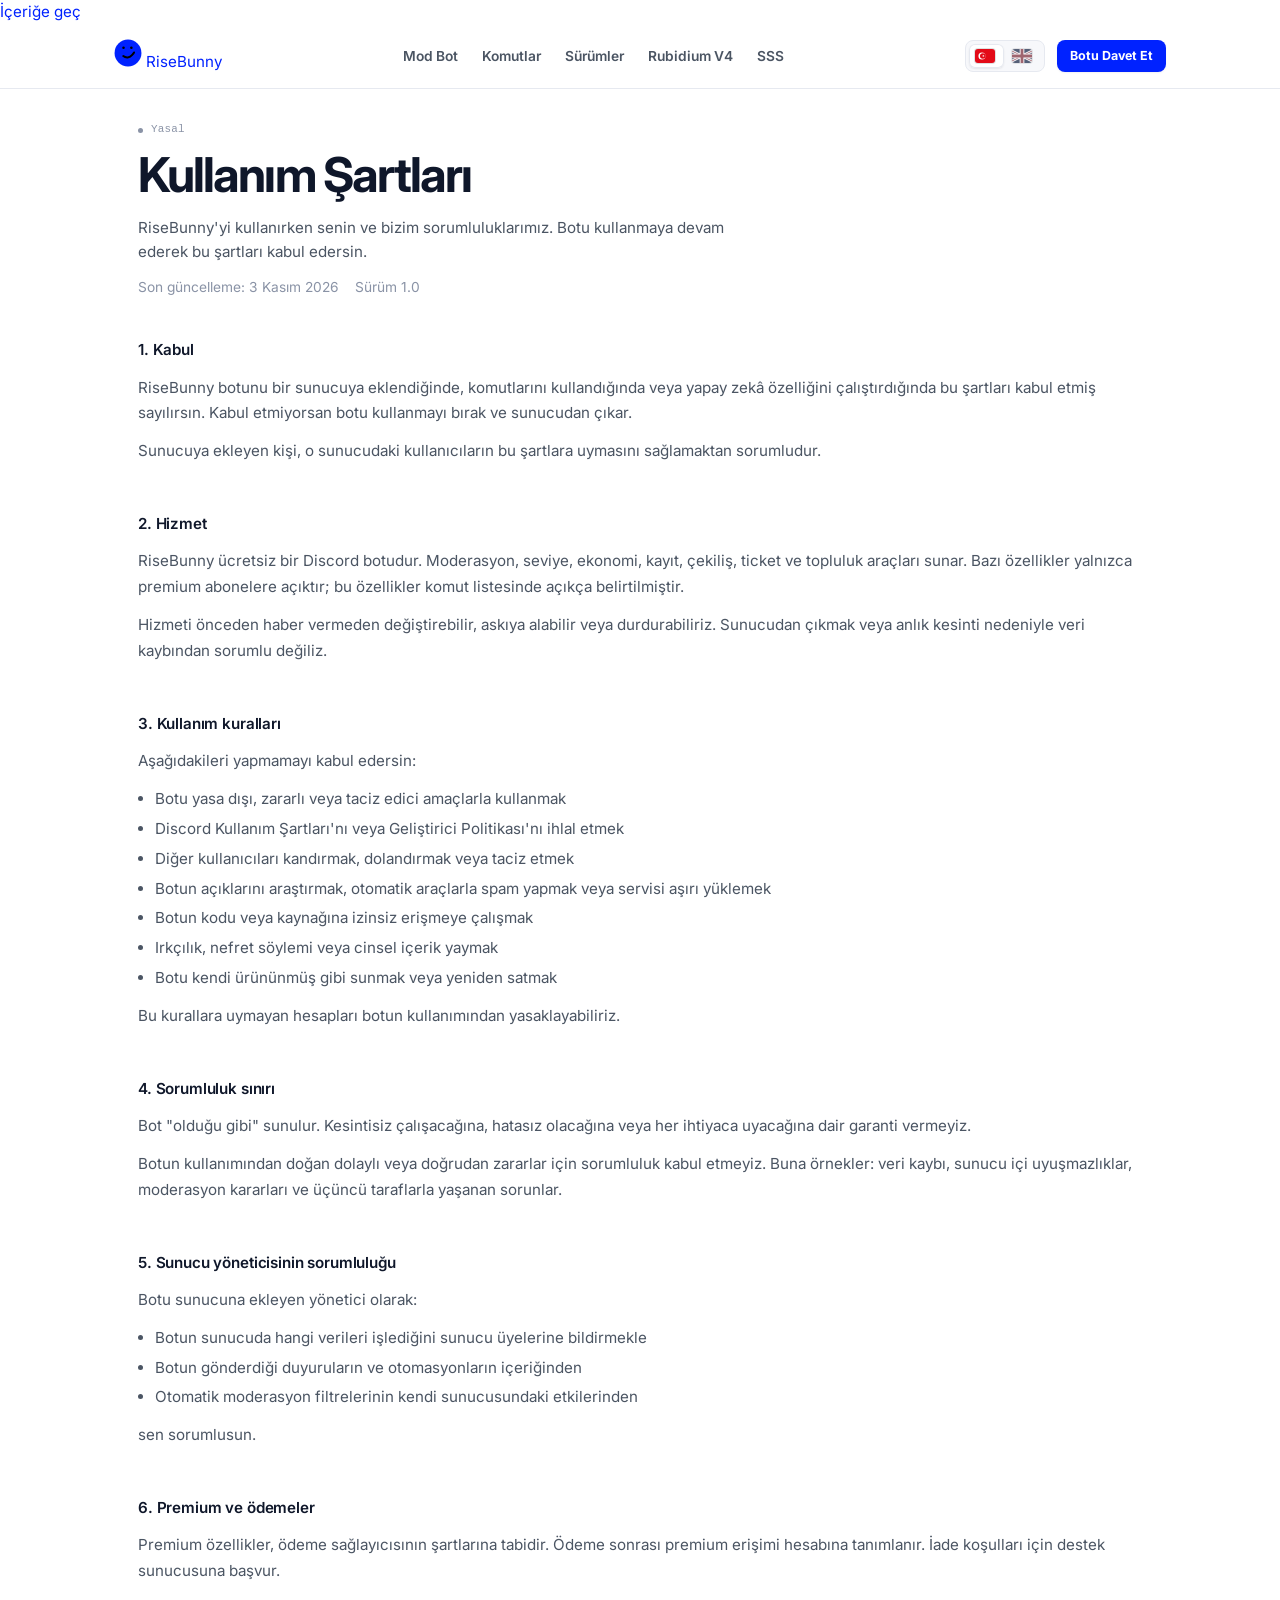
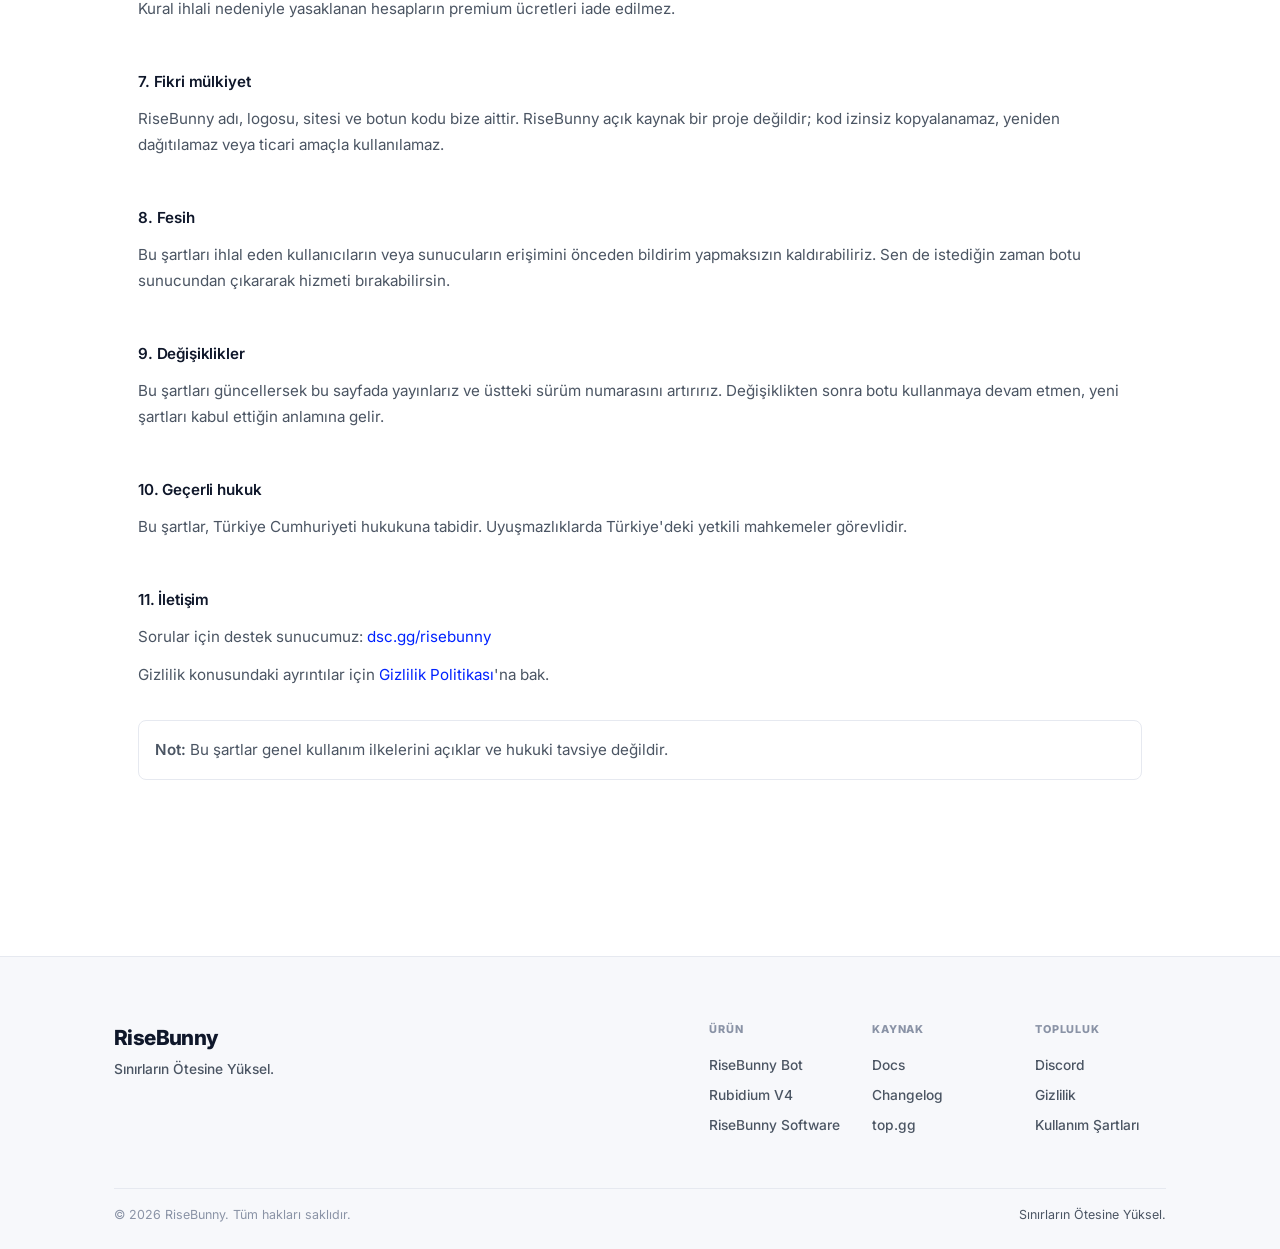
<file: terms.html>
<!DOCTYPE html>
<html lang="tr" data-theme="light" data-title-tr="Kullanım Şartları · RiseBunny" data-title-en="Terms of Service · RiseBunny">
<head>
<meta charset="UTF-8">
<meta name="viewport" content="width=device-width, initial-scale=1">
<meta name="theme-color" content="#ffffff">
<link rel="icon" type="image/svg+xml" href="images/bot.svg">
<link rel="alternate icon" type="image/png" href="images/bot.png">
<title>Kullanım Şartları · RiseBunny</title>
<meta name="description" content="RiseBunny botunu kullanırken geçerli olan kurallar, sorumluluklar ve sınırlar. Kısa ve açık.">
<meta name="robots" content="index, follow">
<link rel="canonical" href="https://risebunny.vercel.app/terms">
<meta property="og:type" content="website">
<meta property="og:site_name" content="RiseBunny Software">
<meta property="og:title" content="Kullanım Şartları · RiseBunny">
<meta property="og:url" content="https://risebunny.vercel.app/terms">
<link rel="preconnect" href="https://fonts.googleapis.com">
<link rel="preconnect" href="https://fonts.gstatic.com" crossorigin>
<link rel="stylesheet" href="https://fonts.googleapis.com/css2?family=Inter:wght@400;500;600;700;800&display=swap">
<script>/* tema, ilk boyamadan önce: titreme yok */(function(){try{var t=localStorage.getItem('rb-theme');if(t==='dark'||t==='light')document.documentElement.setAttribute('data-theme',t);}catch(e){}})();</script>
<link rel="stylesheet" href="https://cdnjs.cloudflare.com/ajax/libs/font-awesome/6.5.1/css/all.min.css">
<link rel="stylesheet" href="css/styles.css?v=14">
<style>
  .legal{max-width:var(--w-doc);margin:0 auto;padding:0 var(--sp-5) var(--sp-8)}
  .legal h2{margin:var(--sp-7) 0 var(--sp-3);font-size:var(--fs-lg);font-weight:600;letter-spacing:-.01em}
  .legal h2:first-child{margin-top:var(--sp-5)}
  .legal h3{margin:var(--sp-5) 0 var(--sp-2);font-size:var(--fs-base);font-weight:600}
  .legal p,.legal li{color:var(--muted);font-size:var(--fs-base);line-height:1.7;text-wrap:pretty}
  .legal p{margin:0 0 var(--sp-3)}
  .legal ul{margin:0 0 var(--sp-3);padding-left:1.15em}
  .legal li{margin-bottom:var(--sp-1)}
  .legal strong{color:var(--text);font-weight:600}
  .legal code{font-family:var(--mono);font-size:.92em;background:var(--soft);padding:1px 5px;border-radius:4px;color:var(--text)}
  .legal-meta{display:flex;gap:var(--sp-4);flex-wrap:wrap;margin-top:var(--sp-3);color:var(--faint);font-size:var(--fs-sm)}
  .legal-note{margin-top:var(--sp-6);padding:var(--sp-4);border:1px solid var(--line);border-radius:8px;background:var(--soft)}
  .legal-note p:last-child{margin-bottom:0}
  @media(max-width:640px){.legal{padding-inline:var(--sp-4)}}
</style>
</head>
<body>
<a class="skip" href="#main">İçeriğe geç</a>

<header class="site-header">
  <div class="header-in">
    <a href="index.html" class="logo" aria-label="RiseBunny">
      <img src="images/bot.svg" alt="" width="28" height="28">
      <span>RiseBunny</span>
    </a>
    <nav class="nav-links" id="nav-links" aria-label="Ana menü">
      <a href="risebunny.html" data-i18n="nav_bot">RiseBunny Bot</a>
      <a href="docs.html" data-i18n="nav_docs">Komutlar</a>
      <a href="changelog.html" data-i18n="nav_changelog">Sürümler</a>
      <a href="/rubidium">Rubidium V4</a>
      <a href="index.html#sss" data-i18n="nav_faq">SSS</a>
    </nav>
    <div class="header-side">
      <div class="lang-toggle" role="group" aria-label="Dil / Language">
        <button type="button" class="lang-btn active" data-lang="tr"><span class="flag-t flag-tr" aria-hidden="true">TR</span></button>
        <button type="button" class="lang-btn" data-lang="en"><span class="flag-t flag-gb" aria-hidden="true">EN</span></button>
      </div>
      <a href="https://discord.com/api/oauth2/authorize?client_id=1540401487581020252&amp;permissions=8&amp;scope=bot%20applications.commands" class="btn sm solid" target="_blank" rel="noopener" data-i18n="invite">Botu Davet Et</a>
      <button type="button" class="burger" id="burger" aria-label="Menü" aria-expanded="false"><i class="fa-solid fa-bars" aria-hidden="true"></i></button>
    </div>
  </div>
</header>

<main id="main">
<section class="section page-top">
  <div class="page-head">
    <p class="eyebrow"><span class="dot" aria-hidden="true"></span><span data-i18n="legal_eyebrow">Yasal</span></p>
    <h1 class="page-title" data-i18n="terms_title">Kullanım Şartları</h1>
    <p class="page-lead" data-i18n="terms_lead">RiseBunny'yi kullanırken senin ve bizim sorumluluklarımız. Botu kullanmaya devam ederek bu şartları kabul edersin.</p>
    <div class="legal-meta">
      <span data-i18n="legal_updated">Son güncelleme: 3 Kasım 2026</span>
      <span data-i18n="legal_version">Sürüm 1.0</span>
    </div>
  </div>

  <div class="legal" data-i18n-block="terms-tr">
    <h2>1. Kabul</h2>
    <p>RiseBunny botunu bir sunucuya eklendiğinde, komutlarını kullandığında veya yapay zekâ özelliğini çalıştırdığında bu şartları kabul etmiş sayılırsın. Kabul etmiyorsan botu kullanmayı bırak ve sunucudan çıkar.</p>
    <p>Sunucuya ekleyen kişi, o sunucudaki kullanıcıların bu şartlara uymasını sağlamaktan sorumludur.</p>

    <h2>2. Hizmet</h2>
    <p>RiseBunny ücretsiz bir Discord botudur. Moderasyon, seviye, ekonomi, kayıt, çekiliş, ticket ve topluluk araçları sunar. Bazı özellikler yalnızca premium abonelere açıktır; bu özellikler komut listesinde açıkça belirtilmiştir.</p>
    <p>Hizmeti önceden haber vermeden değiştirebilir, askıya alabilir veya durdurabiliriz. Sunucudan çıkmak veya anlık kesinti nedeniyle veri kaybından sorumlu değiliz.</p>

    <h2>3. Kullanım kuralları</h2>
    <p>Aşağıdakileri yapmamayı kabul edersin:</p>
    <ul>
      <li>Botu yasa dışı, zararlı veya taciz edici amaçlarla kullanmak</li>
      <li>Discord Kullanım Şartları'nı veya Geliştirici Politikası'nı ihlal etmek</li>
      <li>Diğer kullanıcıları kandırmak, dolandırmak veya taciz etmek</li>
      <li>Botun açıklarını araştırmak, otomatik araçlarla spam yapmak veya servisi aşırı yüklemek</li>
      <li>Botun kodu veya kaynağına izinsiz erişmeye çalışmak</li>
      <li>Irkçılık, nefret söylemi veya cinsel içerik yaymak</li>
      <li>Botu kendi ürününmüş gibi sunmak veya yeniden satmak</li>
    </ul>
    <p>Bu kurallara uymayan hesapları botun kullanımından yasaklayabiliriz.</p>

    <h2>4. Sorumluluk sınırı</h2>
    <p>Bot "olduğu gibi" sunulur. Kesintisiz çalışacağına, hatasız olacağına veya her ihtiyaca uyacağına dair garanti vermeyiz.</p>
    <p>Botun kullanımından doğan dolaylı veya doğrudan zararlar için sorumluluk kabul etmeyiz. Buna örnekler: veri kaybı, sunucu içi uyuşmazlıklar, moderasyon kararları ve üçüncü taraflarla yaşanan sorunlar.</p>

    <h2>5. Sunucu yöneticisinin sorumluluğu</h2>
    <p>Botu sunucuna ekleyen yönetici olarak:</p>
    <ul>
      <li>Botun sunucuda hangi verileri işlediğini sunucu üyelerine bildirmekle</li>
      <li>Botun gönderdiği duyuruların ve otomasyonların içeriğinden</li>
      <li>Otomatik moderasyon filtrelerinin kendi sunucusundaki etkilerinden</li>
    </ul>
    <p>sen sorumlusun.</p>

    <h2>6. Premium ve ödemeler</h2>
    <p>Premium özellikler, ödeme sağlayıcısının şartlarına tabidir. Ödeme sonrası premium erişimi hesabına tanımlanır. İade koşulları için destek sunucusuna başvur.</p>
    <p>Kural ihlali nedeniyle yasaklanan hesapların premium ücretleri iade edilmez.</p>

    <h2>7. Fikri mülkiyet</h2>
    <p>RiseBunny adı, logosu, sitesi ve botun kodu bize aittir. RiseBunny açık kaynak bir proje değildir; kod izinsiz kopyalanamaz, yeniden dağıtılamaz veya ticari amaçla kullanılamaz.</p>

    <h2>8. Fesih</h2>
    <p>Bu şartları ihlal eden kullanıcıların veya sunucuların erişimini önceden bildirim yapmaksızın kaldırabiliriz. Sen de istediğin zaman botu sunucundan çıkararak hizmeti bırakabilirsin.</p>

    <h2>9. Değişiklikler</h2>
    <p>Bu şartları güncellersek bu sayfada yayınlarız ve üstteki sürüm numarasını artırırız. Değişiklikten sonra botu kullanmaya devam etmen, yeni şartları kabul ettiğin anlamına gelir.</p>

    <h2>10. Geçerli hukuk</h2>
    <p>Bu şartlar, Türkiye Cumhuriyeti hukukuna tabidir. Uyuşmazlıklarda Türkiye'deki yetkili mahkemeler görevlidir.</p>

    <h2>11. İletişim</h2>
    <p>Sorular için destek sunucumuz: <a href="https://dsc.gg/risebunny" target="_blank" rel="noopener">dsc.gg/risebunny</a></p>
    <p>Gizlilik konusundaki ayrıntılar için <a href="privacy.html">Gizlilik Politikası</a>'na bak.</p>

    <div class="legal-note">
      <p><strong>Not:</strong> Bu şartlar genel kullanım ilkelerini açıklar ve hukuki tavsiye değildir.</p>
    </div>
  </div>

  <div class="legal" data-i18n-block="terms-en" hidden>
    <h2>1. Acceptance</h2>
    <p>By adding the RiseBunny bot to a server, using its commands or triggering its AI feature, you agree to these terms. If you do not agree, stop using the bot and remove it from the server.</p>
    <p>The person who invites the bot is responsible for making sure users in that server follow these terms.</p>

    <h2>2. Service</h2>
    <p>RiseBunny is a free Discord bot providing moderation, leveling, economy, registration, giveaway, ticket and community tools. Some features are available to premium subscribers only; those are clearly marked in the command list.</p>
    <p>We may change, suspend or discontinue the service without prior notice. We are not responsible for data loss caused by removing the bot from a server or by temporary downtime.</p>

    <h2>3. Usage rules</h2>
    <p>You agree not to:</p>
    <ul>
      <li>Use the bot for illegal, harmful or abusive purposes</li>
      <li>Violate the Discord Terms of Service or Developer Policy</li>
      <li>Scam, deceive or harass other users</li>
      <li>Probe for vulnerabilities, spam with automated tools or overload the service</li>
      <li>Attempt to access the bot's code or source without permission</li>
      <li>Spread hate speech, racism or sexual content</li>
      <li>Present the bot as your own product or resell it</li>
    </ul>
    <p>We may ban accounts that break these rules.</p>

    <h2>4. Limitation of liability</h2>
    <p>The bot is provided "as is". We make no guarantee that it will be uninterrupted, error-free or fit for every need.</p>
    <p>We accept no liability for direct or indirect damages arising from use of the bot, including data loss, in-server disputes, moderation decisions and issues with third parties.</p>

    <h2>5. Server admin responsibility</h2>
    <p>As the admin who added the bot you are responsible for:</p>
    <ul>
      <li>Informing your server members which data the bot processes</li>
      <li>The content of announcements and automations the bot sends</li>
      <li>The effects of automated moderation filters in your server</li>
    </ul>

    <h2>6. Premium and payments</h2>
    <p>Premium features are subject to the terms of the payment provider. Premium access is applied to your account after payment. Contact the support server for refund conditions.</p>
    <p>Premium fees are not refunded for accounts banned due to rule violations.</p>

    <h2>7. Intellectual property</h2>
    <p>The RiseBunny name, logo, site and bot code belong to us. RiseBunny is not an open source project; the code may not be copied, redistributed or used commercially without permission.</p>

    <h2>8. Termination</h2>
    <p>We may revoke access for users or servers that violate these terms without prior notice. You may stop using the service at any time by removing the bot from your server.</p>

    <h2>9. Changes</h2>
    <p>If we update these terms we publish them on this page and bump the version number above. Continuing to use the bot after a change means you accept the new terms.</p>

    <h2>10. Governing law</h2>
    <p>These terms are governed by the laws of the Republic of Türkiye. Courts in Türkiye have jurisdiction over disputes.</p>

    <h2>11. Contact</h2>
    <p>Questions: our support server <a href="https://dsc.gg/risebunny" target="_blank" rel="noopener">dsc.gg/risebunny</a></p>
    <p>For privacy details see the <a href="privacy.html">Privacy Policy</a>.</p>

    <div class="legal-note">
      <p><strong>Note:</strong> These terms describe general usage principles and are not legal advice.</p>
    </div>
  </div>
</section>
</main>

<footer class="site-footer">
  <div class="footer-in">
    <div class="footer-top">
      <div class="footer-brand">RiseBunny<small data-i18n="footer_slogan">Rise Beyond Limits.</small></div>
      <div class="footer-grid">
        <div class="footer-col">
          <h5 data-i18n="f_product">Ürün</h5>
          <a href="risebunny.html">RiseBunny Bot</a>
          <a href="/rubidium">Rubidium V4</a>
          <a href="index.html">RiseBunny Software</a>
        </div>
        <div class="footer-col">
          <h5 data-i18n="f_res">Kaynak</h5>
          <a href="docs.html">Docs</a>
          <a href="changelog.html">Changelog</a>
          <a href="https://top.gg/bot/1540401487581020252" target="_blank" rel="noopener">top.gg</a>
        </div>
        <div class="footer-col">
          <h5 data-i18n="f_community">Topluluk</h5>
          <a href="https://dsc.gg/risebunny" target="_blank" rel="noopener">Discord</a>
          <a href="privacy.html" data-i18n="legal_privacy">Gizlilik</a>
          <a href="terms.html" data-i18n="legal_terms">Kullanım Şartları</a>
        </div>
      </div>
    </div>
    <div class="footer-base">
      <span data-i18n="copyright">© 2026 RiseBunny. All rights reserved.</span>
      <span class="slogan" data-i18n="footer_slogan">Rise Beyond Limits.</span>
    </div>
  </div>
</footer>

<script src="js/app.js"></script>
</body>
</html>
</file>
<file: css/styles.css>
/* ══════════════════════════════════════════════════════════════════════
   RiseBunny — styles.css (site)

   Yapı:
     tokens.css      renk / tipografi / boşluk / gölge  (tek kaynak)
     components.css  header, buton, kart, hero, footer… (ortak dil)
     bu dosya        yalnızca BOT SAYFASINA ÖZEL parçalar

   Not: Artık hiçbir renk sabit yazılmıyor. Panel aynı iki dosyayı
   `data-theme="dark"` ile kullanır, bu yüzden site ve panel aynı
   dilde konuşur ama farklı ışıkta görünür.
   ══════════════════════════════════════════════════════════════════════ */

@import url("tokens.css");
@import url("components.css");

/* ══════════════════════════════════════════════════════════════════════
   BOT SAYFASI
   ══════════════════════════════════════════════════════════════════════ */

/* ── hero: avatar + başlık ────────────────────────────────────────── */
.rb-hero{display:flex;gap:var(--sp-5);align-items:center;flex-wrap:wrap}
.rb-avatar{
  width:104px;height:104px;border-radius:30px;flex:none;
  box-shadow:0 16px 40px rgba(0,34,255,.25),0 0 0 1px var(--brand-edge);
}
html[data-theme="dark"] .rb-avatar{box-shadow:0 16px 44px rgba(0,34,255,.45),0 0 0 1px var(--brand-edge)}
.rb-hero-body{flex:1;min-width:260px}

/* ── bot kartı ────────────────────────────────────────────────────────
   Referans: Vercel ürün kartı (Refero) — 6px köşe, 16px iç boşluk,
   tek dolgulu birincil düğme, geri kalan her şey hairline çizgi.
   İki sütunlu panel yerine tek kart: hero'yu ezmez, "ürün" gibi okunur. */
.botcard{
  margin-top:var(--sp-7);
  max-width:560px;
  background:var(--surface);
  border:1px solid var(--line);
  border-radius:var(--r-sm);
  overflow:hidden;
}

/* üst şerit: kimlik solda, birincil eylem sağda */
.botcard-top{
  display:flex;align-items:center;justify-content:space-between;
  gap:var(--sp-4);
  padding:var(--sp-4);
}

/* canlı durum: avatar + ad + gerçek sayılar */
.bot-live{
  display:inline-flex;align-items:center;gap:10px;
  min-width:0;
}
.bot-live img{width:36px;height:36px;border-radius:50%;object-fit:cover;flex:none;display:block}
.bot-live .live-av{position:relative;flex:none;display:block}
.bot-live .live-dot{
  position:absolute;right:-1px;bottom:-1px;
  width:11px;height:11px;border-radius:50%;
  background:var(--ok);
  box-shadow:0 0 0 2px var(--surface);
  animation:blink 2.4s ease-in-out infinite;
}
.bot-live.off .live-dot{background:var(--faint);animation:none}
.bot-live .live-txt{display:flex;flex-direction:column;line-height:1.3;min-width:0}
.bot-live .live-txt b{
  font-size:var(--fs-sm);font-weight:600;letter-spacing:-.01em;
  color:var(--ink);white-space:nowrap;
}
.bot-live .live-txt span{
  font-size:var(--fs-2xs);color:var(--faint);font-family:var(--mono);
  white-space:nowrap;overflow:hidden;text-overflow:ellipsis;
}

/* tek birincil eylem — sayfada marka rengi taşıyan tek öğe */
.botcard-cta{
  display:inline-flex;align-items:center;justify-content:center;gap:7px;flex:none;
  height:32px;padding:0 12px;border-radius:6px;
  background:var(--brand);color:#fff;
  font-size:var(--fs-xs);font-weight:600;letter-spacing:-.005em;
  text-decoration:none;
  transition:background 150ms ease-out;
}
.botcard-cta i{font-size:.8rem}
.botcard-cta:hover{background:var(--brand-600)}
.botcard-cta:focus-visible{outline:2px solid var(--brand);outline-offset:2px}
/* metin kırılırsa düğme de büyüsün (TR metni EN'den uzun) */
.botcard-cta span{white-space:nowrap}

/* mesaj bloğu: Discord'un hiyerarşisi, sitenin tipografisi.
   Saat ve etiketler mono; gövde sans. Renk yok, hizalama var. */
.botcard-msg{
  padding:var(--sp-4);
  border-top:1px solid var(--line);
  background:var(--surface-2);
}
html[data-theme="dark"] .botcard-msg{background:var(--surface)}
.bc-row{
  display:flex;align-items:center;gap:8px;
  margin:0;line-height:1.4;min-width:0;
}
.bc-row + .bc-row{margin-top:6px}
.bc-user{font-size:var(--fs-xs);font-weight:600;color:var(--ink)}
.bc-cmd{
  font-family:var(--mono);font-size:var(--fs-2xs);
  color:var(--brand-600);background:var(--brand-soft);
  border:1px solid var(--brand-edge);border-radius:4px;
  padding:1px 6px;line-height:1.5;
}
html[data-theme="dark"] .bc-cmd{color:var(--brand-300)}
.bc-time{
  margin-left:auto;font-family:var(--mono);
  font-size:var(--fs-2xs);color:var(--faint);
}
.bc-tick{
  display:inline-grid;place-items:center;flex:none;
  width:12px;height:12px;border-radius:3px;
  background:var(--line-2);color:var(--bg);font-size:7px;line-height:1;
}
.bc-name{font-size:var(--fs-xs);font-weight:600;color:var(--ink)}
.bc-tag{
  font-family:var(--mono);font-size:9px;font-weight:600;
  letter-spacing:.06em;line-height:1.6;
  color:var(--muted);background:var(--surface-3);
  border:1px solid var(--line);border-radius:3px;
  padding:0 4px;
}
.bc-sep{width:1px;height:11px;background:var(--line-2);flex:none}
.bc-count{
  font-size:var(--fs-2xs);color:var(--muted);
  font-variant-numeric:tabular-nums;
  white-space:nowrap;overflow:hidden;text-overflow:ellipsis;
}
.bc-cats{
  margin:10px 0 0;padding:0;
  font-family:var(--mono);font-size:var(--fs-2xs);
  color:var(--faint);line-height:1.6;
  overflow-wrap:anywhere;
}

@media (max-width:560px){
  .botcard-top{flex-wrap:wrap;gap:var(--sp-3)}
  .botcard-cta{width:100%;justify-content:center;height:34px}
  .bc-cats{font-size:10px}
}

/* top.gg widget'ları */
.widgets{display:flex;gap:var(--sp-3);flex-wrap:wrap;margin-top:var(--sp-5)}
.widgets a{
  display:inline-block;padding:var(--sp-2);
  border:1px solid var(--line);border-radius:var(--r-sm);
  background:var(--surface);
  transition:border-color var(--d-2) var(--t),transform var(--d-1) var(--t);
}
.widgets a:hover{border-color:var(--brand);transform:translateY(-1px)}
.widgets img{display:block;height:40px;width:auto}

/* ── istatistik ───────────────────────────────────────────────────── */
.stat-grid{display:grid;grid-template-columns:repeat(4,minmax(0,1fr));gap:var(--sp-3)}
.stat-card{
  border:1px solid var(--line);border-radius:var(--r-md);
  padding:var(--sp-5) var(--sp-4);text-align:center;
  background:var(--surface);
  transition:border-color var(--d-2) var(--t);
}
.stat-card:hover{border-color:var(--brand-edge)}
.stat-card b{
  display:block;font-size:1.7rem;font-weight:800;line-height:1.15;
  letter-spacing:var(--track-tight);font-variant-numeric:tabular-nums;
}
.stat-card span{font-size:var(--fs-xs);color:var(--muted);font-weight:600}
.stat-card small{display:block;margin-top:var(--sp-1);font-size:var(--fs-2xs);color:var(--faint)}

/* ── özellik kartları ─────────────────────────────────────────────── */
/* Izgara çizgileriyle ayrılmış tek blok: 3 ayrı kutu yerine referans
   sitelerdeki gibi bitişik hücreler. Hover'da yalnızca zemin açılır.
   Sütun sayısı kart sayısına bölünmeli: 8 kart 3 sütunda son hücreyi
   boş bırakıyordu (arkadaki gri blok). 4 sütun = iki tam satır. */
.feat-grid{
  display:grid;grid-template-columns:repeat(4,minmax(0,1fr));gap:1px;
  background:var(--line);
  border:1px solid var(--line);border-radius:var(--r-md);overflow:hidden;
}
.feat-card{
  background:var(--surface);
  padding:var(--sp-5) var(--sp-5) var(--sp-4);
  display:flex;flex-direction:column;
  transition:background var(--d-1) var(--t);
}
.feat-card:hover{background:var(--surface-2)}
.feat-card .fi{
  display:grid;place-items:center;justify-items:start;
  width:20px;height:20px;font-size:var(--fs-base);
  margin-bottom:var(--sp-4);
}
.feat-card h3{margin:0 0 6px;font-size:var(--fs-h4);font-weight:650;letter-spacing:-.02em;line-height:1.3}
.feat-card p{margin:0 0 var(--sp-4);font-size:var(--fs-sm);color:var(--muted);line-height:1.55;flex:1}
.feat-card code{
  display:block;overflow-x:auto;white-space:nowrap;
  font-family:var(--mono);font-size:var(--fs-2xs);color:var(--muted);
  background:var(--surface-2);border:1px solid var(--line);
  border-radius:var(--r-xs);padding:5px 8px;
}
html[data-theme="dark"] .feat-card code{color:var(--muted)}

/* ── moderasyon demosu ────────────────────────────────────────────── */
.feed{
  margin-top:0;border:1px solid var(--line);border-radius:var(--r-md);
  padding:var(--sp-5);display:grid;gap:var(--sp-3);max-width:680px;
  background:var(--surface-2);font-size:var(--fs-sm);
}
.feed-line{display:flex;gap:var(--sp-3);align-items:center}
.feed-line b{flex:none;font-size:var(--fs-xs);font-weight:800;color:var(--ink)}
.feed-line span{color:var(--muted)}
.feed-line.toxic{position:relative;border-radius:var(--r-xs);padding:var(--sp-1) 0}
.feed-line.toxic .txt{color:var(--bad);font-weight:600}
.feed-line.toxic.struck .strike{
  position:absolute;left:0;right:0;top:50%;height:2px;
  background:var(--bad);border-radius:2px;
  transform:scaleX(0);transform-origin:left;
  animation:slash .4s .15s forwards;
}
@keyframes slash{to{transform:scaleX(1)}}
.feed-line.sys{display:flex;align-items:center;gap:10px}
.feed-line.sys .bot-avatar{width:26px;height:26px;border-radius:50%;object-fit:contain;flex:none}
.feed-line.sys span{color:var(--brand-600);font-size:var(--fs-xs);font-weight:700}
html[data-theme="dark"] .feed-line.sys span{color:var(--brand-300)}
.feed-line.ban{
  width:fit-content;padding:var(--sp-2) var(--sp-3);
  border-radius:var(--r-xs);
  background:var(--bad);color:#fff;
  font-size:var(--fs-2xs);font-weight:800;letter-spacing:var(--track-wide);
  opacity:0;transform:translateY(4px);
}
.feed-line.ban.show{animation:banin .4s var(--t) forwards}
@keyframes banin{to{opacity:1;transform:none}}

/* ── simülatör ────────────────────────────────────────────────────── */
.sim-input{display:flex;gap:var(--sp-2);margin-top:var(--sp-1)}
.sim-input input{
  flex:1;min-width:0;
  padding:var(--sp-3) var(--sp-4);
  border:1px solid var(--line-2);border-radius:var(--r-sm);
  background:var(--surface);color:var(--ink);font-size:var(--fs-sm);
}
.sim-input input:focus{outline:none;border-color:var(--brand);box-shadow:var(--ring)}
.sim-input .btn{--btn-h:44px}
.sim-hints{display:flex;gap:var(--sp-2);flex-wrap:wrap}
.sim-hints button{
  padding:6px var(--sp-3);border-radius:var(--r-pill);
  background:var(--surface-3);border:1px solid var(--line);
  color:var(--muted);font-size:var(--fs-2xs);font-weight:700;
  transition:border-color var(--d-1) var(--t),color var(--d-1) var(--t);
}
.sim-hints button:hover{border-color:var(--brand);color:var(--brand)}
html[data-theme="dark"] .sim-hints button:hover{color:var(--brand-300)}
.sim-tag{
  display:inline-block;margin-top:var(--sp-2);
  background:var(--brand-soft);border:1px solid var(--brand-edge);
  color:var(--brand-600);border-radius:var(--r-pill);
  padding:6px var(--sp-4);font-size:var(--fs-xs);
}
html[data-theme="dark"] .sim-tag{color:var(--brand-300)}

/* ── oy adımları ──────────────────────────────────────────────────── */
.vote-steps{display:grid;grid-template-columns:repeat(3,minmax(0,1fr));gap:var(--sp-3)}
.vote-step{
  border:1px solid var(--line);border-radius:var(--r-md);
  padding:var(--sp-5);text-align:center;background:var(--surface);
}
.vote-step .n{
  width:34px;height:34px;border-radius:50%;margin:0 auto var(--sp-3);
  display:grid;place-items:center;
  background:var(--brand);color:#fff;font-weight:800;font-size:var(--fs-sm);
}
.vote-step h3{margin:0 0 var(--sp-1);font-size:var(--fs-h4);font-weight:800}
.vote-step p{margin:0;font-size:var(--fs-xs);color:var(--muted)}

/* ── liderlik tablosu ─────────────────────────────────────────────── */
.lb-cols{display:grid;grid-template-columns:1fr 1fr;gap:var(--sp-4)}
.lb-h{margin:0 0 var(--sp-3);font-size:var(--fs-h4);font-weight:800}
.lb-tabs{display:flex;gap:var(--sp-2);margin:var(--sp-3) 0}
.lb-tabs button{
  padding:var(--sp-2) var(--sp-4);border-radius:var(--r-pill);
  border:1px solid var(--line);background:var(--surface);
  font-size:var(--fs-xs);font-weight:700;color:var(--muted);
}
.lb-tabs button.on{background:var(--ink);border-color:var(--ink);color:var(--bg)}
.lb-list{
  border:1px solid var(--line);border-radius:var(--r-md);
  overflow:hidden;background:var(--surface);
}
.lb-row{
  display:flex;align-items:center;gap:var(--sp-3);
  padding:var(--sp-2) var(--sp-4);
  border-bottom:1px solid var(--line);
  font-size:var(--fs-sm);
}
.lb-row:last-child{border-bottom:none}
.lb-row .rk{
  min-width:30px;font-weight:800;font-variant-numeric:tabular-nums;
  color:var(--faint);
}
.lb-row:nth-child(1) .rk{color:#d4a017}
.lb-row:nth-child(2) .rk{color:#9aa3b2}
.lb-row:nth-child(3) .rk{color:#b87333}
html[data-theme="dark"] .lb-row:nth-child(1) .rk{color:#fbbf24}
html[data-theme="dark"] .lb-row:nth-child(2) .rk{color:#cbd5e1}
html[data-theme="dark"] .lb-row:nth-child(3) .rk{color:#f0a36b}
.lb-row b{flex:1;min-width:0;overflow:hidden;text-overflow:ellipsis;white-space:nowrap}
.lb-row .vl{color:var(--muted);font-weight:700;font-variant-numeric:tabular-nums}
.lb-note{margin:var(--sp-3) 0 0;font-size:var(--fs-xs);color:var(--faint)}

/* ── hesap + mağaza ───────────────────────────────────────────────── */
.acc-card{
  display:flex;gap:var(--sp-4);align-items:center;flex-wrap:wrap;
  border:1px solid var(--line);border-radius:var(--r-md);
  padding:var(--sp-4);background:var(--surface);
}
.acc-card img{width:56px;height:56px;border-radius:50%;border:2px solid #5865F2;object-fit:cover}
.acc-card .an{font-weight:800;font-size:var(--fs-base)}
.acc-stats{display:flex;gap:var(--sp-2);flex-wrap:wrap;margin-top:var(--sp-2)}
.acc-stat{
  border:1px solid var(--line);border-radius:var(--r-sm);
  padding:var(--sp-2) var(--sp-3);font-size:var(--fs-xs);
  background:var(--surface-2);
}
.acc-stat b{display:block;font-size:var(--fs-base);font-variant-numeric:tabular-nums}

.shop-grid{display:grid;grid-template-columns:repeat(3,minmax(0,1fr));gap:var(--sp-3)}
.shop-card{
  border:1px solid var(--line);border-radius:var(--r-md);
  padding:var(--sp-4);text-align:center;background:var(--surface);
}
.shop-card .emoji{font-size:2rem;line-height:1}
.shop-card h4{margin:var(--sp-2) 0 var(--sp-1);font-size:var(--fs-sm);font-weight:800}
.shop-card .price{font-weight:800;color:var(--brand-600);margin-bottom:var(--sp-3)}
html[data-theme="dark"] .shop-card .price{color:var(--brand-300)}
.shop-card .old{margin-right:6px;font-size:var(--fs-2xs);color:var(--faint);text-decoration:line-through}

/* ── SSS ──────────────────────────────────────────────────────────── */
.faq{border-top:1px solid var(--line)}
.faq-item{border-bottom:1px solid var(--line)}
.faq-q{
  width:100%;display:flex;justify-content:space-between;align-items:center;gap:var(--sp-4);
  padding:18px var(--sp-2);text-align:left;
  background:none;border:none;color:var(--ink);
  font-size:var(--fs-h4);font-weight:700;
}
.faq-q i{color:var(--faint);font-size:var(--fs-sm);transition:transform var(--d-2) var(--t)}
.faq-item.open .faq-q i{transform:rotate(45deg);color:var(--brand)}
.faq-a{max-height:0;overflow:hidden;transition:max-height var(--d-3) var(--t)}
.faq-item.open .faq-a{max-height:400px}
.faq-a > div{padding:0 var(--sp-2) var(--sp-5);color:var(--muted);max-width:660px;font-size:var(--fs-sm)}

/* ── iletişim ─────────────────────────────────────────────────────── */
.con-grid{display:grid;grid-template-columns:1.25fr .75fr;gap:var(--sp-7);margin-top:var(--sp-2)}
.con-form{margin-top:var(--sp-4)}
.con-row{display:grid;grid-template-columns:1fr 1fr;gap:var(--sp-4)}
.con-side{display:flex;flex-direction:column;gap:var(--sp-3)}
.discord-card{
  display:flex;gap:var(--sp-3);align-items:center;
  border:1px solid var(--line);border-radius:var(--r-md);
  padding:var(--sp-5);background:var(--surface);color:var(--ink);
  transition:border-color var(--d-2) var(--t),transform var(--d-1) var(--t);
}
.discord-card:hover{border-color:#5865F2;color:var(--ink);transform:translateY(-2px)}
.discord-card i{font-size:1.7rem;color:#5865F2;flex:none}
.discord-card b{display:block;font-size:var(--fs-sm);font-weight:800}
.discord-card small{color:var(--muted);font-size:var(--fs-xs)}
.social-links{display:flex;gap:var(--sp-2);flex-wrap:wrap}
.social-link{
  width:44px;height:44px;display:grid;place-items:center;
  border:1px solid var(--line);border-radius:var(--r-sm);
  color:var(--muted);font-size:1rem;
  transition:background var(--d-2) var(--t),color var(--d-2) var(--t),border-color var(--d-2) var(--t);
}
.social-link:hover{background:var(--ink);border-color:var(--ink);color:var(--bg)}
#con-login-note a{
  display:inline-flex;align-items:center;gap:var(--sp-2);
  padding:var(--sp-2) var(--sp-4);border-radius:var(--r-pill);
  border:1px solid var(--line);background:var(--surface);
  font-weight:800;color:#5865F2;
}
#con-login-note a:hover{border-color:#5865F2}

/* Minecraft 3D vitrin */
.mc-head{display:flex;align-items:center;justify-content:space-between;gap:var(--sp-5)}
.mc-head > div:first-of-type{flex:1;min-width:0}
.mc-3d-wrap{
  flex:none;width:150px;height:190px;
  display:flex;align-items:center;justify-content:center;
  cursor:grab;user-select:none;position:relative;border-radius:var(--r-md);
  background:radial-gradient(circle at center,var(--brand-soft),transparent 70%);
}
.mc-3d-wrap:active{cursor:grabbing}
.mc-3d-wrap canvas{width:140px;height:180px;display:block}
.mc-3d-fallback{width:100px;height:auto}

/* ── duyarlı ──────────────────────────────────────────────────────── */
@media (max-width:980px){
  .feat-grid{grid-template-columns:repeat(2,minmax(0,1fr))}
  .stat-grid{grid-template-columns:repeat(2,minmax(0,1fr))}
  .con-grid{grid-template-columns:1fr}
  .sim-input{flex-wrap:wrap}
  .sim-input input{flex:1 1 100%}
  .sim-input .btn{flex:1}
}
@media (max-width:760px){
  .feat-grid{grid-template-columns:1fr}
  .vote-steps,.lb-cols,.shop-grid{grid-template-columns:1fr}
  .mc-head{flex-direction:column;align-items:flex-start}
  .mc-3d-wrap{align-self:center;margin-inline:auto}
  .con-row{grid-template-columns:1fr}
  .rb-avatar{width:80px;height:80px;border-radius:24px}
}
@media (max-width:480px){
  .stat-grid{grid-template-columns:1fr}
  .acc-card{flex-direction:column;align-items:flex-start}
}
</file>
<file: css/tokens.css>
/* ══════════════════════════════════════════════════════════════════════
   RiseBunny — tokens.css
   Tek doğruluk kaynağı: renk, tipografi, boşluk, yarıçap, gölge, hareket.

   Kural:
   - Site (açık) `html[data-theme]` taşımaz veya `data-theme="light"` olur.
   - Panel (koyu) `html[data-theme="dark"]` taşır.
   - Hiçbir bileşen sabit renk yazmaz; yalnızca bu değişkenleri kullanır.
     Böylece iki yüzey aynı markadan beslenir ama farklı ışıkta yaşar.

   Marka rengi logo'dan geliyor: #0022ff (saf mavi).
   Bu dosya onu tonlara ayırır; ham #0000ff yalnızca gerektiğinde kullanılır.
   ══════════════════════════════════════════════════════════════════════ */

:root{
  /* ── MARKA ───────────────────────────────────────────────────────── */
  --brand:#0022ff;              /* logo mavisi */
  --brand-600:#001ecc;          /* hover */
  --brand-700:#0017a3;          /* active */
  --brand-400:#3d5cff;          /* açık yüzeyde vurgu */
  --brand-300:#8f8fff;          /* koyu yüzeyde metin vurgusu */
  --brand-soft:rgba(0,34,255,.08);
  --brand-edge:rgba(0,34,255,.18);
  --brand-glow:rgba(77,77,255,.35);

  /* ── SEMANTİK ────────────────────────────────────────────────────── */
  --ok:#16a34a;
  --ok-soft:#f0fdf4;
  --ok-edge:#bbf7d0;
  --warn:#f59e0b;
  --warn-soft:#fffbeb;
  --warn-edge:#fde68a;
  --bad:#dc2626;
  --bad-soft:#fef2f2;
  --bad-edge:#fecaca;
  --premium:#f59e0b;
  --premium-2:#fbbf24;

  /* ── TİPOGRAFİ ───────────────────────────────────────────────────── */
  /* emoji yığını sona eklenir: Windows'ta renkli emoji yoksa
     "Noto Color Emoji"/"Segoe UI Emoji" devreye girer, aksi halde
     kategori ikonları boş kutu olarak çiziliyordu. */
  --font:"Inter","Inter var",system-ui,-apple-system,"Segoe UI",Roboto,Helvetica,Arial,sans-serif,"Apple Color Emoji","Segoe UI Emoji","Noto Color Emoji";
  --mono:ui-monospace,"SFMono-Regular","SF Mono","Cascadia Code",Consolas,monospace;
  /* eski ad: bazı bileşenler --font-mono yazıyordu */
  --font-mono:var(--mono);

  --fs-2xs:.68rem;
  --fs-xs:.78rem;
  --fs-sm:.86rem;
  --fs-base:.95rem;
  --fs-lead:1.08rem;
  --fs-h4:1.02rem;
  --fs-h3:1.22rem;
  --fs-h2:clamp(1.6rem,3.4vw,2.45rem);
  --fs-h1:clamp(2.3rem,6vw,4rem);
  --fs-display:clamp(2.6rem,7vw,4.6rem);

  --lh-tight:1.08;
  --lh-snug:1.3;
  --lh-base:1.6;

  --track-tight:-.03em;
  --track-snug:-.015em;
  --track-wide:.08em;
  --track-wider:.14em;

  /* ── BOŞLUK (4px ızgara) ─────────────────────────────────────────── */
  --sp-1:4px;
  --sp-2:8px;
  --sp-3:12px;
  --sp-4:16px;
  --sp-5:24px;
  --sp-6:32px;
  --sp-7:48px;
  --sp-8:64px;
  --sp-9:96px;
  --sp-10:128px;

  /* ── YARIÇAP ─────────────────────────────────────────────────────── */
  --r-xs:6px;
  --r-sm:8px;
  --r-md:12px;
  --r-lg:18px;
  --r-xl:26px;
  --r-pill:999px;

  /* ── HAREKET ─────────────────────────────────────────────────────── */
  --t:cubic-bezier(.4,0,.2,1);
  --t-spring:cubic-bezier(.34,1.56,.64,1);
  --d-1:120ms;
  --d-2:200ms;
  --d-3:320ms;

  /* ── ÖLÇÜ ────────────────────────────────────────────────────────── */
  --w-page:1100px;
  --w-narrow:820px;
  --w-doc:1180px;
  --h-header:64px;

  /* ── GERİYE DÖNÜK ADLAR ──────────────────────────────────────────────
     Eski styles.css ve satır içi stiller `--r`, `--muted`, `--accent`
     gibi adları kullanıyor. Onları silmek yerine burada türetiyoruz:
     tek bir yerde değiştirince her şey birlikte değişir. */
  --r:var(--r-sm);
  --accent:var(--brand);
  --accent-ink:var(--brand-600);
  --danger:var(--bad);
}

/* ══════════════════════════════════════════════════════════════════════
   AÇIK YÜZEY (site — varsayılan)
   ══════════════════════════════════════════════════════════════════════ */
:root,
html[data-theme="light"]{
  color-scheme:light;

  --bg:#ffffff;
  --surface:#ffffff;
  --surface-2:#f7f8fb;
  --surface-3:#eef1f7;
  --surface-invert:#0b0d14;

  --ink:#0f172a;
  --muted:#4b5563;
  --faint:#8a93a6;

  --line:#e6e9f0;
  --line-2:#d5dae4;

  --sh-1:0 1px 2px rgba(16,24,40,.06);
  --sh-2:0 4px 14px rgba(16,24,40,.08);
  --sh-3:0 14px 38px rgba(16,24,40,.13);
  --sh-brand:0 8px 26px rgba(0,34,255,.22);

  --ring:0 0 0 3px rgba(0,34,255,.14);
  --scrim:rgba(15,23,42,.5);

  /* hero ışığı — açık yüzeyde çok hafif */
  --aura-1:rgba(0,34,255,.12);
  --aura-2:rgba(61,92,255,.09);
  --grid-line:rgba(15,23,42,.05);
}

/* ══════════════════════════════════════════════════════════════════════
   KOYU YÜZEY (panel)
   ══════════════════════════════════════════════════════════════════════ */
html[data-theme="dark"]{
  color-scheme:dark;

  --bg:#07070c;
  --surface:#101119;
  --surface-2:#151725;
  --surface-3:#1b1e2e;
  --surface-invert:#ffffff;

  --ink:#eef0fa;
  --muted:#8b90ad;
  --faint:#565b78;

  --line:#232637;
  --line-2:#2e3350;

  --sh-1:0 1px 2px rgba(0,0,0,.5);
  --sh-2:0 8px 26px -14px rgba(0,0,0,.9);
  --sh-3:0 30px 70px -24px #000;
  --sh-brand:0 6px 22px -6px var(--brand);

  --ring:0 0 0 3px rgba(77,77,255,.18);
  --scrim:rgba(4,4,8,.72);

  --aura-1:rgba(0,34,255,.45);
  --aura-2:rgba(123,47,255,.28);
  --grid-line:rgba(255,255,255,.04);

  /* koyu yüzeyde marka metni daha açık tonda okunur */
  --accent:var(--brand-300);
  --accent-ink:#b9b9ff;

  /* semantik renkler koyu zeminde yumuşatılır */
  --ok:#22c55e;
  --ok-soft:rgba(34,197,94,.12);
  --ok-edge:rgba(34,197,94,.32);
  --warn:#f59e0b;
  --warn-soft:rgba(245,158,11,.12);
  --warn-edge:rgba(245,158,11,.3);
  --bad:#ef4444;
  --bad-soft:rgba(239,68,68,.12);
  --bad-edge:rgba(239,68,68,.32);

  --brand-soft:rgba(77,77,255,.14);
  --brand-edge:rgba(77,77,255,.32);
}
</file>
